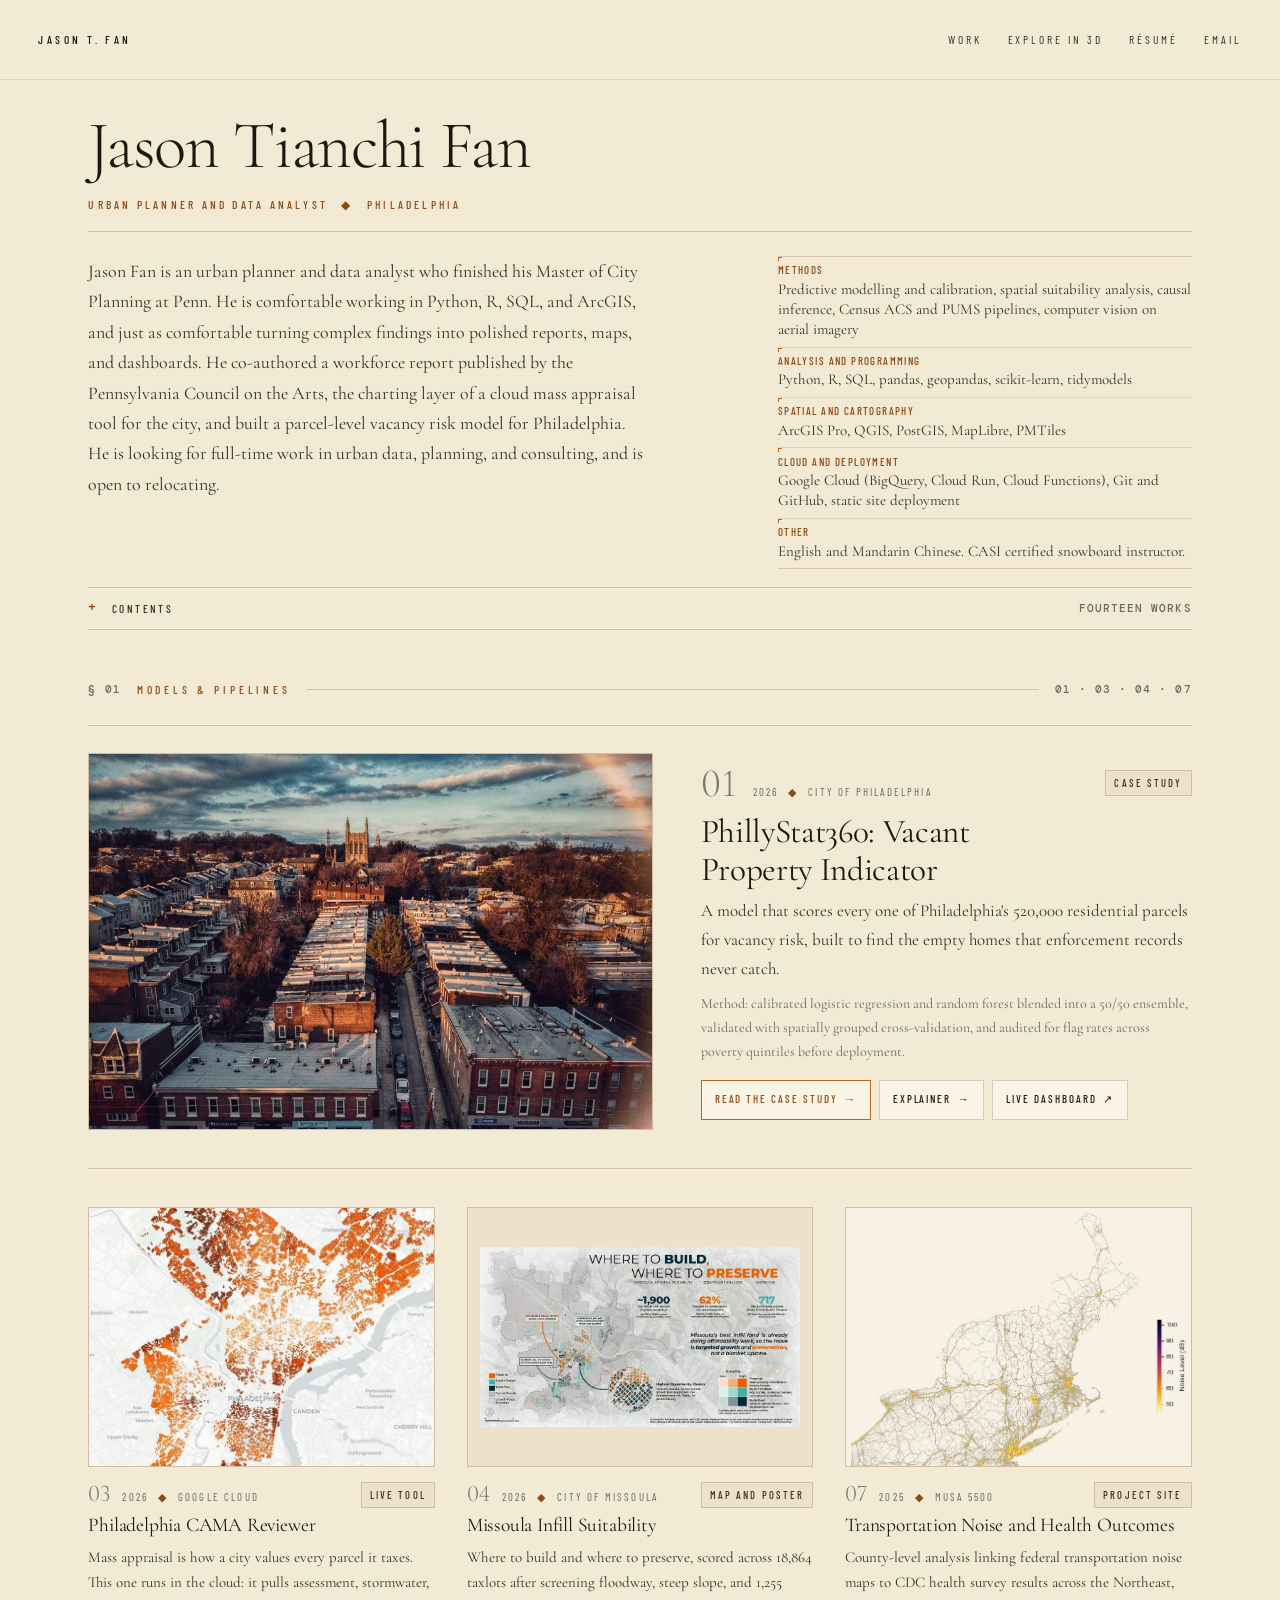
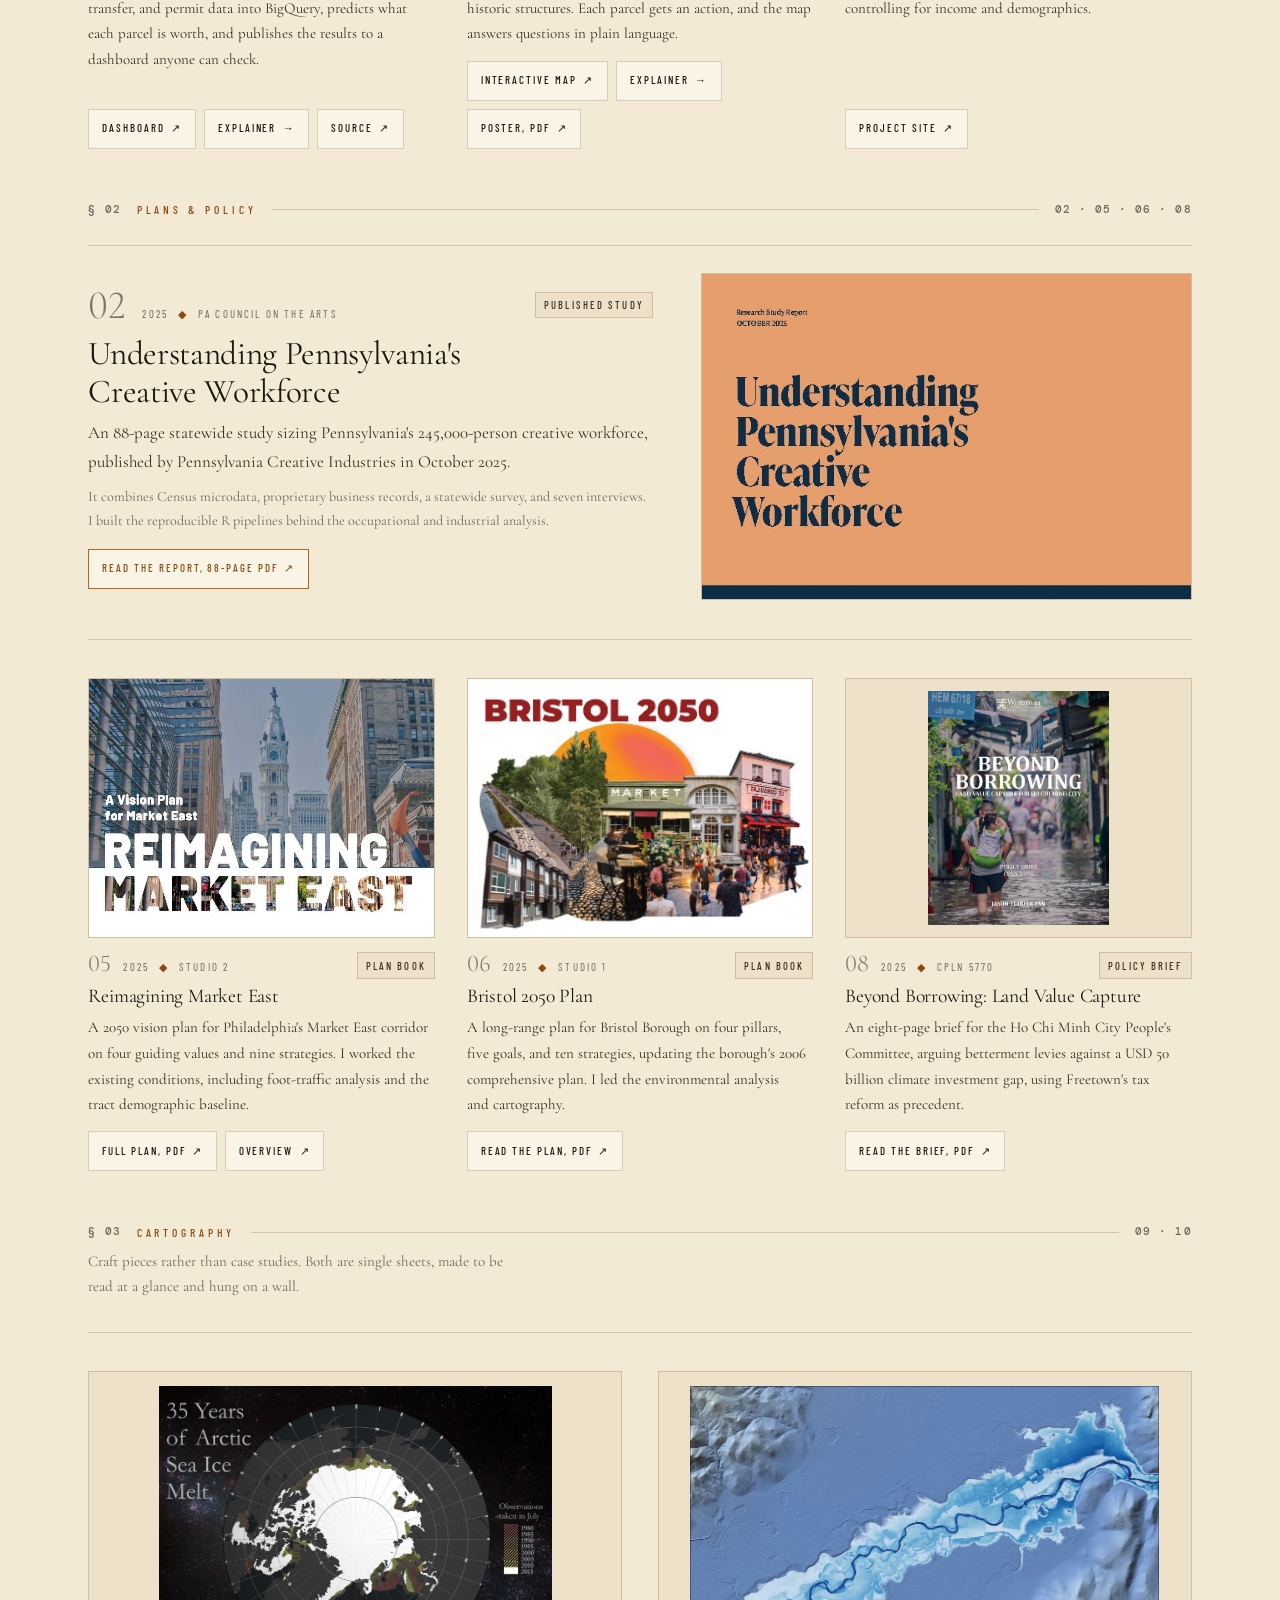
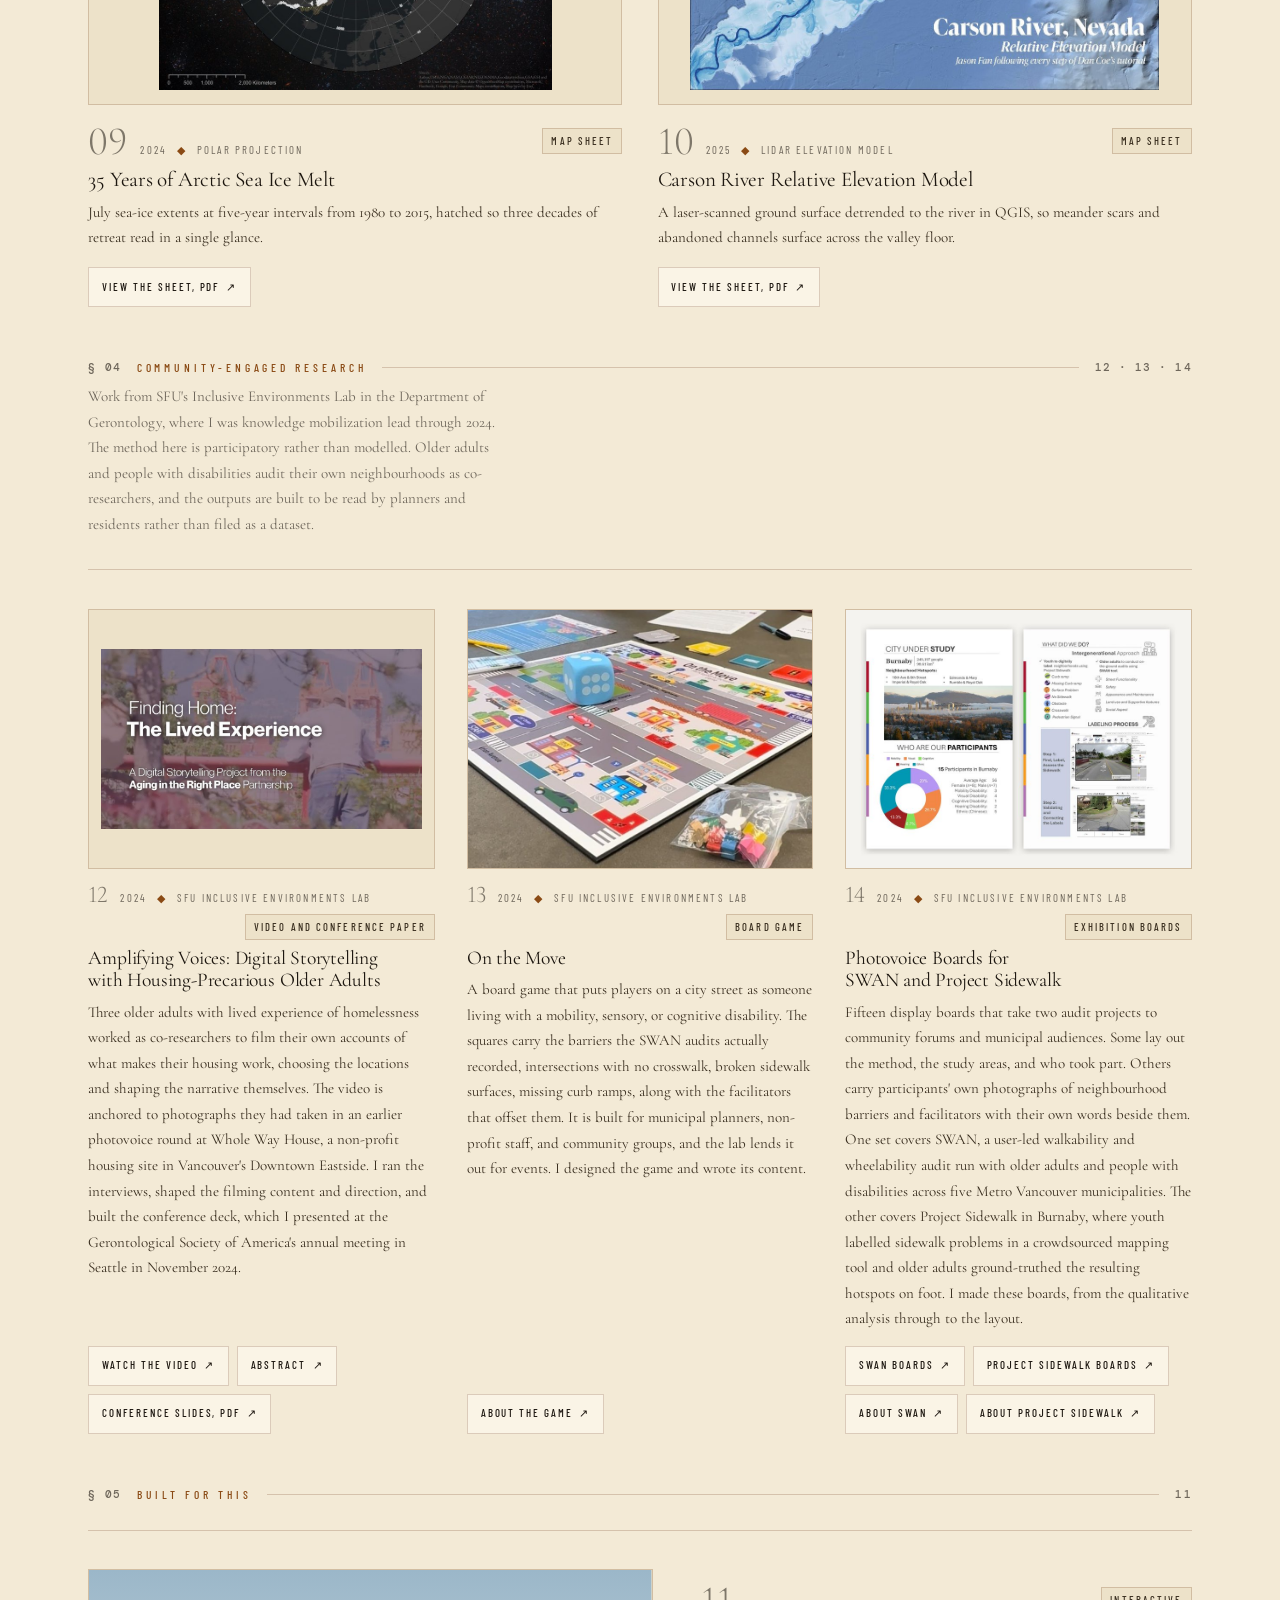
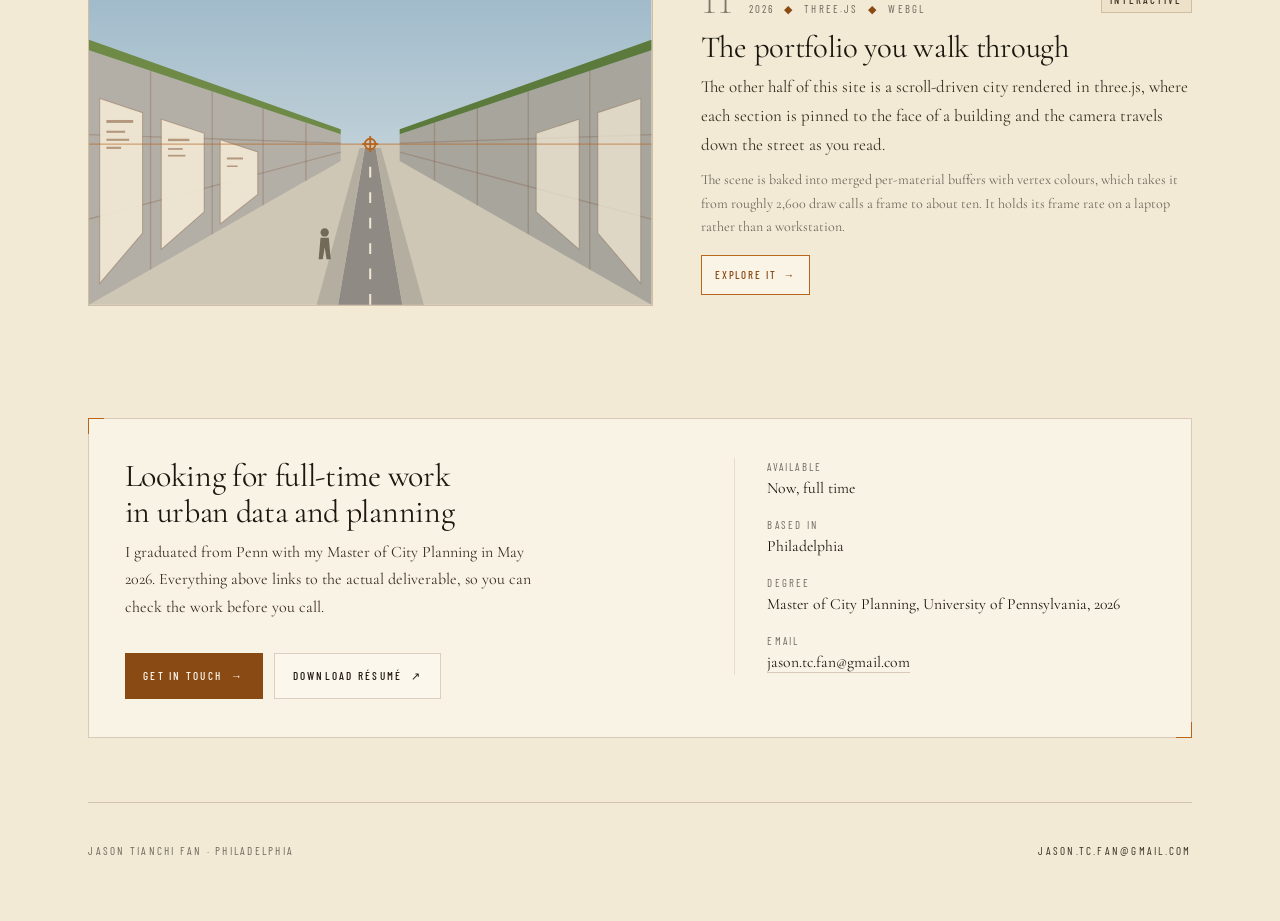
<file: index.html>
<!DOCTYPE html>
<html lang="en">
<head>
<meta charset="UTF-8">
<meta name="viewport" content="width=device-width, initial-scale=1.0">
<title>Jason Tianchi Fan &mdash; Urban planner and data analyst, Philadelphia</title>
<meta name="description" content="Jason Tianchi Fan is an urban planner and data analyst in Philadelphia. Geospatial modelling, reproducible data pipelines, and maps and reports built for public agencies.">
<link rel="preconnect" href="https://fonts.googleapis.com">
<link rel="preconnect" href="https://fonts.gstatic.com" crossorigin>
<link href="https://fonts.googleapis.com/css2?family=Cormorant+Garamond:ital,wght@0,300;0,400;0,500;0,600;1,300;1,400&family=Barlow+Condensed:wght@300;400;500;600&family=DM+Mono:wght@300;400&display=swap" rel="stylesheet">
<link rel="stylesheet" href="page.css?v=20260824a">
</head>
<body>

<a class="skip" href="#work">Skip to the work</a>

<header class="topbar">
  <a class="home" href="./index.html">Jason T. Fan</a>
  <nav aria-label="Primary">
    <a href="#work">Work</a>
    <a href="./explore.html">Explore in 3D</a>
    <a href="./Jason_Fan_Resume.pdf" target="_blank" rel="noopener">Résumé</a>
    <a href="mailto:jason.tc.fan@gmail.com">Email</a>
  </nav>
</header>

<div class="wrap">

  <main>

  <div class="page-head">
    <h1>Jason Tianchi Fan</h1>
    <p class="role">Urban planner and data analyst <span class="dot">◆</span> Philadelphia</p>
    <p class="standfirst">Jason Fan is an urban planner and data analyst who finished his Master of City Planning at Penn. He is comfortable working in Python, R, SQL, and ArcGIS, and just as comfortable turning complex findings into polished reports, maps, and dashboards. He co-authored a workforce report published by the Pennsylvania Council on the Arts, the charting layer of a cloud mass appraisal tool for the city, and built a parcel-level vacancy risk model for Philadelphia. He is looking for full-time work in urban data, planning, and consulting, and is open to relocating.</p>

    <div class="stat-row idx-stats idx-stats--caps">
      <div class="stat">
        <div class="cap-k">Methods</div>
        <div class="cap-v">Predictive modelling and calibration, spatial suitability analysis, causal inference, Census ACS and PUMS pipelines, computer vision on aerial imagery</div>
      </div>
      <div class="stat">
        <div class="cap-k">Analysis and programming</div>
        <div class="cap-v">Python, R, SQL, pandas, geopandas, scikit-learn, tidymodels</div>
      </div>
      <div class="stat">
        <div class="cap-k">Spatial and cartography</div>
        <div class="cap-v">ArcGIS Pro, QGIS, PostGIS, MapLibre, PMTiles</div>
      </div>
      <div class="stat">
        <div class="cap-k">Cloud and deployment</div>
        <div class="cap-v">Google Cloud (BigQuery, Cloud Run, Cloud Functions), Git and GitHub, static site deployment</div>
      </div>
      <div class="stat">
        <div class="cap-k">Other</div>
        <div class="cap-v">English and Mandarin Chinese. CASI certified snowboard instructor.</div>
      </div>
    </div>

    <details class="toc">
      <summary><span class="toc-label">Contents</span><span class="toc-count">Fourteen works</span></summary>
      <ol class="toc-list">
        <li><span class="toc-n">01</span><a href="#w01">PhillyStat360: Vacant Property Indicator</a><span class="toc-f">Case study</span></li>
        <li><span class="toc-n">02</span><a href="#w02">Understanding Pennsylvania's Creative Workforce</a><span class="toc-f">Published study</span></li>
        <li><span class="toc-n">03</span><a href="#w03">Philadelphia CAMA Reviewer</a><span class="toc-f">Live tool</span></li>
        <li><span class="toc-n">04</span><a href="#w04">Missoula Infill Suitability</a><span class="toc-f">Map and poster</span></li>
        <li><span class="toc-n">05</span><a href="#w05">Reimagining Market East</a><span class="toc-f">Plan book</span></li>
        <li><span class="toc-n">06</span><a href="#w06">Bristol 2050 Plan</a><span class="toc-f">Plan book</span></li>
        <li><span class="toc-n">07</span><a href="#w07">Transportation Noise and Health Outcomes</a><span class="toc-f">Project site</span></li>
        <li><span class="toc-n">08</span><a href="#w08">Beyond Borrowing: Land Value Capture</a><span class="toc-f">Policy brief</span></li>
        <li><span class="toc-n">09</span><a href="#w09">35 Years of Arctic Sea Ice Melt</a><span class="toc-f">Map sheet</span></li>
        <li><span class="toc-n">10</span><a href="#w10">Carson River Relative Elevation Model</a><span class="toc-f">Map sheet</span></li>
        <li><span class="toc-n">11</span><a href="#w11">The portfolio you walk through</a><span class="toc-f">Interactive</span></li>
        <li><span class="toc-n">12</span><a href="#w12">Amplifying Voices: Digital Storytelling with Housing-Precarious Older Adults</a><span class="toc-f">Video and conference paper</span></li>
        <li><span class="toc-n">13</span><a href="#w13">On the Move</a><span class="toc-f">Board game</span></li>
        <li><span class="toc-n">14</span><a href="#w14">Photovoice Boards for SWAN and Project Sidewalk</a><span class="toc-f">Exhibition boards</span></li>
      </ol>
    </details>
  </div>

  <!-- ───── MODELS & PIPELINES ───── -->
  <section class="sec" id="work" aria-labelledby="sec-01">
    <h2 class="sec-head" id="sec-01">
      <span class="sec-n">§ 01</span>
      <span>Models &amp; pipelines</span>
      <span class="sec-rule"></span>
      <span class="sec-count">01 · 03 · 04 · 07</span>
    </h2>

    <article class="feature" id="w01">
      <a class="feature-media media" href="./11_PhillyStat360_Vacant_Property/index.html">
        <img src="./thumbs/phillystat.jpg" width="900" height="674" alt="Philadelphia rowhouses seen from above, from the vacancy risk dashboard" loading="lazy">
      </a>
      <div class="feature-body">
        <div class="feature-head">
          <span class="num">01</span>
          <div class="kicker">2026 <span class="dot">◆</span> City of Philadelphia</div>
          <span class="tag">Case study</span>
        </div>
        <h3 class="item-title"><a href="./11_PhillyStat360_Vacant_Property/index.html">PhillyStat360: Vacant Property Indicator</a></h3>
        <p class="item-desc">A model that scores every one of Philadelphia's 520,000 residential parcels for vacancy risk, built to find the empty homes that enforcement records never catch.</p>
        <p class="item-method">Method: calibrated logistic regression and random forest blended into a 50/50 ensemble, validated with spatially grouped cross-validation, and audited for flag rates across poverty quintiles before deployment.</p>
        <div class="item-links">
          <a class="lead" href="./11_PhillyStat360_Vacant_Property/index.html">Read the case study <span aria-hidden="true">→</span></a>
          <a href="./11_PhillyStat360_Vacant_Property/explainer.html">Explainer <span aria-hidden="true">→</span></a>
          <a href="https://jasonfan28.github.io/Philly_vacant_property_indicator/Vacancy%20Risk%20Landing%20Page.html" target="_blank" rel="noopener">Live dashboard <span aria-hidden="true">↗</span></a>
        </div>
      </div>
    </article>

    <div class="grid-3">

      <article class="card" id="w03">
        <a class="media" href="https://weitzman-musa-geocloud.github.io/s26-team3-cama/reviewer/" target="_blank" rel="noopener">
          <img src="./thumbs/cama.jpg" width="700" height="550" alt="Choropleth map of Philadelphia parcels by assessed value" loading="lazy">
        </a>
        <div class="card-head">
          <span class="num">03</span>
          <div class="kicker">2026 <span class="dot">◆</span> Google Cloud</div>
          <span class="tag">Live tool</span>
        </div>
        <h3 class="item-title"><a href="https://weitzman-musa-geocloud.github.io/s26-team3-cama/reviewer/" target="_blank" rel="noopener">Philadelphia CAMA Reviewer</a></h3>
        <p class="item-desc">Mass appraisal is how a city values every parcel it taxes. This one runs in the cloud: it pulls assessment, stormwater, transfer, and permit data into BigQuery, predicts what each parcel is worth, and publishes the results to a dashboard anyone can check.</p>
        <div class="item-links">
          <a href="https://weitzman-musa-geocloud.github.io/s26-team3-cama/reviewer/" target="_blank" rel="noopener">Dashboard <span aria-hidden="true">↗</span></a>
          <a href="./13_Philly_CAMA_Reviewer/explainer.html">Explainer <span aria-hidden="true">→</span></a>
          <a href="https://github.com/weitzman-musa-geocloud/s26-team3-cama" target="_blank" rel="noopener">Source <span aria-hidden="true">↗</span></a>
        </div>
      </article>

      <article class="card card--sheet" id="w04">
        <a class="media" href="./15_Missoula_Infill/web_map/index.html" target="_blank" rel="noopener">
          <img src="./thumbs/missoula.jpg" width="900" height="506" alt="Bivariate suitability map of Missoula taxlots" loading="lazy">
        </a>
        <div class="card-head">
          <span class="num">04</span>
          <div class="kicker">2026 <span class="dot">◆</span> City of Missoula</div>
          <span class="tag">Map and poster</span>
        </div>
        <h3 class="item-title"><a href="./15_Missoula_Infill/web_map/index.html" target="_blank" rel="noopener">Missoula Infill Suitability</a></h3>
        <p class="item-desc">Where to build and where to preserve, scored across 18,864 taxlots after screening floodway, steep slope, and 1,255 historic structures. Each parcel gets an action, and the map answers questions in plain language.</p>
        <div class="item-links">
          <a href="./15_Missoula_Infill/web_map/index.html" target="_blank" rel="noopener">Interactive map <span aria-hidden="true">↗</span></a>
          <a href="./15_Missoula_Infill/explainer.html">Explainer <span aria-hidden="true">→</span></a>
          <a href="./15_Missoula_Infill/Missoula_Infill_Suitability.pdf" target="_blank" rel="noopener">Poster, PDF <span aria-hidden="true">↗</span></a>
        </div>
      </article>

      <article class="card" id="w07">
        <a class="media" href="https://jasonfan28.github.io/MUSA550-Final-Noise_on_health/" target="_blank" rel="noopener">
          <img src="./thumbs/noise.jpg" width="697" height="636" alt="Map of transportation noise across the northeastern United States" loading="lazy">
        </a>
        <div class="card-head">
          <span class="num">07</span>
          <div class="kicker">2025 <span class="dot">◆</span> MUSA 5500</div>
          <span class="tag">Project site</span>
        </div>
        <h3 class="item-title"><a href="https://jasonfan28.github.io/MUSA550-Final-Noise_on_health/" target="_blank" rel="noopener">Transportation Noise and Health Outcomes</a></h3>
        <p class="item-desc">County-level analysis linking federal transportation noise maps to CDC health survey results across the Northeast, controlling for income and demographics.</p>
        <div class="item-links">
          <a href="https://jasonfan28.github.io/MUSA550-Final-Noise_on_health/" target="_blank" rel="noopener">Project site <span aria-hidden="true">↗</span></a>
        </div>
      </article>

    </div>
  </section>

  <!-- ───── PLANS & POLICY ───── -->
  <section class="sec" aria-labelledby="sec-02">
    <h2 class="sec-head" id="sec-02">
      <span class="sec-n">§ 02</span>
      <span>Plans &amp; policy</span>
      <span class="sec-rule"></span>
      <span class="sec-count">02 · 05 · 06 · 08</span>
    </h2>

    <article class="feature feature--flip" id="w02">
      <a class="feature-media media" href="./08_PA_Creative_Workforce/PA_Creative_Workforce_Research_Study.pdf" target="_blank" rel="noopener">
        <img src="./thumbs/pca.jpg" width="660" height="510" alt="Cover spread of the Pennsylvania creative workforce research study" loading="lazy">
      </a>
      <div class="feature-body">
        <div class="feature-head">
          <span class="num">02</span>
          <div class="kicker">2025 <span class="dot">◆</span> PA Council on the Arts</div>
          <span class="tag">Published study</span>
        </div>
        <h3 class="item-title"><a href="./08_PA_Creative_Workforce/PA_Creative_Workforce_Research_Study.pdf" target="_blank" rel="noopener">Understanding Pennsylvania's Creative Workforce</a></h3>
        <p class="item-desc">An 88-page statewide study sizing Pennsylvania's 245,000-person creative workforce, published by Pennsylvania Creative Industries in October 2025.</p>
        <p class="item-method">It combines Census microdata, proprietary business records, a statewide survey, and seven interviews. I built the reproducible R pipelines behind the occupational and industrial analysis.</p>
        <div class="item-links">
          <a class="lead" href="./08_PA_Creative_Workforce/PA_Creative_Workforce_Research_Study.pdf" target="_blank" rel="noopener">Read the report, 88-page PDF <span aria-hidden="true">↗</span></a>
        </div>
      </div>
    </article>

    <div class="grid-3">

      <article class="card" id="w05">
        <a class="media" href="./07_Market_East_Studio2/Market_East_Vision_Plan.pdf" target="_blank" rel="noopener">
          <img src="./thumbs/market_east.jpg" width="660" height="510" alt="Cover of the Market East vision plan showing City Hall" loading="lazy">
        </a>
        <div class="card-head">
          <span class="num">05</span>
          <div class="kicker">2025 <span class="dot">◆</span> Studio 2</div>
          <span class="tag">Plan book</span>
        </div>
        <h3 class="item-title"><a href="./07_Market_East_Studio2/Market_East_Vision_Plan.pdf" target="_blank" rel="noopener">Reimagining Market East</a></h3>
        <p class="item-desc">A 2050 vision plan for Philadelphia's Market East corridor on four guiding values and nine strategies. I worked the existing conditions, including foot-traffic analysis and the tract demographic baseline.</p>
        <div class="item-links">
          <a href="./07_Market_East_Studio2/Market_East_Vision_Plan.pdf" target="_blank" rel="noopener">Full plan, PDF <span aria-hidden="true">↗</span></a>
          <a href="./07_Market_East_Studio2/Market_East_Vision_Plan_overview.pdf" target="_blank" rel="noopener">Overview <span aria-hidden="true">↗</span></a>
        </div>
      </article>

      <article class="card" id="w06">
        <a class="media" href="./02_Bristol_Climate_Resilience/Bristol_2050_Plan.pdf" target="_blank" rel="noopener">
          <img src="./thumbs/bristol.jpg" width="700" height="541" alt="Cover of the Bristol 2050 comprehensive plan" loading="lazy">
        </a>
        <div class="card-head">
          <span class="num">06</span>
          <div class="kicker">2025 <span class="dot">◆</span> Studio 1</div>
          <span class="tag">Plan book</span>
        </div>
        <h3 class="item-title"><a href="./02_Bristol_Climate_Resilience/Bristol_2050_Plan.pdf" target="_blank" rel="noopener">Bristol 2050 Plan</a></h3>
        <p class="item-desc">A long-range plan for Bristol Borough on four pillars, five goals, and ten strategies, updating the borough's 2006 comprehensive plan. I led the environmental analysis and cartography.</p>
        <div class="item-links">
          <a href="./02_Bristol_Climate_Resilience/Bristol_2050_Plan.pdf" target="_blank" rel="noopener">Read the plan, PDF <span aria-hidden="true">↗</span></a>
        </div>
      </article>

      <article class="card card--sheet" id="w08">
        <a class="media" href="./01_HCMC_Land_Value_Capture/HCMC_Land_Value_Capture_Brief.pdf" target="_blank" rel="noopener">
          <img src="./thumbs/hcmc.jpg" width="433" height="560" alt="Cover of the Beyond Borrowing land value capture policy brief" loading="lazy">
        </a>
        <div class="card-head">
          <span class="num">08</span>
          <div class="kicker">2025 <span class="dot">◆</span> CPLN 5770</div>
          <span class="tag">Policy brief</span>
        </div>
        <h3 class="item-title"><a href="./01_HCMC_Land_Value_Capture/HCMC_Land_Value_Capture_Brief.pdf" target="_blank" rel="noopener">Beyond Borrowing: Land Value Capture</a></h3>
        <p class="item-desc">An eight-page brief for the Ho Chi Minh City People's Committee, arguing betterment levies against a USD 50 billion climate investment gap, using Freetown's tax reform as precedent.</p>
        <div class="item-links">
          <a href="./01_HCMC_Land_Value_Capture/HCMC_Land_Value_Capture_Brief.pdf" target="_blank" rel="noopener">Read the brief, PDF <span aria-hidden="true">↗</span></a>
        </div>
      </article>

    </div>
  </section>

  <!-- ───── CARTOGRAPHY ───── -->
  <section class="sec" aria-labelledby="sec-03">
    <h2 class="sec-head" id="sec-03">
      <span class="sec-n">§ 03</span>
      <span>Cartography</span>
      <span class="sec-rule"></span>
      <span class="sec-count">09 · 10</span>
    </h2>
    <p class="sec-note">Craft pieces rather than case studies. Both are single sheets, made to be read at a glance and hung on a wall.</p>

    <div class="plates">

      <article class="plate" id="w09">
        <a class="media" href="./12_Arctic_Sea_Ice_Map/Arctic_Sea_Ice_Melt.pdf" target="_blank" rel="noopener">
          <img src="./thumbs/arctic.jpg" width="900" height="695" alt="Polar projection map of Arctic sea ice extents from 1980 to 2015" loading="lazy">
        </a>
        <div class="card-head">
          <span class="num">09</span>
          <div class="kicker">2024 <span class="dot">◆</span> Polar projection</div>
          <span class="tag">Map sheet</span>
        </div>
        <h3 class="item-title"><a href="./12_Arctic_Sea_Ice_Map/Arctic_Sea_Ice_Melt.pdf" target="_blank" rel="noopener">35 Years of Arctic Sea Ice Melt</a></h3>
        <p class="item-desc">July sea-ice extents at five-year intervals from 1980 to 2015, hatched so three decades of retreat read in a single glance.</p>
        <div class="item-links">
          <a href="./12_Arctic_Sea_Ice_Map/Arctic_Sea_Ice_Melt.pdf" target="_blank" rel="noopener">View the sheet, PDF <span aria-hidden="true">↗</span></a>
        </div>
      </article>

      <article class="plate" id="w10">
        <a class="media" href="./14_Carson_River_REM/Carson_River_REM.pdf" target="_blank" rel="noopener">
          <img src="./thumbs/carson_rem.jpg" width="1000" height="647" alt="Relative elevation model of the Carson River showing meander scars in blue" loading="lazy">
        </a>
        <div class="card-head">
          <span class="num">10</span>
          <div class="kicker">2025 <span class="dot">◆</span> Lidar elevation model</div>
          <span class="tag">Map sheet</span>
        </div>
        <h3 class="item-title"><a href="./14_Carson_River_REM/Carson_River_REM.pdf" target="_blank" rel="noopener">Carson River Relative Elevation Model</a></h3>
        <p class="item-desc">A laser-scanned ground surface detrended to the river in QGIS, so meander scars and abandoned channels surface across the valley floor.</p>
        <div class="item-links">
          <a href="./14_Carson_River_REM/Carson_River_REM.pdf" target="_blank" rel="noopener">View the sheet, PDF <span aria-hidden="true">↗</span></a>
        </div>
      </article>

    </div>
  </section>

  <!-- ───── COMMUNITY-ENGAGED RESEARCH ───── -->
  <section class="sec" aria-labelledby="sec-04">
    <h2 class="sec-head" id="sec-04">
      <span class="sec-n">§ 04</span>
      <span>Community-engaged research</span>
      <span class="sec-rule"></span>
      <span class="sec-count">12 · 13 · 14</span>
    </h2>
    <p class="sec-note">Work from SFU's Inclusive Environments Lab in the Department of Gerontology, where I was knowledge mobilization lead through 2024. The method here is participatory rather than modelled. Older adults and people with disabilities audit their own neighbourhoods as co-researchers, and the outputs are built to be read by planners and residents rather than filed as a dataset.</p>

    <div class="grid-3">

      <article class="card card--sheet" id="w12">
        <a class="media" href="https://www.youtube.com/watch?v=JvmtA1DVINI" target="_blank" rel="noopener">
          <img src="./thumbs/airp.jpg" width="900" height="506" alt="A man leaning on a railing above the Vancouver waterfront, from the digital storytelling video" loading="lazy">
        </a>
        <div class="card-head">
          <span class="num">12</span>
          <div class="kicker">2024 <span class="dot">◆</span> SFU Inclusive Environments Lab</div>
          <span class="tag">Video and conference paper</span>
        </div>
        <h3 class="item-title"><a href="https://www.youtube.com/watch?v=JvmtA1DVINI" target="_blank" rel="noopener">Amplifying Voices: Digital Storytelling with Housing-Precarious Older Adults</a></h3>
        <p class="item-desc">Three older adults with lived experience of homelessness worked as co-researchers to film their own accounts of what makes their housing work, choosing the locations and shaping the narrative themselves. The video is anchored to photographs they had taken in an earlier photovoice round at Whole Way House, a non-profit housing site in Vancouver's Downtown Eastside. I ran the interviews, shaped the filming content and direction, and built the conference deck, which I presented at the Gerontological Society of America's annual meeting in Seattle in November 2024.</p>
        <div class="item-links">
          <a href="https://www.youtube.com/watch?v=JvmtA1DVINI" target="_blank" rel="noopener">Watch the video <span aria-hidden="true">↗</span></a>
          <a href="https://www.sfu.ca/airp/research/ConferencePresentations/digitalstory.html" target="_blank" rel="noopener">Abstract <span aria-hidden="true">↗</span></a>
          <a href="https://www.sfu.ca/content/sfu/airp/research/ConferencePresentations/digitalstory/_jcr_content/main_content/download/file.res/GSA2024-DigitalStorytelling.pdf" target="_blank" rel="noopener">Conference slides, PDF <span aria-hidden="true">↗</span></a>
        </div>
      </article>

      <article class="card" id="w13">
        <a class="media" href="https://www.sfu.ca/inclusive-environments-lab/community-outreach-and-impact/knowledge-mobilization-tools/on-the-move-game.html" target="_blank" rel="noopener">
          <img src="./thumbs/onthemove.jpg" width="900" height="589" alt="The On the Move game board laid out on a table with an oversized die and playing pieces" loading="lazy">
        </a>
        <div class="card-head">
          <span class="num">13</span>
          <div class="kicker">2024 <span class="dot">◆</span> SFU Inclusive Environments Lab</div>
          <span class="tag">Board game</span>
        </div>
        <h3 class="item-title"><a href="https://www.sfu.ca/inclusive-environments-lab/community-outreach-and-impact/knowledge-mobilization-tools/on-the-move-game.html" target="_blank" rel="noopener">On the Move</a></h3>
        <p class="item-desc">A board game that puts players on a city street as someone living with a mobility, sensory, or cognitive disability. The squares carry the barriers the SWAN audits actually recorded, intersections with no crosswalk, broken sidewalk surfaces, missing curb ramps, along with the facilitators that offset them. It is built for municipal planners, non-profit staff, and community groups, and the lab lends it out for events. I designed the game and wrote its content.</p>
        <div class="item-links">
          <a href="https://www.sfu.ca/inclusive-environments-lab/community-outreach-and-impact/knowledge-mobilization-tools/on-the-move-game.html" target="_blank" rel="noopener">About the game <span aria-hidden="true">↗</span></a>
        </div>
      </article>

      <article class="card" id="w14">
        <a class="media" href="https://www.sfu.ca/inclusive-environments-lab/community-outreach-and-impact/knowledge-mobilization-tools/photovoice-boards/swan-photovoice-boards.html" target="_blank" rel="noopener">
          <img src="./thumbs/photovoice.jpg" width="900" height="604" alt="Two research display boards side by side, one showing Burnaby participant demographics and one showing the sidewalk labelling process" loading="lazy">
        </a>
        <div class="card-head">
          <span class="num">14</span>
          <div class="kicker">2024 <span class="dot">◆</span> SFU Inclusive Environments Lab</div>
          <span class="tag">Exhibition boards</span>
        </div>
        <h3 class="item-title"><a href="https://www.sfu.ca/inclusive-environments-lab/community-outreach-and-impact/knowledge-mobilization-tools/photovoice-boards/swan-photovoice-boards.html" target="_blank" rel="noopener">Photovoice Boards for SWAN and Project Sidewalk</a></h3>
        <p class="item-desc">Fifteen display boards that take two audit projects to community forums and municipal audiences. Some lay out the method, the study areas, and who took part. Others carry participants' own photographs of neighbourhood barriers and facilitators with their own words beside them. One set covers SWAN, a user-led walkability and wheelability audit run with older adults and people with disabilities across five Metro Vancouver municipalities. The other covers Project Sidewalk in Burnaby, where youth labelled sidewalk problems in a crowdsourced mapping tool and older adults ground-truthed the resulting hotspots on foot. I made these boards, from the qualitative analysis through to the layout.</p>
        <div class="item-links">
          <a href="https://www.sfu.ca/inclusive-environments-lab/community-outreach-and-impact/knowledge-mobilization-tools/photovoice-boards/swan-photovoice-boards.html" target="_blank" rel="noopener">SWAN boards <span aria-hidden="true">↗</span></a>
          <a href="https://www.sfu.ca/inclusive-environments-lab/community-outreach-and-impact/knowledge-mobilization-tools/photovoice-boards/project-sidewalk-photovoice-boards.html" target="_blank" rel="noopener">Project Sidewalk boards <span aria-hidden="true">↗</span></a>
          <a href="https://www.sfu.ca/inclusive-environments-lab/core-projects/swan-project.html" target="_blank" rel="noopener">About SWAN <span aria-hidden="true">↗</span></a>
          <a href="https://www.sfu.ca/inclusive-environments-lab/core-projects/project-sidewalk.html" target="_blank" rel="noopener">About Project Sidewalk <span aria-hidden="true">↗</span></a>
        </div>
      </article>

    </div>
  </section>

  <!-- ───── THE SITE ITSELF ───── -->
  <section class="sec" aria-labelledby="sec-05">
    <h2 class="sec-head" id="sec-05">
      <span class="sec-n">§ 05</span>
      <span>Built for this</span>
      <span class="sec-rule"></span>
      <span class="sec-count">11</span>
    </h2>

    <article class="colophon" id="w11">
      <a class="colophon-art" href="./explore.html" aria-label="Explore the portfolio in 3D">
        <svg viewBox="0 0 420 250" aria-hidden="true">
          <defs>
            <linearGradient id="sky" x1="0" y1="0" x2="0" y2="1">
              <stop offset="0" stop-color="#9bb7c9"/>
              <stop offset="1" stop-color="#dfe6e4"/>
            </linearGradient>
          </defs>
          <rect x="0" y="0" width="420" height="250" fill="url(#sky)"/>
          <rect x="0" y="130" width="420" height="120" fill="#cfc7b5"/>

          <!-- road receding to the vanishing point -->
          <path d="M186 250 L206 133 L214 133 L234 250 Z" fill="#8f8b84"/>
          <path d="M170 250 L202 133 L206 133 L186 250 Z" fill="#b4aea1"/>
          <path d="M234 250 L214 133 L218 133 L250 250 Z" fill="#b4aea1"/>
          <line x1="210" y1="250" x2="210" y2="138" stroke="#efe7d3" stroke-width="1.5" stroke-dasharray="8 11"/>

          <!-- left street wall, one-point perspective -->
          <path d="M0 60 L188 122.7 L188 142.6 L0 250 Z" fill="#b3afa6"/>
          <path d="M0 52 L188 119 L188 122.7 L0 60 Z" fill="#6e8a46"/>
          <g stroke="#6e3a1a" stroke-opacity="0.22" stroke-width="1" fill="none">
            <line x1="46" y1="75.3" x2="46" y2="223.7"/>
            <line x1="92" y1="90.7" x2="92" y2="197.4"/>
            <line x1="130" y1="103.3" x2="130" y2="175.7"/>
            <line x1="162" y1="114" x2="162" y2="157.4"/>
            <line x1="0" y1="123" x2="188" y2="129.3"/>
            <line x1="0" y1="186" x2="188" y2="136"/>
          </g>
          <!-- sections pinned to the building faces, which is what the scene does -->
          <g fill="#f3ead6" fill-opacity="0.9" stroke="#6e3a1a" stroke-opacity="0.3" stroke-width="0.8">
            <path d="M8 96 L40 106.6 L40 196.4 L8 234 Z"/>
            <path d="M54 111.4 L86 122 L86 180.6 L54 208.6 Z"/>
            <path d="M98 126.8 L126 135.9 L126 167.6 L98 189.6 Z"/>
          </g>
          <g fill="#6e3a1a" fill-opacity="0.45">
            <rect x="13" y="112" width="20" height="2.2"/><rect x="13" y="120" width="14" height="1.6"/>
            <rect x="13" y="126" width="17" height="1.6"/><rect x="13" y="132" width="11" height="1.6"/>
            <rect x="59" y="126" width="16" height="1.8"/><rect x="59" y="133" width="11" height="1.3"/>
            <rect x="59" y="138" width="13" height="1.3"/>
            <rect x="103" y="140" width="12" height="1.5"/><rect x="103" y="146" width="8" height="1.1"/>
          </g>

          <!-- right street wall -->
          <path d="M420 60 L232 122.7 L232 142.6 L420 250 Z" fill="#a8a59d"/>
          <path d="M420 52 L232 119 L232 122.7 L420 60 Z" fill="#5c7a3c"/>
          <g stroke="#6e3a1a" stroke-opacity="0.22" stroke-width="1" fill="none">
            <line x1="374" y1="75.3" x2="374" y2="223.7"/>
            <line x1="328" y1="90.7" x2="328" y2="197.4"/>
            <line x1="290" y1="103.3" x2="290" y2="175.7"/>
            <line x1="258" y1="114" x2="258" y2="157.4"/>
            <line x1="420" y1="123" x2="232" y2="129.3"/>
            <line x1="420" y1="186" x2="232" y2="136"/>
          </g>
          <g fill="#f3ead6" fill-opacity="0.72" stroke="#6e3a1a" stroke-opacity="0.26" stroke-width="0.8">
            <path d="M412 96 L380 106.6 L380 196.4 L412 234 Z"/>
            <path d="M366 111.4 L334 122 L334 180.6 L366 208.6 Z"/>
          </g>

          <!-- figure on the pavement, for scale -->
          <g fill="#3a2f20" fill-opacity="0.62">
            <circle cx="176" cy="196" r="3.1"/>
            <path d="M172.9 200 h6.2 l1.4 16 h-3.1 l-1.4 -9 l-1.4 9 h-3.1 Z"/>
          </g>

          <!-- drafting marks: horizon and vanishing point -->
          <line x1="0" y1="130" x2="420" y2="130" stroke="#b8651e" stroke-opacity="0.55" stroke-width="1"/>
          <circle cx="210" cy="130" r="4" fill="none" stroke="#b8651e" stroke-width="1.4"/>
          <line x1="204" y1="130" x2="216" y2="130" stroke="#b8651e" stroke-width="1.4"/>
          <line x1="210" y1="124" x2="210" y2="136" stroke="#b8651e" stroke-width="1.4"/>
        </svg>
      </a>
      <div class="colophon-body">
        <div class="feature-head">
          <span class="num">11</span>
          <div class="kicker">2026 <span class="dot">◆</span> three.js <span class="dot">◆</span> WebGL</div>
          <span class="tag">Interactive</span>
        </div>
        <h3 class="item-title"><a href="./explore.html">The portfolio you walk through</a></h3>
        <p class="item-desc">The other half of this site is a scroll-driven city rendered in three.js, where each section is pinned to the face of a building and the camera travels down the street as you read.</p>
        <p class="item-method">The scene is baked into merged per-material buffers with vertex colours, which takes it from roughly 2,600 draw calls a frame to about ten. It holds its frame rate on a laptop rather than a workstation.</p>
        <div class="item-links">
          <a class="lead" href="./explore.html">Explore it <span aria-hidden="true">→</span></a>
        </div>
      </div>
    </article>
  </section>

  <!-- ───── CLOSING ───── -->
  <div class="cta-band">
    <div class="cta-main">
      <h2>Looking for full-time work in urban data and planning</h2>
      <p>I graduated from Penn with my Master of City Planning in May 2026. Everything above links to the actual deliverable, so you can check the work before you call.</p>
      <div class="btn-row">
        <a class="btn primary" href="mailto:jason.tc.fan@gmail.com">Get in touch <span aria-hidden="true">→</span></a>
        <a class="btn" href="./Jason_Fan_Resume.pdf" target="_blank" rel="noopener">Download résumé <span aria-hidden="true">↗</span></a>
      </div>
    </div>
    <dl class="cta-facts">
      <div><dt>Available</dt><dd>Now, full time</dd></div>
      <div><dt>Based in</dt><dd>Philadelphia</dd></div>
      <div><dt>Degree</dt><dd>Master of City Planning, University of Pennsylvania, 2026</dd></div>
      <div><dt>Email</dt><dd><a href="mailto:jason.tc.fan@gmail.com">jason.tc.fan@gmail.com</a></dd></div>
    </dl>
  </div>

  </main>

  <footer class="page-foot">
    <span>Jason Tianchi Fan · Philadelphia</span>
    <span><a href="mailto:jason.tc.fan@gmail.com">jason.tc.fan@gmail.com</a></span>
  </footer>

</div>

</body>
</html>
</file>
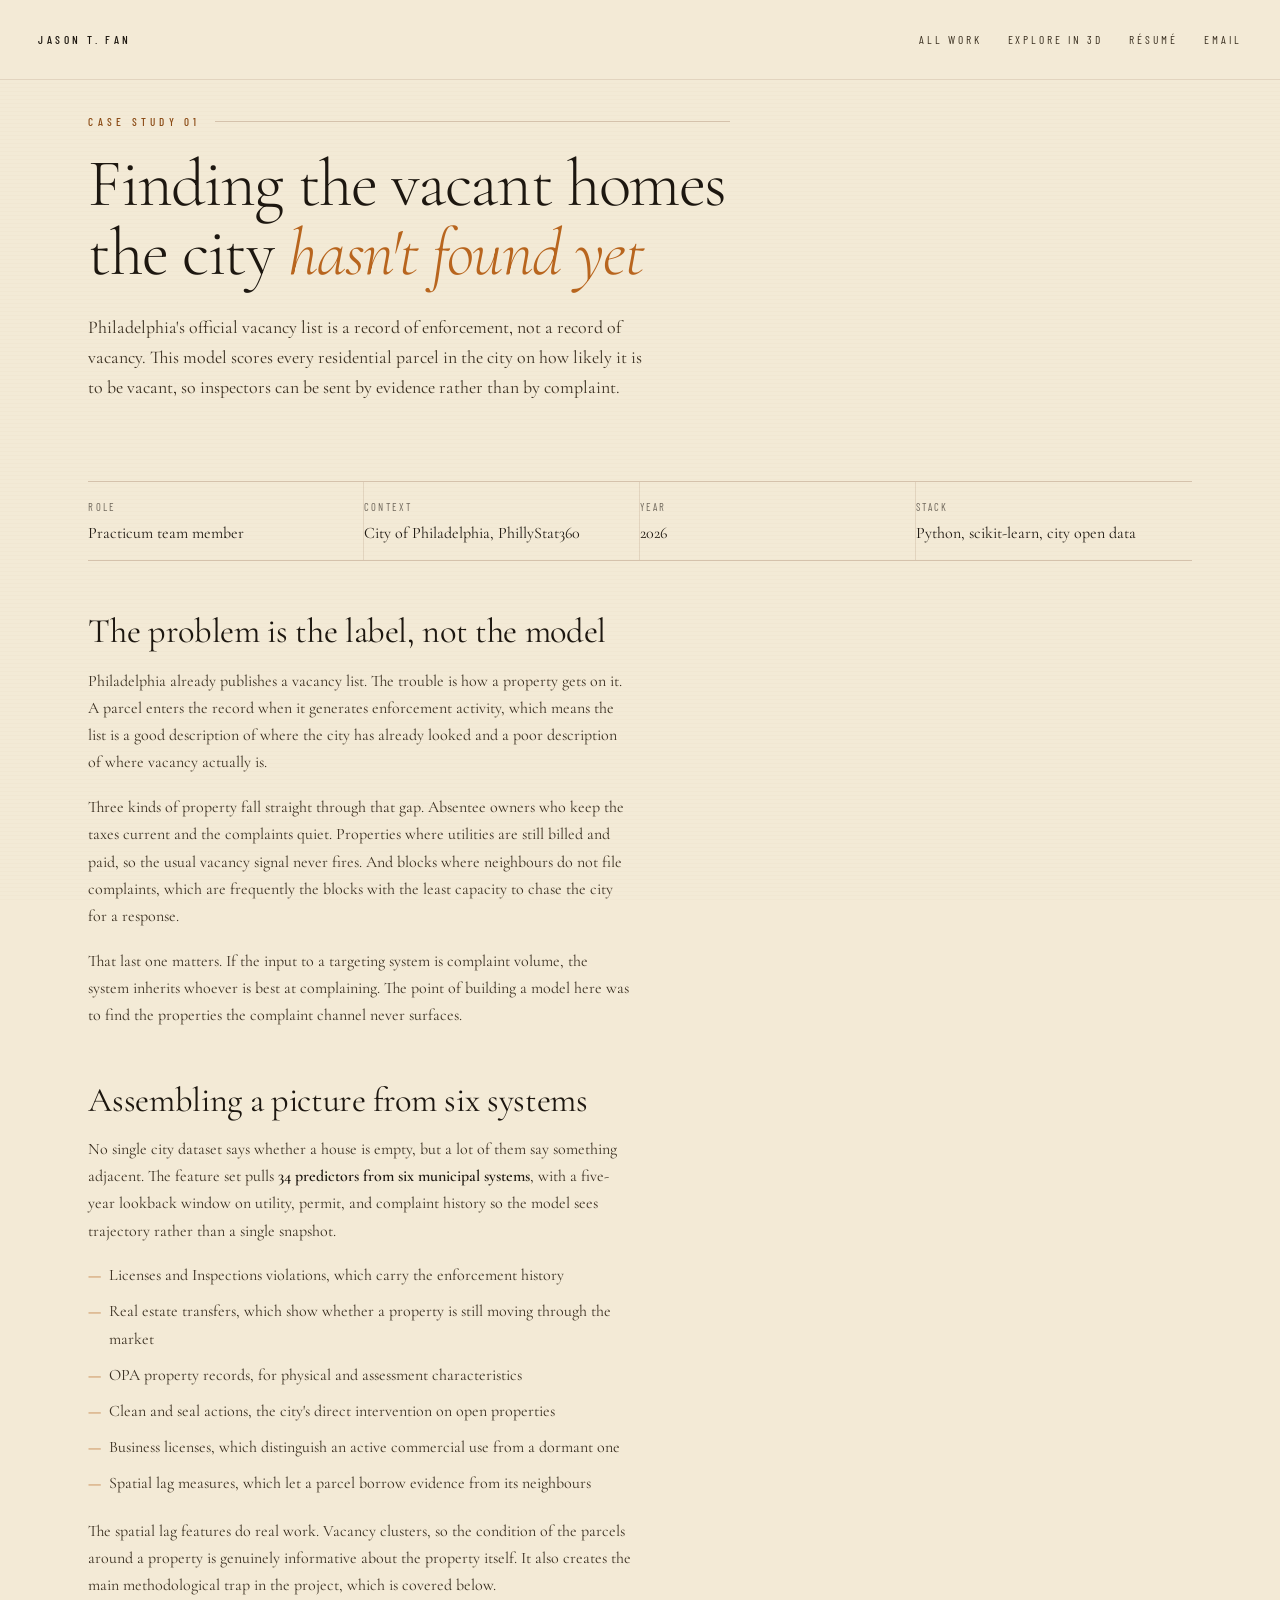
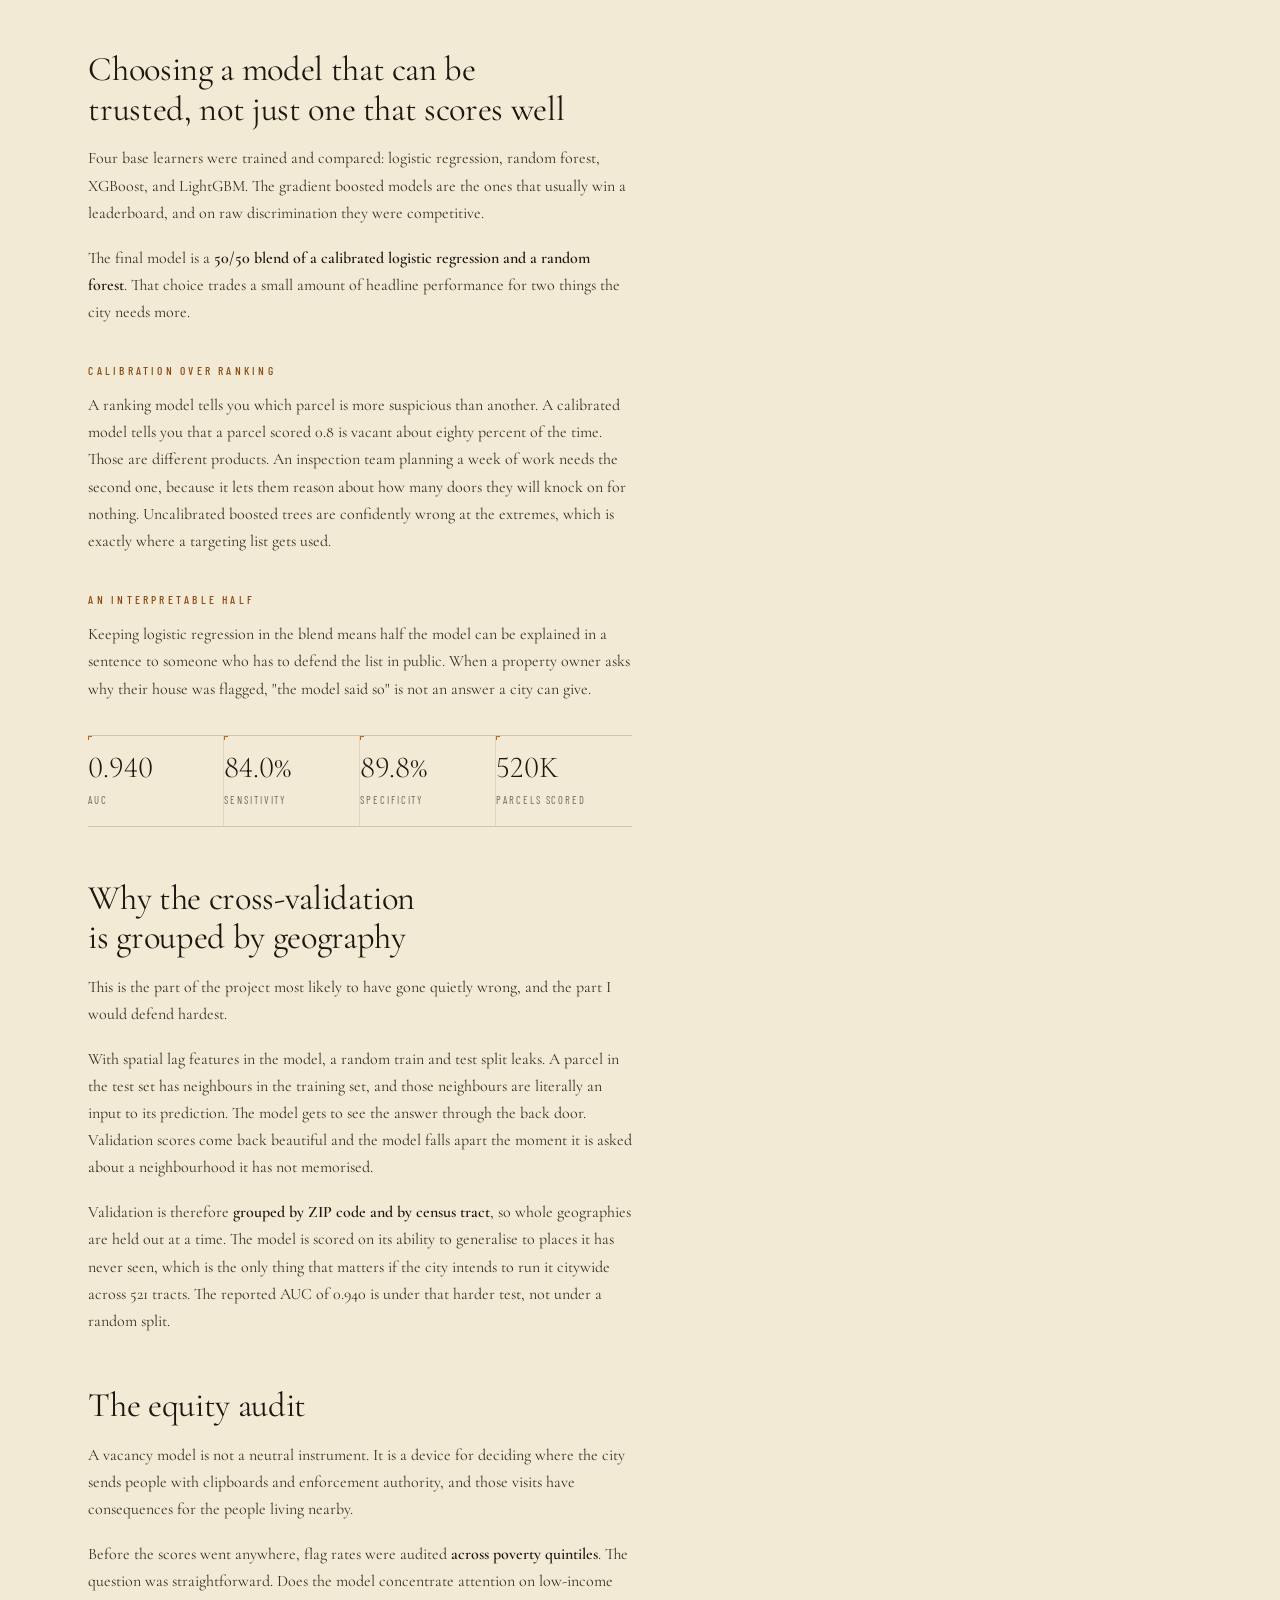
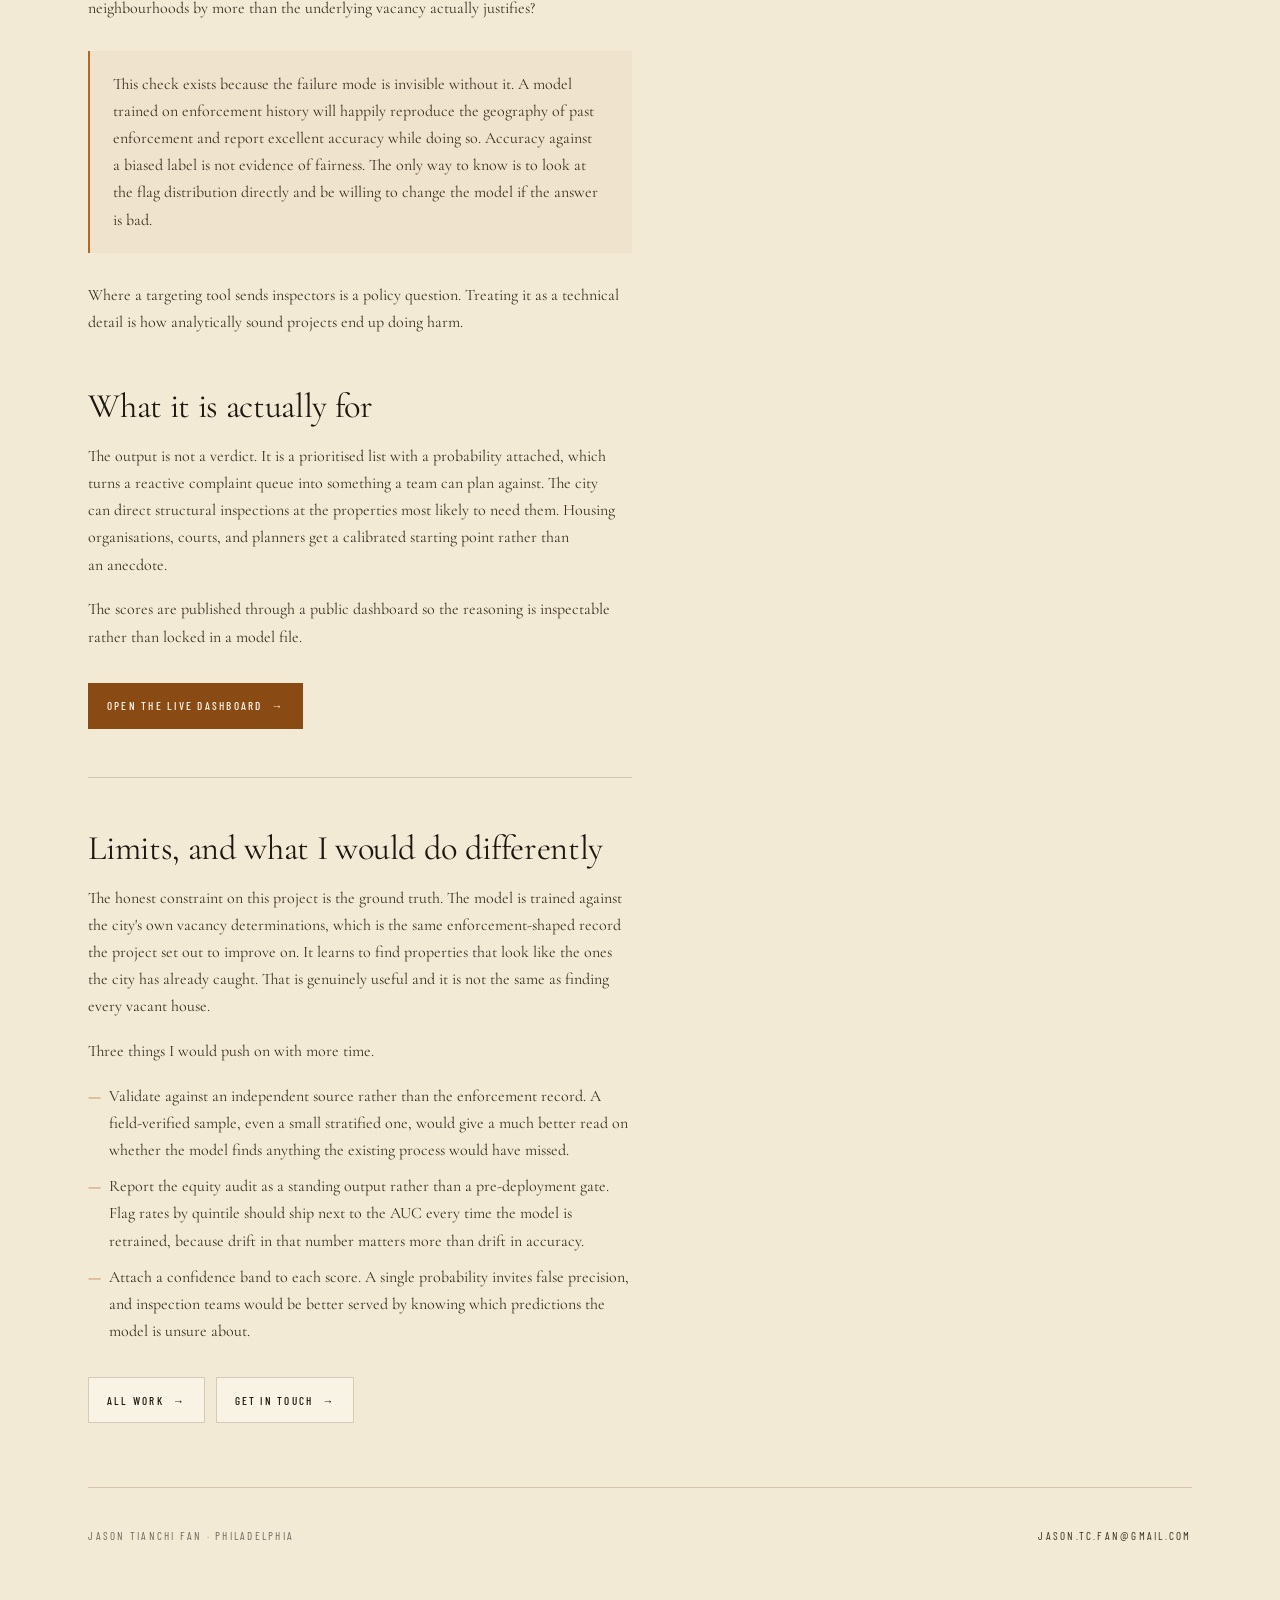
<file: 11_PhillyStat360_Vacant_Property/index.html>
<!DOCTYPE html>
<html lang="en">
<head>
<meta charset="UTF-8">
<meta name="viewport" content="width=device-width, initial-scale=1.0">
<title>PhillyStat360: Vacant Property Indicator — Jason Tianchi Fan</title>
<meta name="description" content="A parcel-level vacancy risk model across Philadelphia's 520,000 residential parcels, built to find vacant homes that enforcement records miss, with an equity audit before deployment.">
<link rel="preconnect" href="https://fonts.googleapis.com">
<link rel="preconnect" href="https://fonts.gstatic.com" crossorigin>
<link href="https://fonts.googleapis.com/css2?family=Cormorant+Garamond:ital,wght@0,300;0,400;0,500;0,600;1,300;1,400&family=Barlow+Condensed:wght@300;400;500;600&family=DM+Mono:wght@300;400&display=swap" rel="stylesheet">
<link rel="stylesheet" href="../page.css?v=20260727n">
</head>
<body>

<header class="topbar">
  <a class="home" href="../index.html">Jason T. Fan</a>
  <nav>
    <a href="../index.html">All work</a>
    <a href="../explore.html">Explore in 3D</a>
    <a href="../Jason_Fan_Resume.pdf" target="_blank" rel="noopener">Résumé</a>
    <a href="mailto:jason.tc.fan@gmail.com">Email</a>
  </nav>
</header>

<div class="wrap">

  <div class="page-head">
    <div class="eyebrow">Case Study 01</div>
    <h1>Finding the vacant homes the city <em>hasn't found yet</em></h1>
    <p class="standfirst">Philadelphia's official vacancy list is a record of enforcement, not a record of vacancy. This model scores every residential parcel in the city on how likely it is to be vacant, so inspectors can be sent by evidence rather than by complaint.</p>
  </div>

  <div class="meta-strip">
    <div class="meta-cell">
      <div class="meta-k">Role</div>
      <div class="meta-v">Practicum team member</div>
    </div>
    <div class="meta-cell">
      <div class="meta-k">Context</div>
      <div class="meta-v">City of Philadelphia, PhillyStat360</div>
    </div>
    <div class="meta-cell">
      <div class="meta-k">Year</div>
      <div class="meta-v">2026</div>
    </div>
    <div class="meta-cell">
      <div class="meta-k">Stack</div>
      <div class="meta-v">Python, scikit-learn, city open data</div>
    </div>
  </div>

  <div class="measure">

    <h2>The problem is the label, not the model</h2>
    <p>Philadelphia already publishes a vacancy list. The trouble is how a property gets on it. A parcel enters the record when it generates enforcement activity, which means the list is a good description of where the city has already looked and a poor description of where vacancy actually is.</p>
    <p>Three kinds of property fall straight through that gap. Absentee owners who keep the taxes current and the complaints quiet. Properties where utilities are still billed and paid, so the usual vacancy signal never fires. And blocks where neighbours do not file complaints, which are frequently the blocks with the least capacity to chase the city for a response.</p>
    <p>That last one matters. If the input to a targeting system is complaint volume, the system inherits whoever is best at complaining. The point of building a model here was to find the properties the complaint channel never surfaces.</p>

    <h2>Assembling a picture from six systems</h2>
    <p>No single city dataset says whether a house is empty, but a lot of them say something adjacent. The feature set pulls <strong>34 predictors from six municipal systems</strong>, with a five-year lookback window on utility, permit, and complaint history so the model sees trajectory rather than a single snapshot.</p>
    <ul class="body-list">
      <li>Licenses and Inspections violations, which carry the enforcement history</li>
      <li>Real estate transfers, which show whether a property is still moving through the market</li>
      <li>OPA property records, for physical and assessment characteristics</li>
      <li>Clean and seal actions, the city's direct intervention on open properties</li>
      <li>Business licenses, which distinguish an active commercial use from a dormant one</li>
      <li>Spatial lag measures, which let a parcel borrow evidence from its neighbours</li>
    </ul>
    <p>The spatial lag features do real work. Vacancy clusters, so the condition of the parcels around a property is genuinely informative about the property itself. It also creates the main methodological trap in the project, which is covered below.</p>

    <h2>Choosing a model that can be trusted, not just one that scores well</h2>
    <p>Four base learners were trained and compared: logistic regression, random forest, XGBoost, and LightGBM. The gradient boosted models are the ones that usually win a leaderboard, and on raw discrimination they were competitive.</p>
    <p>The final model is a <strong>50/50 blend of a calibrated logistic regression and a random forest</strong>. That choice trades a small amount of headline performance for two things the city needs more.</p>

    <h3>Calibration over ranking</h3>
    <p>A ranking model tells you which parcel is more suspicious than another. A calibrated model tells you that a parcel scored 0.8 is vacant about eighty percent of the time. Those are different products. An inspection team planning a week of work needs the second one, because it lets them reason about how many doors they will knock on for nothing. Uncalibrated boosted trees are confidently wrong at the extremes, which is exactly where a targeting list gets used.</p>

    <h3>An interpretable half</h3>
    <p>Keeping logistic regression in the blend means half the model can be explained in a sentence to someone who has to defend the list in public. When a property owner asks why their house was flagged, "the model said so" is not an answer a city can give.</p>

    <div class="stat-row">
      <div class="stat"><div class="stat-n">0.940</div><div class="stat-l">AUC</div></div>
      <div class="stat"><div class="stat-n">84.0%</div><div class="stat-l">Sensitivity</div></div>
      <div class="stat"><div class="stat-n">89.8%</div><div class="stat-l">Specificity</div></div>
      <div class="stat"><div class="stat-n">520K</div><div class="stat-l">Parcels scored</div></div>
    </div>

    <h2>Why the cross-validation is grouped by geography</h2>
    <p>This is the part of the project most likely to have gone quietly wrong, and the part I would defend hardest.</p>
    <p>With spatial lag features in the model, a random train and test split leaks. A parcel in the test set has neighbours in the training set, and those neighbours are literally an input to its prediction. The model gets to see the answer through the back door. Validation scores come back beautiful and the model falls apart the moment it is asked about a neighbourhood it has not memorised.</p>
    <p>Validation is therefore <strong>grouped by ZIP code and by census tract</strong>, so whole geographies are held out at a time. The model is scored on its ability to generalise to places it has never seen, which is the only thing that matters if the city intends to run it citywide across 521 tracts. The reported AUC of 0.940 is under that harder test, not under a random split.</p>

    <h2>The equity audit</h2>
    <p>A vacancy model is not a neutral instrument. It is a device for deciding where the city sends people with clipboards and enforcement authority, and those visits have consequences for the people living nearby.</p>
    <p>Before the scores went anywhere, flag rates were audited <strong>across poverty quintiles</strong>. The question was straightforward. Does the model concentrate attention on low-income neighbourhoods by more than the underlying vacancy actually justifies?</p>
    <div class="callout">
      <p>This check exists because the failure mode is invisible without it. A model trained on enforcement history will happily reproduce the geography of past enforcement and report excellent accuracy while doing so. Accuracy against a biased label is not evidence of fairness. The only way to know is to look at the flag distribution directly and be willing to change the model if the answer is bad.</p>
    </div>
    <p>Where a targeting tool sends inspectors is a policy question. Treating it as a technical detail is how analytically sound projects end up doing harm.</p>

    <h2>What it is actually for</h2>
    <p>The output is not a verdict. It is a prioritised list with a probability attached, which turns a reactive complaint queue into something a team can plan against. The city can direct structural inspections at the properties most likely to need them. Housing organisations, courts, and planners get a calibrated starting point rather than an anecdote.</p>
    <p>The scores are published through a public dashboard so the reasoning is inspectable rather than locked in a model file.</p>

    <div class="btn-row">
      <a class="btn primary" href="https://jasonfan28.github.io/Philly_vacant_property_indicator/Vacancy%20Risk%20Landing%20Page.html" target="_blank" rel="noopener">Open the live dashboard <span>→</span></a>
    </div>

    <hr class="rule">

    <h2>Limits, and what I would do differently</h2>
    <p>The honest constraint on this project is the ground truth. The model is trained against the city's own vacancy determinations, which is the same enforcement-shaped record the project set out to improve on. It learns to find properties that look like the ones the city has already caught. That is genuinely useful and it is not the same as finding every vacant house.</p>
    <p>Three things I would push on with more time.</p>
    <ul class="body-list">
      <li>Validate against an independent source rather than the enforcement record. A field-verified sample, even a small stratified one, would give a much better read on whether the model finds anything the existing process would have missed.</li>
      <li>Report the equity audit as a standing output rather than a pre-deployment gate. Flag rates by quintile should ship next to the AUC every time the model is retrained, because drift in that number matters more than drift in accuracy.</li>
      <li>Attach a confidence band to each score. A single probability invites false precision, and inspection teams would be better served by knowing which predictions the model is unsure about.</li>
    </ul>

    <div class="btn-row">
      <a class="btn" href="../index.html">All work <span>→</span></a>
      <a class="btn" href="mailto:jason.tc.fan@gmail.com">Get in touch <span>→</span></a>
    </div>

  </div>

  <div class="page-foot">
    <span>Jason Tianchi Fan · Philadelphia</span>
    <span><a href="mailto:jason.tc.fan@gmail.com">jason.tc.fan@gmail.com</a></span>
  </div>

</div>

</body>
</html>
</file>
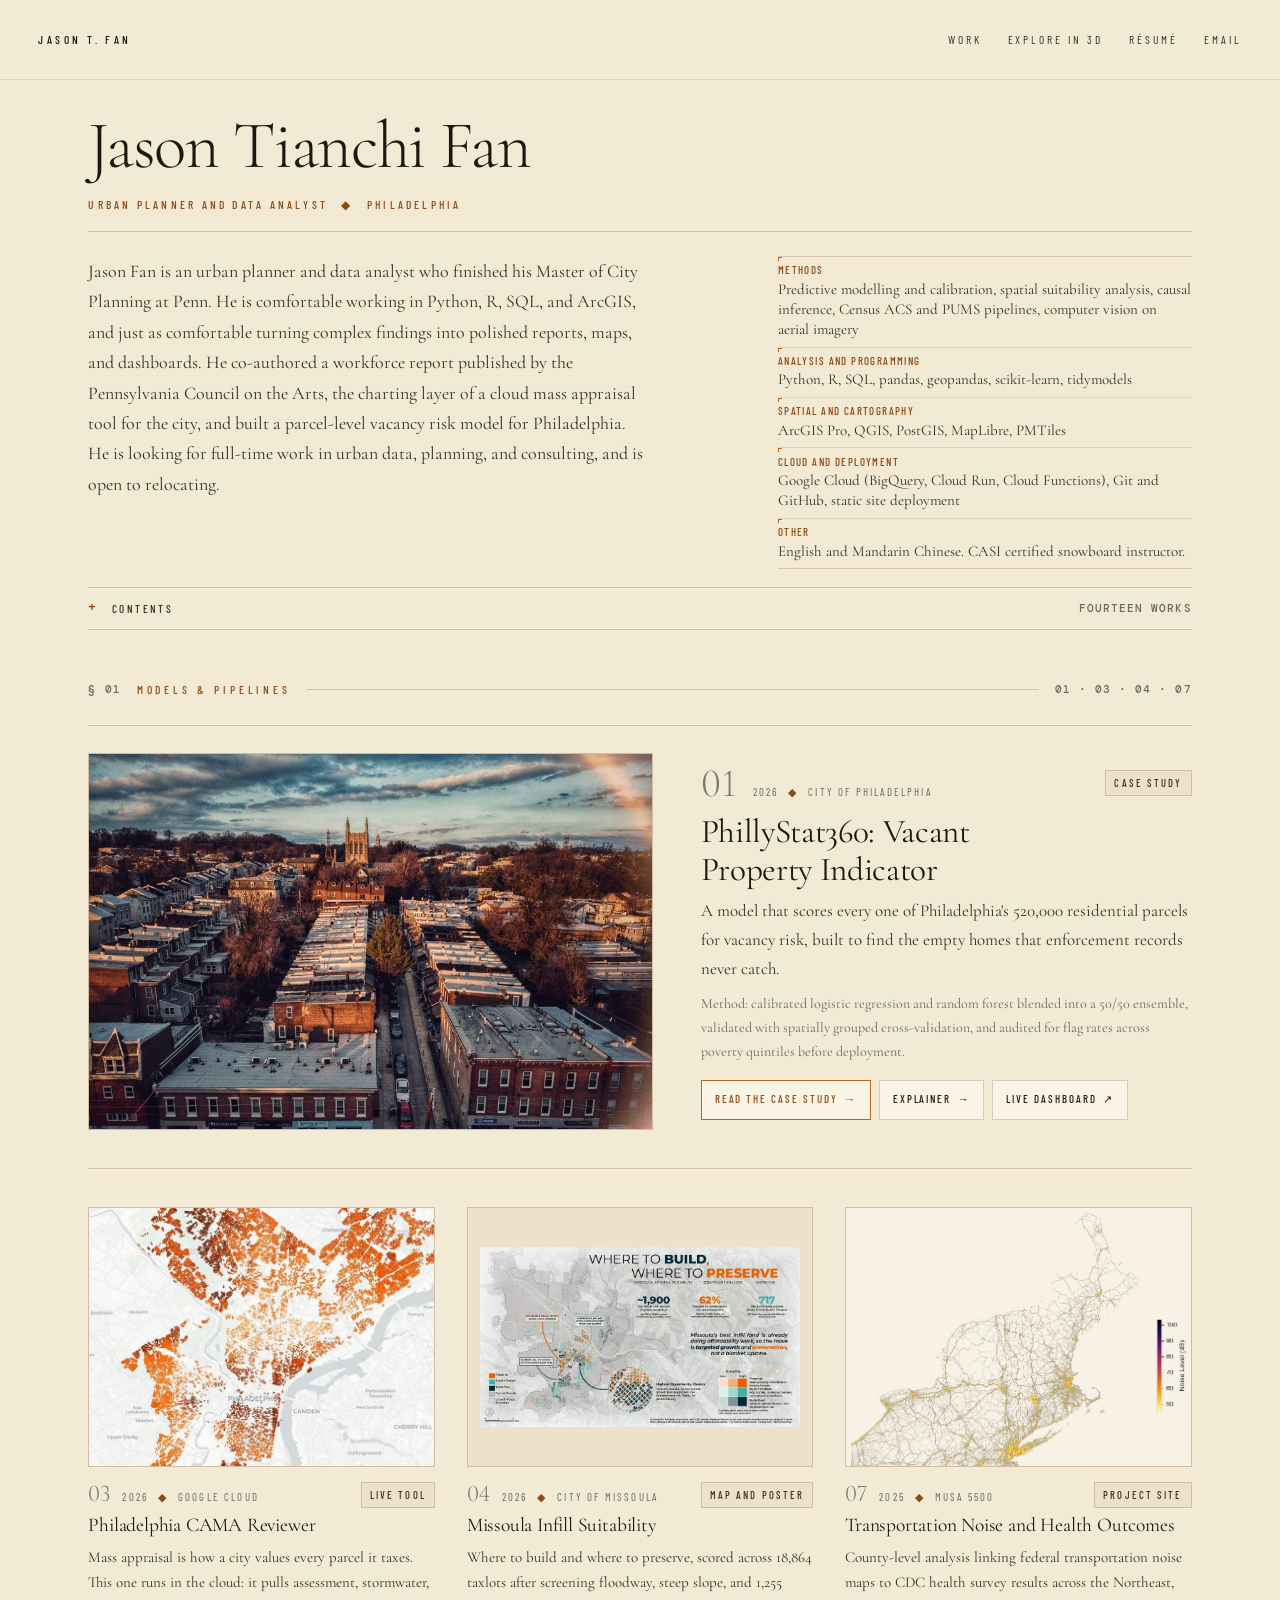
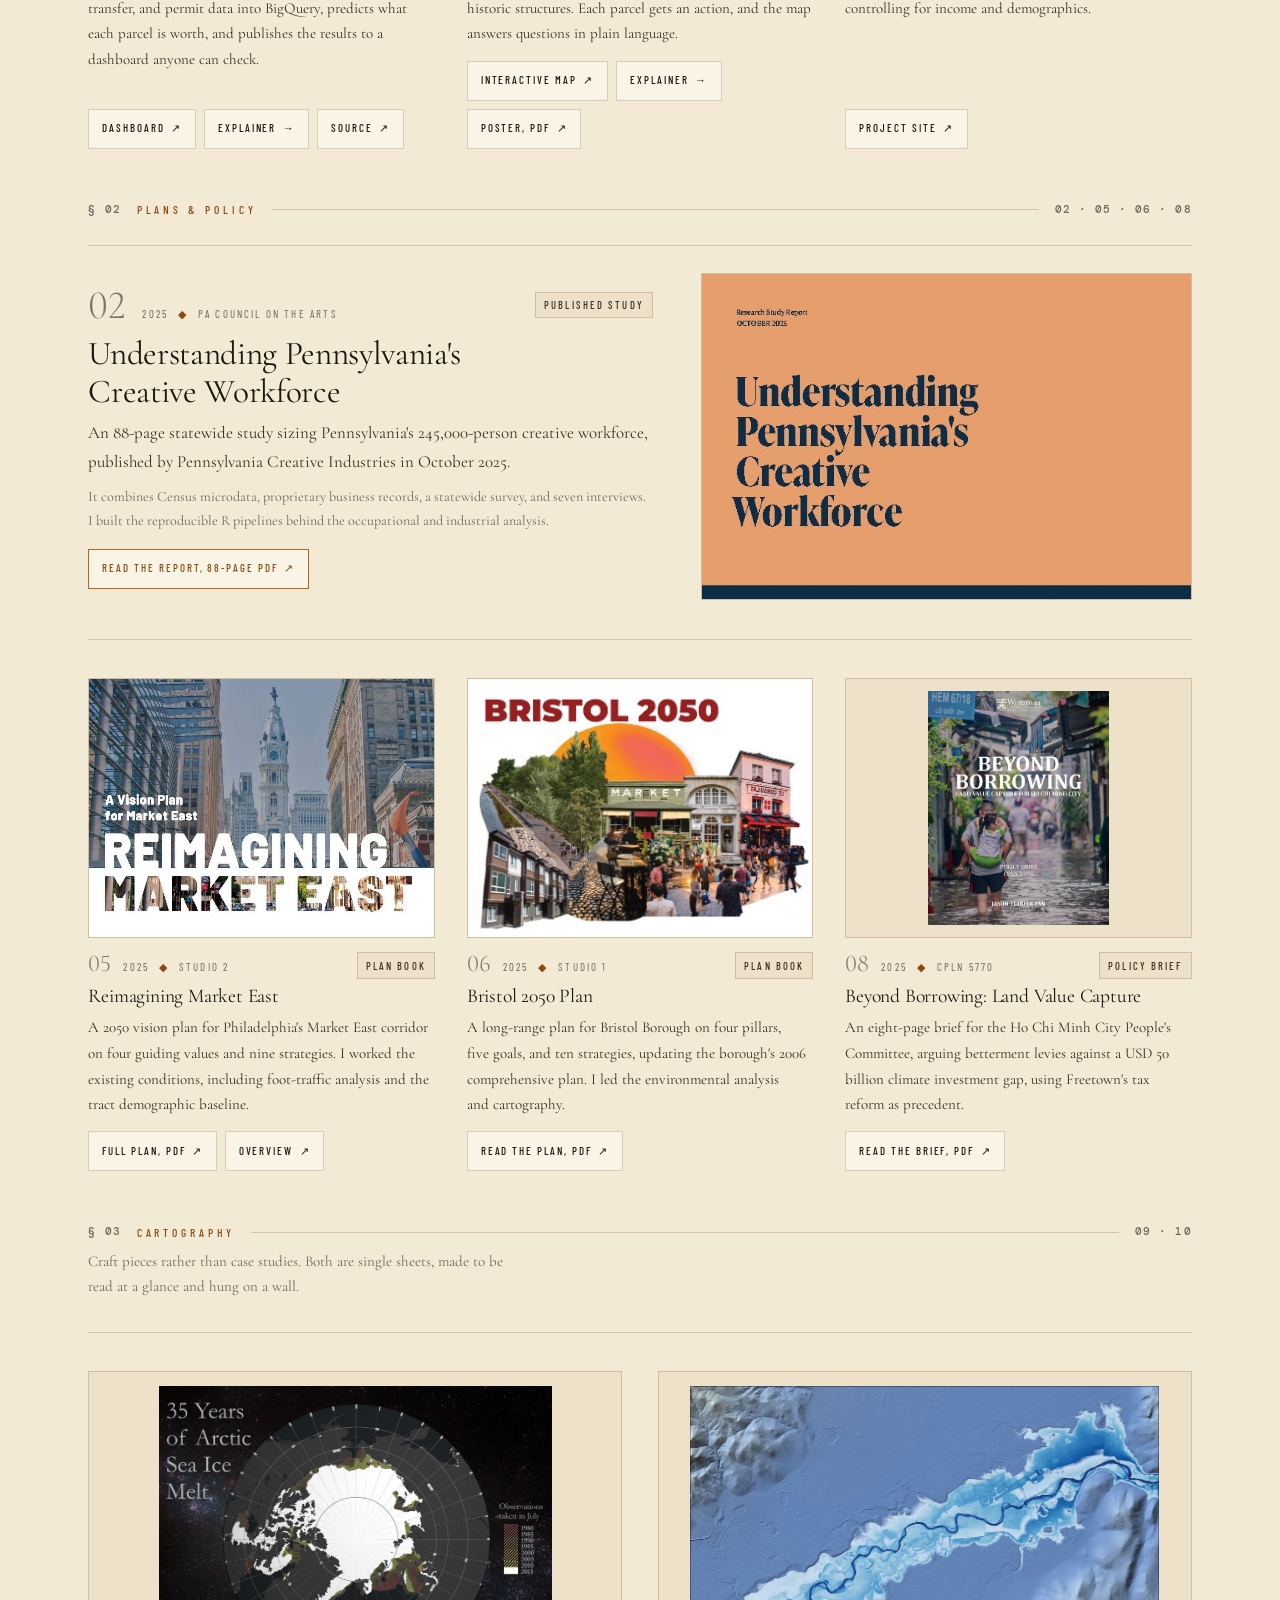
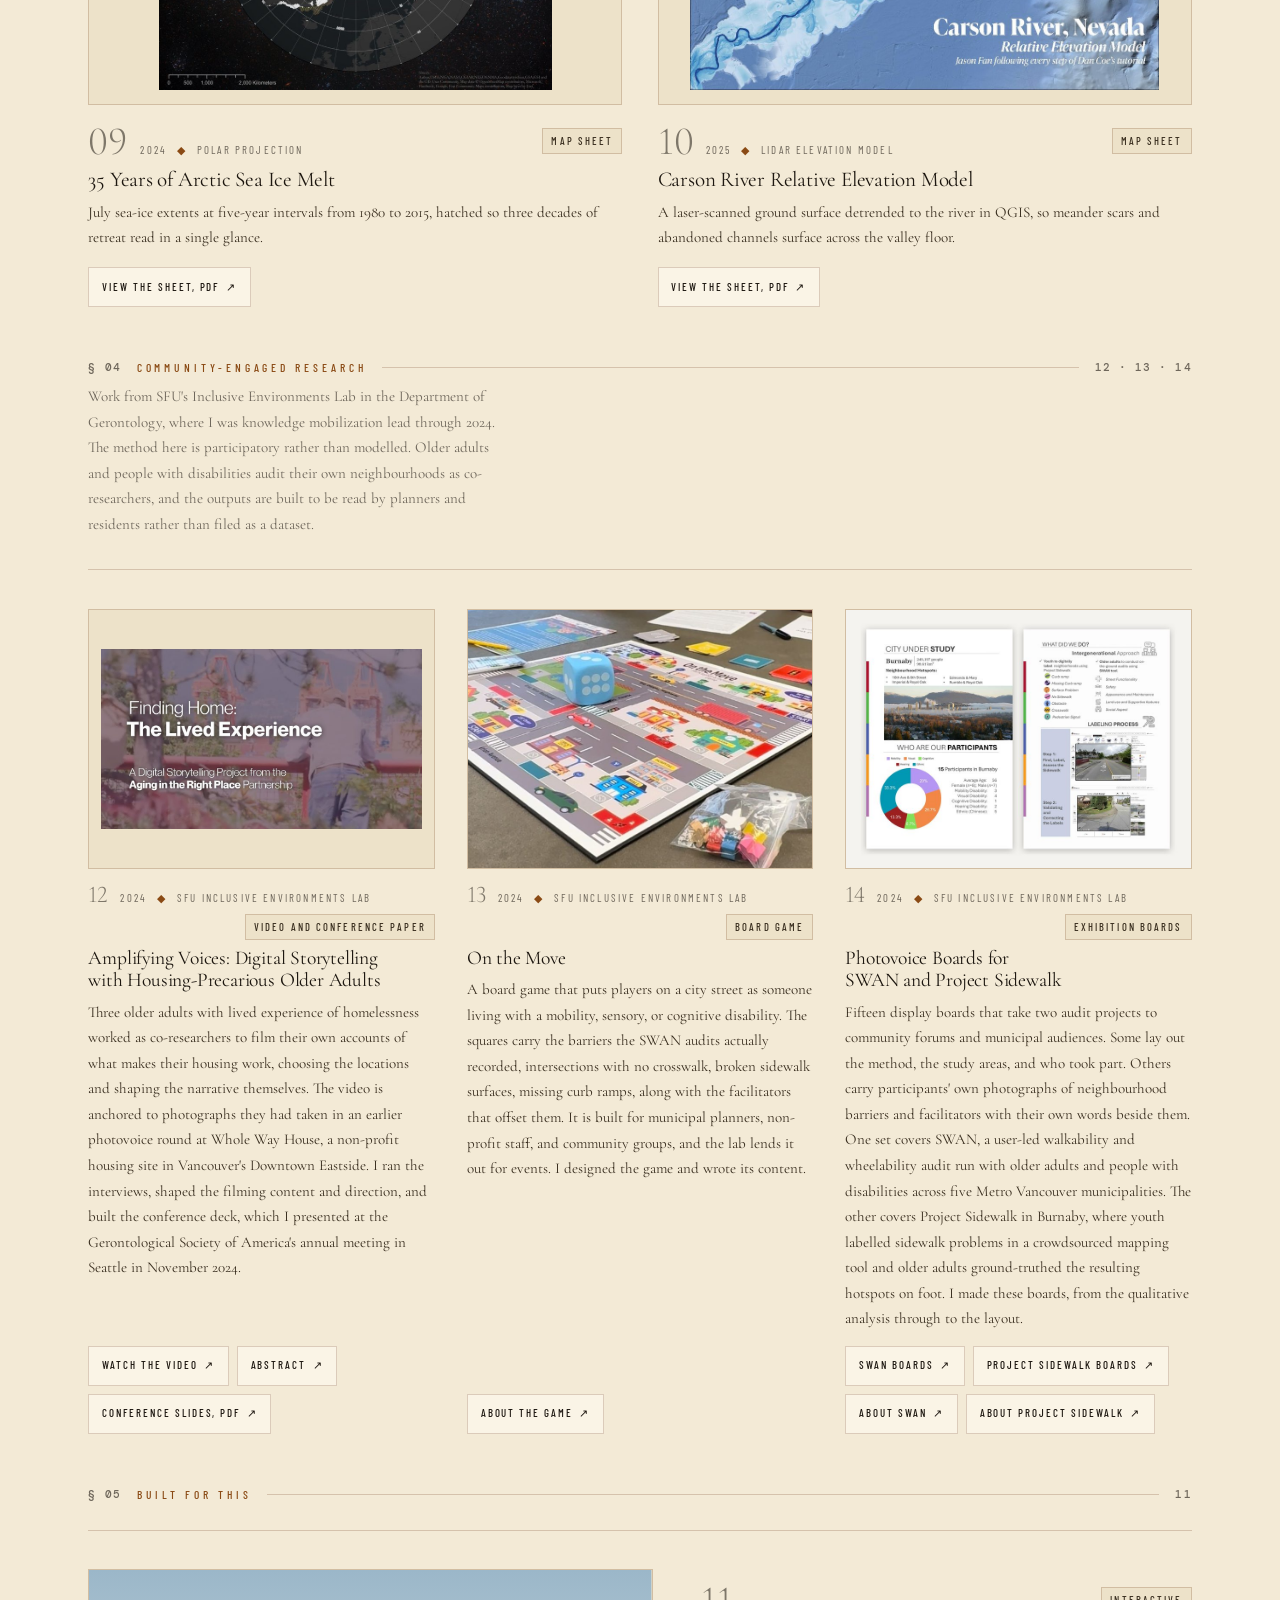
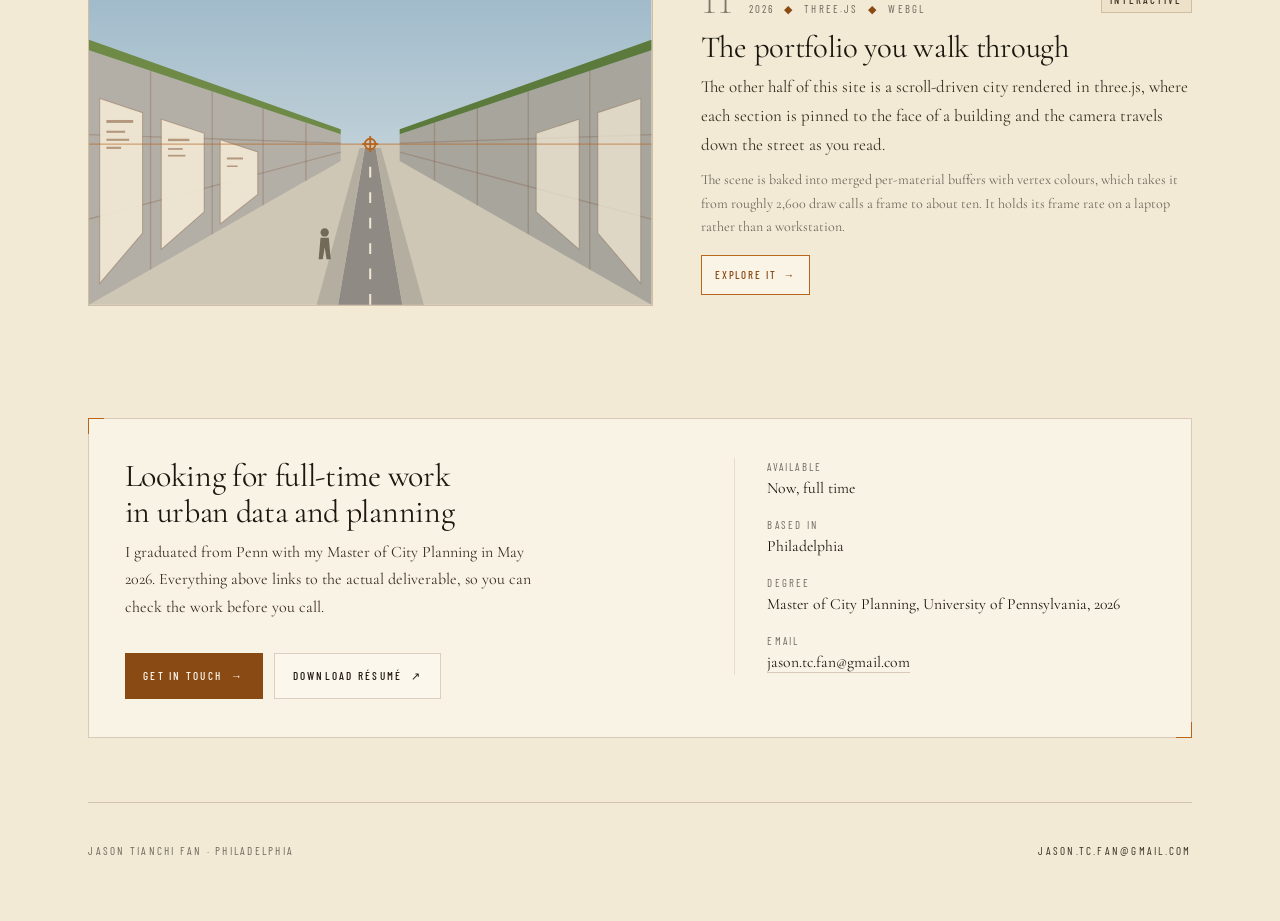
<file: work.html>
<!DOCTYPE html>
<html lang="en">
<head>
<meta charset="UTF-8">
<title>Selected Work — Jason Tianchi Fan</title>
<link rel="canonical" href="https://jasonfan28.github.io/portfolio/">
<meta http-equiv="refresh" content="0; url=./index.html">
<meta name="robots" content="noindex">
</head>
<body>
<p>This page moved to <a href="./index.html">the work index</a>.</p>
<script>location.replace('./index.html');</script>
</body>
</html>
</file>
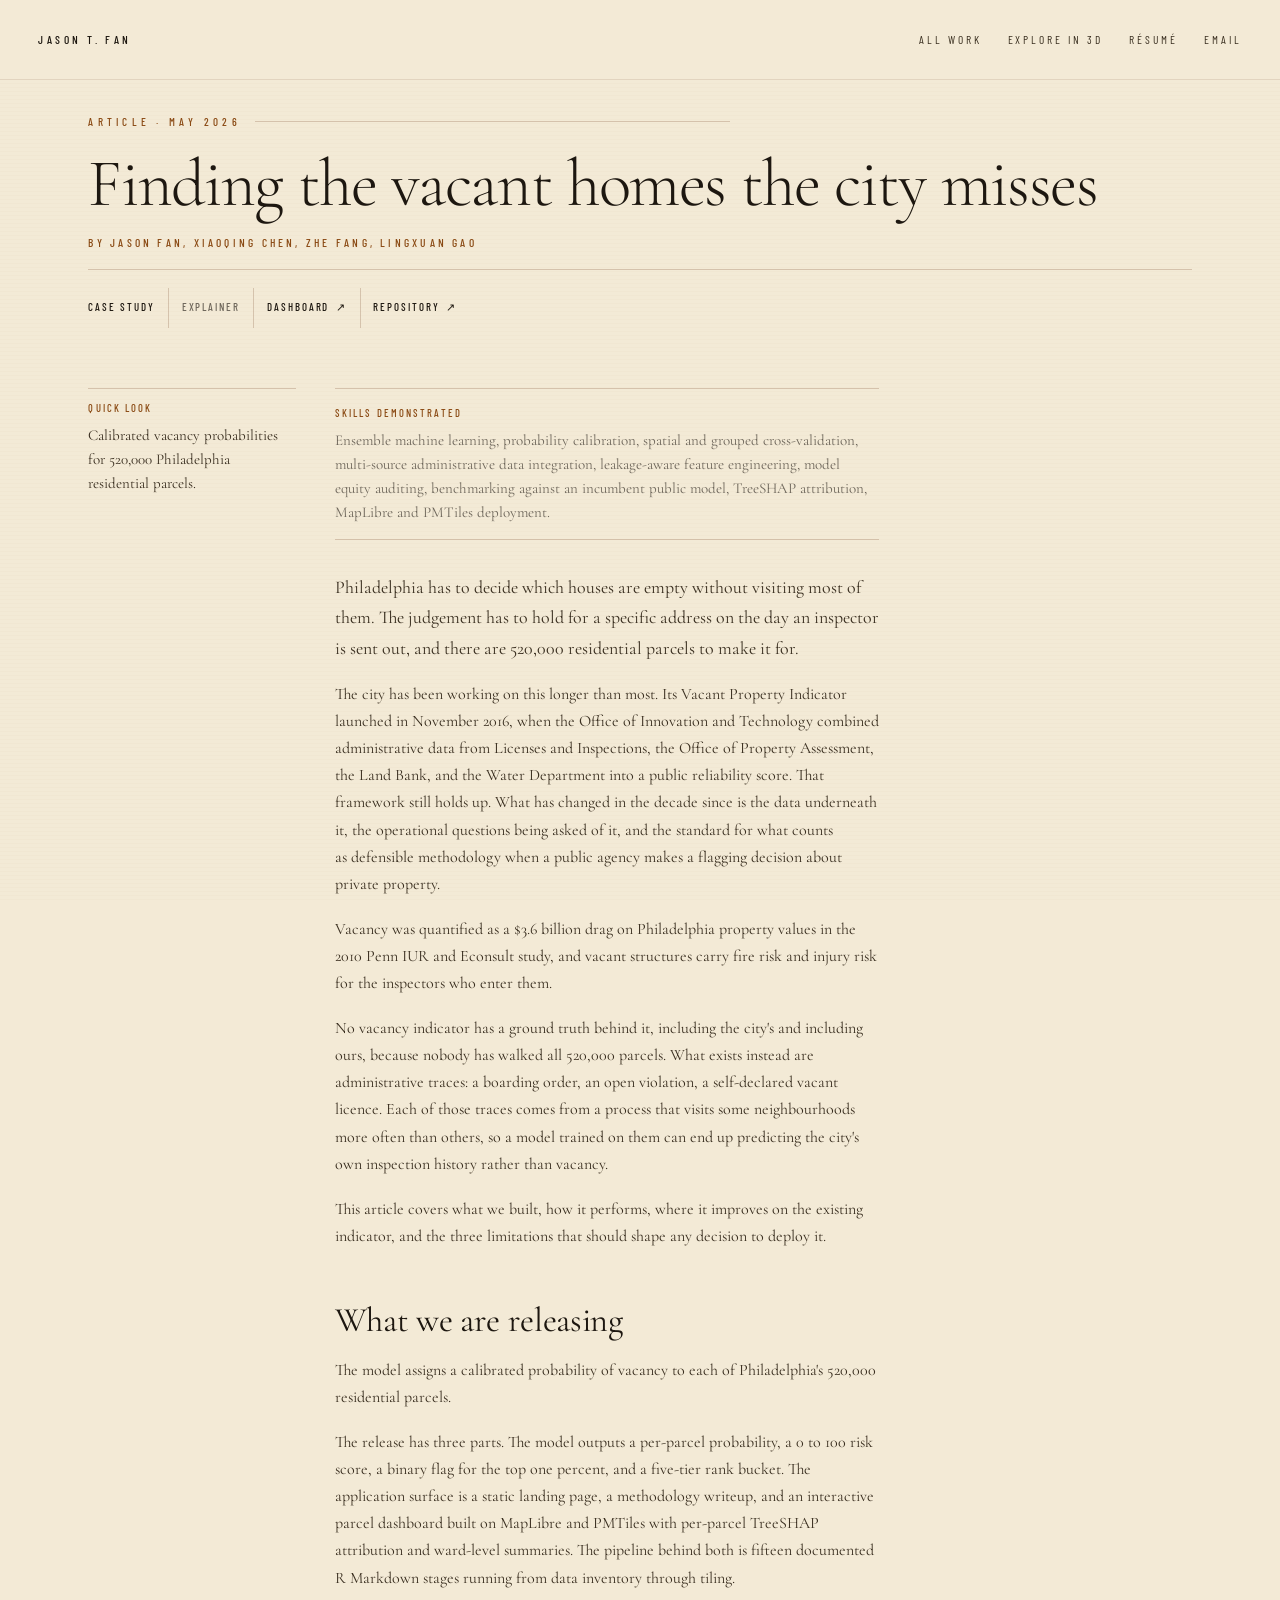
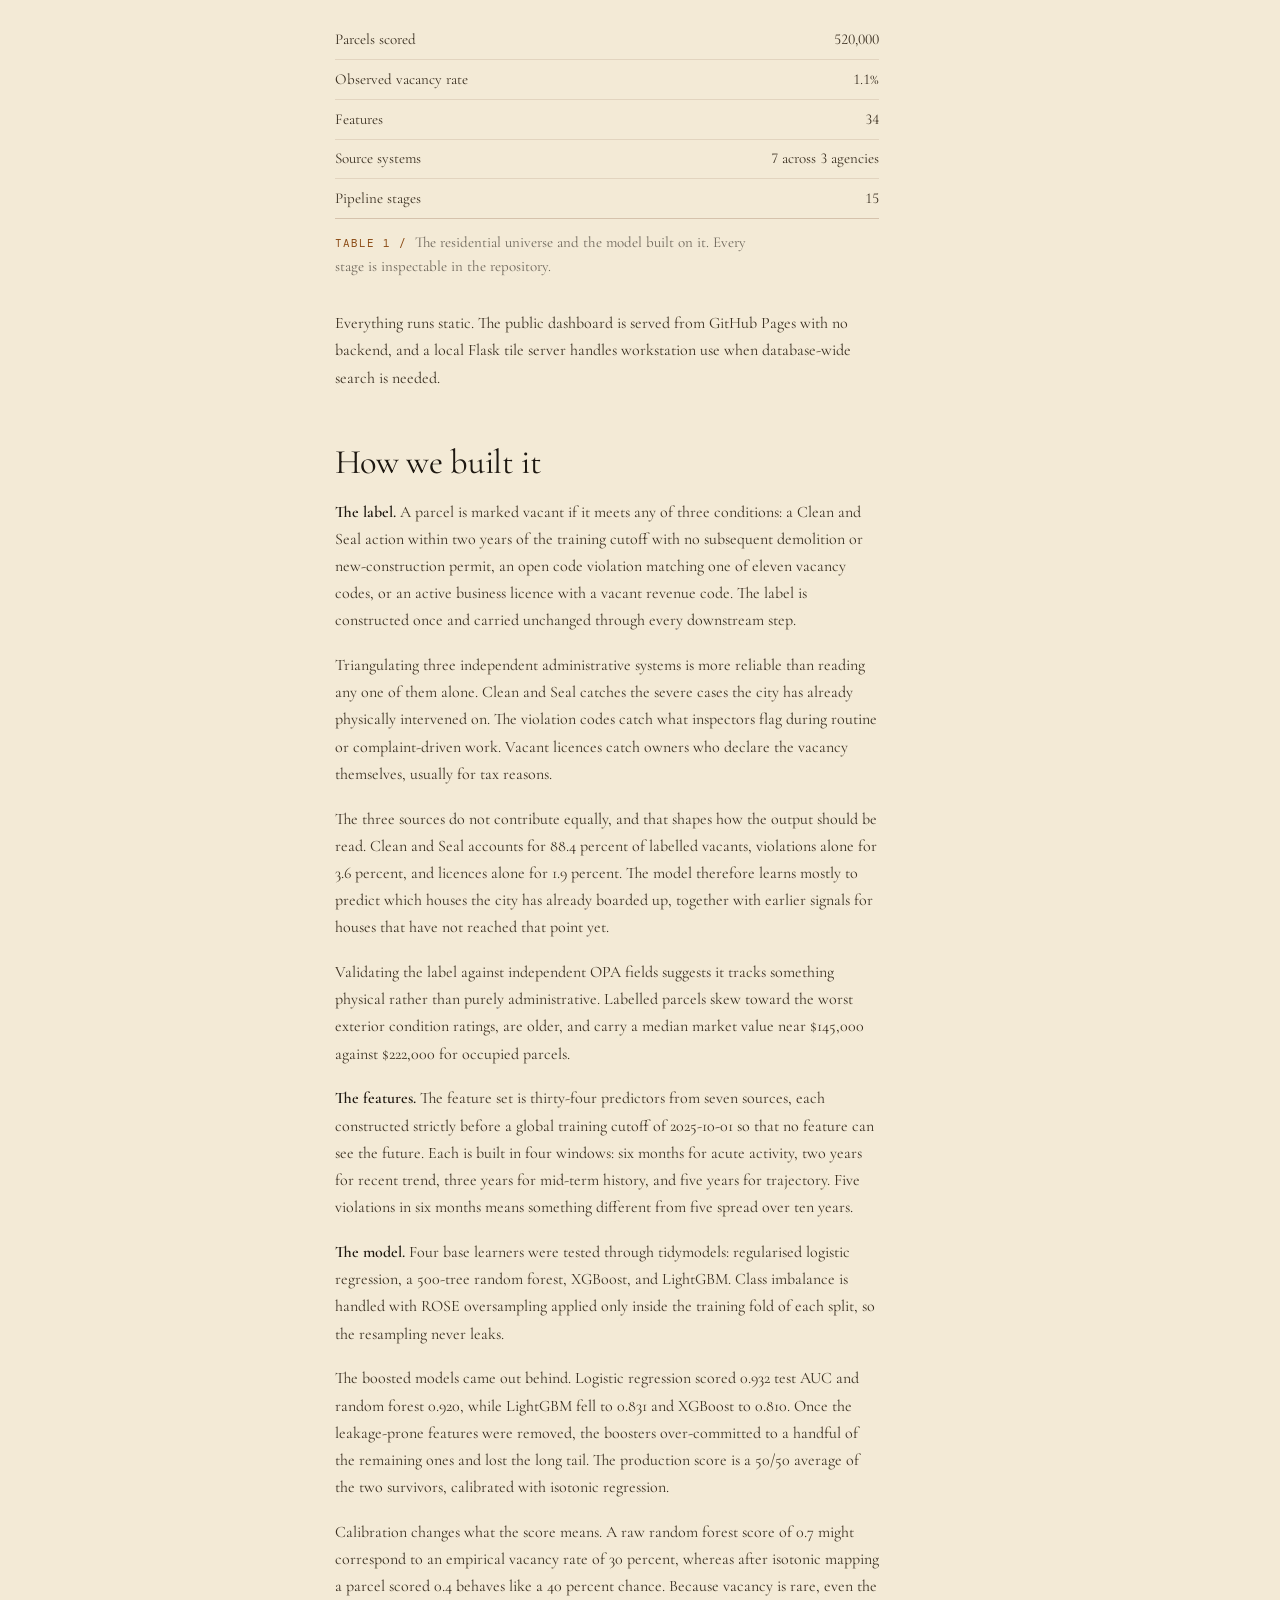
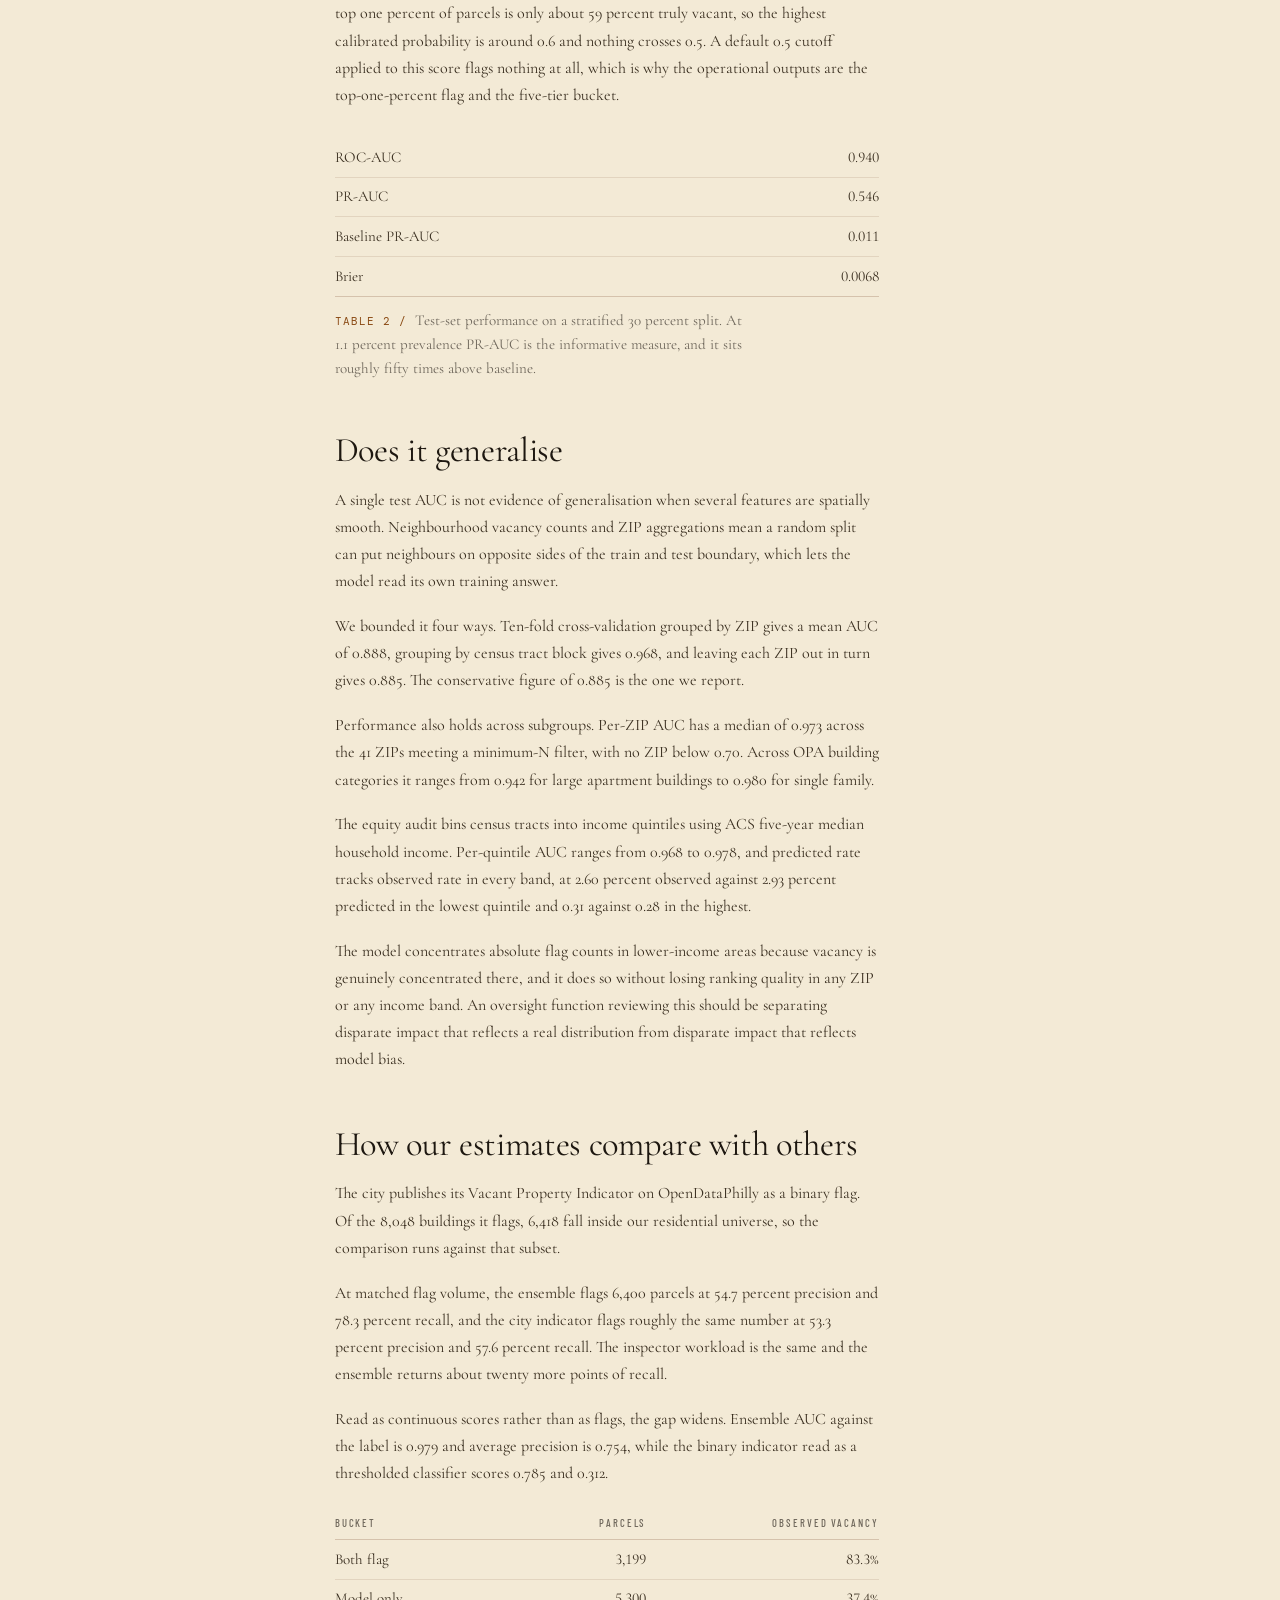
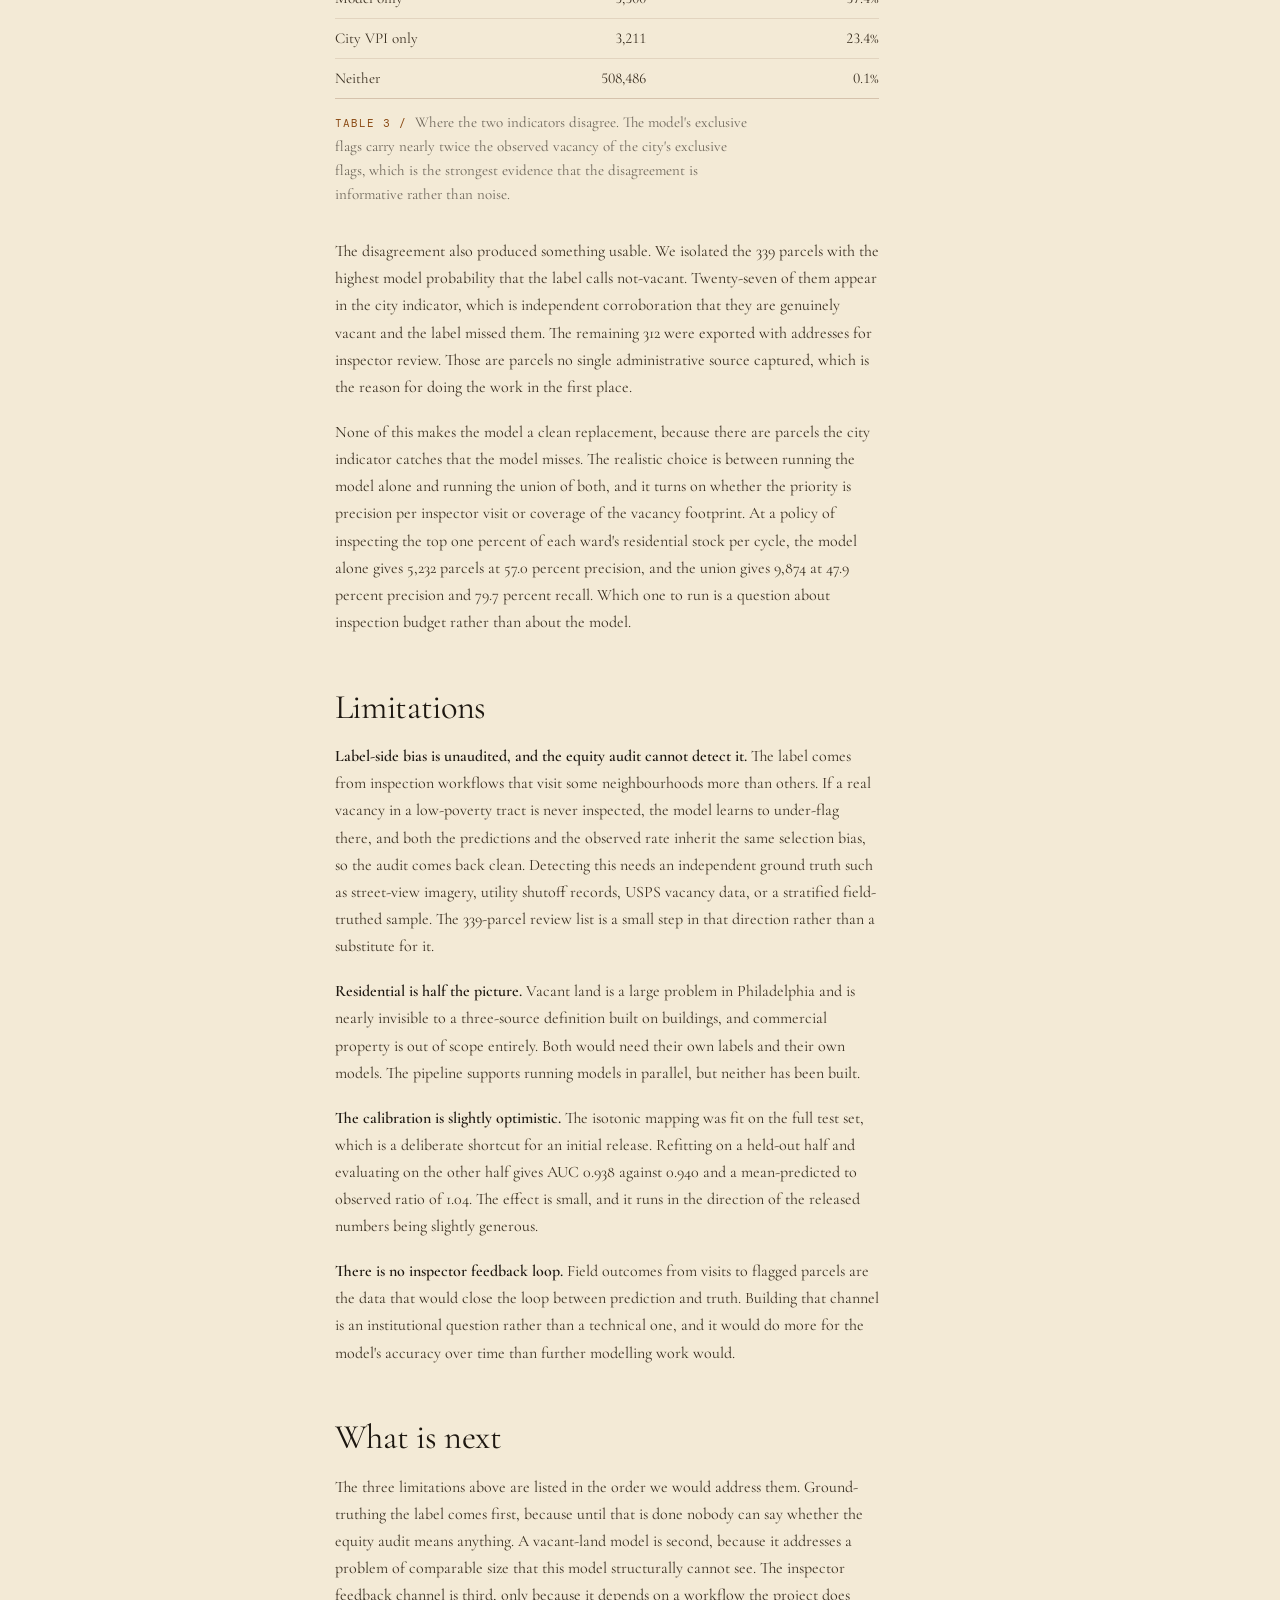
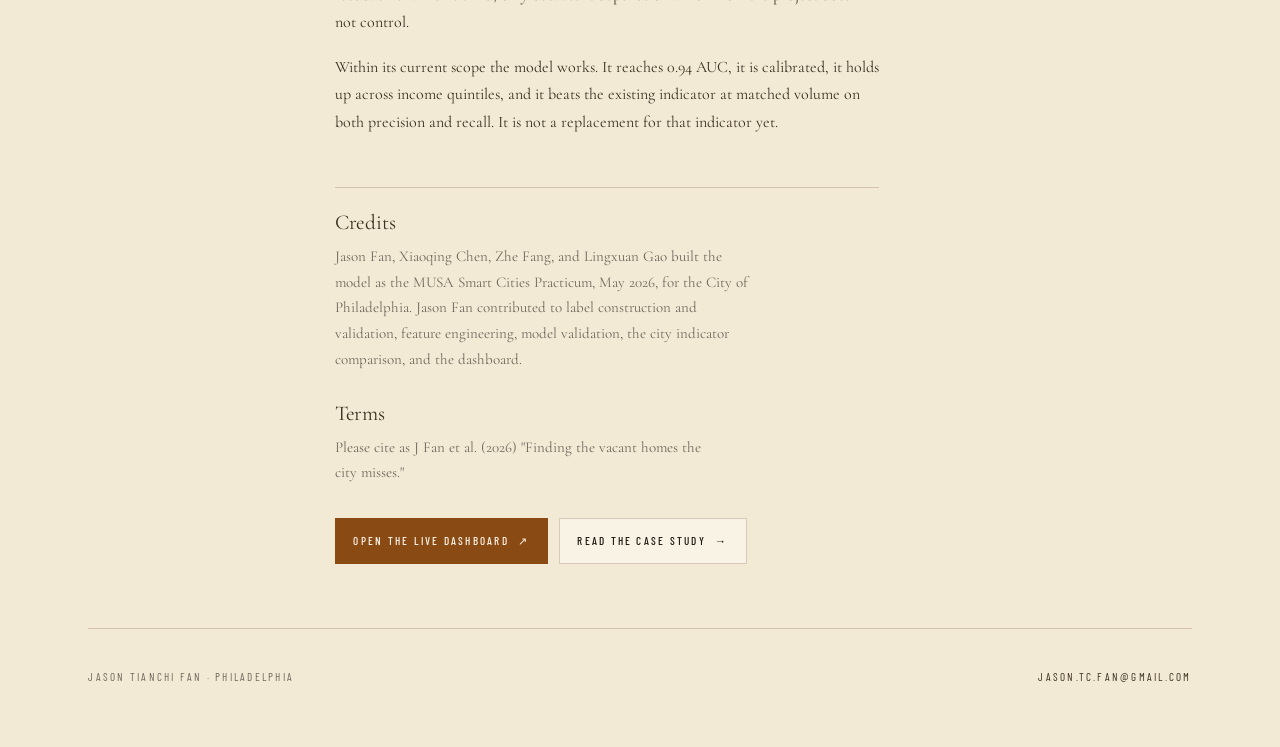
<file: 11_PhillyStat360_Vacant_Property/explainer.html>
<!DOCTYPE html>
<html lang="en">
<head>
<meta charset="UTF-8">
<meta name="viewport" content="width=device-width, initial-scale=1.0">
<title>Finding the vacant homes the city misses &mdash; Jason Tianchi Fan</title>
<meta name="description" content="A calibrated vacancy model for 520,000 Philadelphia residential parcels, with its spatial validation, its equity audit, and a direct comparison against the city's own Vacant Property Indicator.">
<link rel="preconnect" href="https://fonts.googleapis.com">
<link rel="preconnect" href="https://fonts.gstatic.com" crossorigin>
<link href="https://fonts.googleapis.com/css2?family=Cormorant+Garamond:ital,wght@0,300;0,400;0,500;0,600;1,300;1,400&family=Barlow+Condensed:wght@300;400;500;600&family=DM+Mono:wght@300;400&display=swap" rel="stylesheet">
<link rel="stylesheet" href="../page.css?v=20260809a">
</head>
<body>

<header class="topbar">
  <a class="home" href="../index.html">Jason T. Fan</a>
  <nav aria-label="Primary">
    <a href="../index.html">All work</a>
    <a href="../explore.html">Explore in 3D</a>
    <a href="../Jason_Fan_Resume.pdf" target="_blank" rel="noopener">Résumé</a>
    <a href="mailto:jason.tc.fan@gmail.com">Email</a>
  </nav>
</header>

<div class="wrap">

  <div class="page-head">
    <div class="eyebrow">Article · May 2026</div>
    <h1>Finding the vacant homes the city misses</h1>
    <p class="role">By Jason Fan, Xiaoqing Chen, Zhe Fang, Lingxuan Gao</p>
    <nav class="article-nav" aria-label="This project">
      <a href="./index.html">Case study</a>
      <a href="./explainer.html" aria-current="page">Explainer</a>
      <a href="https://jasonfan28.github.io/Philly_vacant_property_indicator/Vacancy%20Risk%20Landing%20Page.html" target="_blank" rel="noopener">Dashboard <span aria-hidden="true">↗</span></a>
      <a href="https://github.com/Jasonfan28/Philly_vacant_property_indicator" target="_blank" rel="noopener">Repository <span aria-hidden="true">↗</span></a>
    </nav>
  </div>

  <div class="article-body">

    <p class="quicklook"><span class="quicklook-k">Quick look</span>Calibrated vacancy probabilities for 520,000 Philadelphia residential parcels.</p>

    <div class="measure">

      <div class="skillset">
        <span class="skillset-k">Skills demonstrated</span>
        <p>Ensemble machine learning, probability calibration, spatial and grouped cross-validation, multi-source administrative data integration, leakage-aware feature engineering, model equity auditing, benchmarking against an incumbent public model, TreeSHAP attribution, MapLibre and PMTiles deployment.</p>
      </div>

      <p class="standfirst">Philadelphia has to decide which houses are empty without visiting most of them. The judgement has to hold for a specific address on the day an inspector is sent out, and there are 520,000 residential parcels to make it for.</p>

      <p>The city has been working on this longer than most. Its Vacant Property Indicator launched in November 2016, when the Office of Innovation and Technology combined administrative data from Licenses and Inspections, the Office of Property Assessment, the Land Bank, and the Water Department into a public reliability score. That framework still holds up. What has changed in the decade since is the data underneath it, the operational questions being asked of it, and the standard for what counts as defensible methodology when a public agency makes a flagging decision about private property.</p>

      <p>Vacancy was quantified as a $3.6 billion drag on Philadelphia property values in the 2010 Penn IUR and Econsult study, and vacant structures carry fire risk and injury risk for the inspectors who enter them.</p>

      <p>No vacancy indicator has a ground truth behind it, including the city's and including ours, because nobody has walked all 520,000 parcels. What exists instead are administrative traces: a boarding order, an open violation, a self-declared vacant licence. Each of those traces comes from a process that visits some neighbourhoods more often than others, so a model trained on them can end up predicting the city's own inspection history rather than vacancy.</p>

      <p>This article covers what we built, how it performs, where it improves on the existing indicator, and the three limitations that should shape any decision to deploy it.</p>

      <h2>What we are releasing</h2>

      <p>The model assigns a calibrated probability of vacancy to each of Philadelphia's 520,000 residential parcels.</p>

      <p>The release has three parts. The model outputs a per-parcel probability, a 0 to 100 risk score, a binary flag for the top one percent, and a five-tier rank bucket. The application surface is a static landing page, a methodology writeup, and an interactive parcel dashboard built on MapLibre and PMTiles with per-parcel TreeSHAP attribution and ward-level summaries. The pipeline behind both is fifteen documented R Markdown stages running from data inventory through tiling.</p>

      <div class="table-scroll">
        <table class="data-table">
          <tbody>
            <tr><td>Parcels scored</td><td>520,000</td></tr>
            <tr><td>Observed vacancy rate</td><td>1.1%</td></tr>
            <tr><td>Features</td><td>34</td></tr>
            <tr><td>Source systems</td><td>7 across 3 agencies</td></tr>
            <tr><td>Pipeline stages</td><td>15</td></tr>
          </tbody>
        </table>
      </div>
      <p class="tabcap"><span class="tabcap-k">Table 1 /</span>The residential universe and the model built on it. Every stage is inspectable in the repository.</p>

      <p>Everything runs static. The public dashboard is served from GitHub Pages with no backend, and a local Flask tile server handles workstation use when database-wide search is needed.</p>

      <h2>How we built it</h2>

      <p><strong>The label.</strong> A parcel is marked vacant if it meets any of three conditions: a Clean and Seal action within two years of the training cutoff with no subsequent demolition or new-construction permit, an open code violation matching one of eleven vacancy codes, or an active business licence with a vacant revenue code. The label is constructed once and carried unchanged through every downstream step.</p>

      <p>Triangulating three independent administrative systems is more reliable than reading any one of them alone. Clean and Seal catches the severe cases the city has already physically intervened on. The violation codes catch what inspectors flag during routine or complaint-driven work. Vacant licences catch owners who declare the vacancy themselves, usually for tax reasons.</p>

      <p>The three sources do not contribute equally, and that shapes how the output should be read. Clean and Seal accounts for 88.4 percent of labelled vacants, violations alone for 3.6 percent, and licences alone for 1.9 percent. The model therefore learns mostly to predict which houses the city has already boarded up, together with earlier signals for houses that have not reached that point yet.</p>

      <p>Validating the label against independent OPA fields suggests it tracks something physical rather than purely administrative. Labelled parcels skew toward the worst exterior condition ratings, are older, and carry a median market value near $145,000 against $222,000 for occupied parcels.</p>

      <p><strong>The features.</strong> The feature set is thirty-four predictors from seven sources, each constructed strictly before a global training cutoff of 2025-10-01 so that no feature can see the future. Each is built in four windows: six months for acute activity, two years for recent trend, three years for mid-term history, and five years for trajectory. Five violations in six months means something different from five spread over ten years.</p>

      <p><strong>The model.</strong> Four base learners were tested through tidymodels: regularised logistic regression, a 500-tree random forest, XGBoost, and LightGBM. Class imbalance is handled with ROSE oversampling applied only inside the training fold of each split, so the resampling never leaks.</p>

      <p>The boosted models came out behind. Logistic regression scored 0.932 test AUC and random forest 0.920, while LightGBM fell to 0.831 and XGBoost to 0.810. Once the leakage-prone features were removed, the boosters over-committed to a handful of the remaining ones and lost the long tail. The production score is a 50/50 average of the two survivors, calibrated with isotonic regression.</p>

      <p>Calibration changes what the score means. A raw random forest score of 0.7 might correspond to an empirical vacancy rate of 30 percent, whereas after isotonic mapping a parcel scored 0.4 behaves like a 40 percent chance. Because vacancy is rare, even the top one percent of parcels is only about 59 percent truly vacant, so the highest calibrated probability is around 0.6 and nothing crosses 0.5. A default 0.5 cutoff applied to this score flags nothing at all, which is why the operational outputs are the top-one-percent flag and the five-tier bucket.</p>

      <div class="table-scroll">
        <table class="data-table">
          <tbody>
            <tr><td>ROC-AUC</td><td>0.940</td></tr>
            <tr><td>PR-AUC</td><td>0.546</td></tr>
            <tr><td>Baseline PR-AUC</td><td>0.011</td></tr>
            <tr><td>Brier</td><td>0.0068</td></tr>
          </tbody>
        </table>
      </div>
      <p class="tabcap"><span class="tabcap-k">Table 2 /</span>Test-set performance on a stratified 30 percent split. At 1.1 percent prevalence PR-AUC is the informative measure, and it sits roughly fifty times above baseline.</p>

      <h2>Does it generalise</h2>

      <p>A single test AUC is not evidence of generalisation when several features are spatially smooth. Neighbourhood vacancy counts and ZIP aggregations mean a random split can put neighbours on opposite sides of the train and test boundary, which lets the model read its own training answer.</p>

      <p>We bounded it four ways. Ten-fold cross-validation grouped by ZIP gives a mean AUC of 0.888, grouping by census tract block gives 0.968, and leaving each ZIP out in turn gives 0.885. The conservative figure of 0.885 is the one we report.</p>

      <p>Performance also holds across subgroups. Per-ZIP AUC has a median of 0.973 across the 41 ZIPs meeting a minimum-N filter, with no ZIP below 0.70. Across OPA building categories it ranges from 0.942 for large apartment buildings to 0.980 for single family.</p>

      <p>The equity audit bins census tracts into income quintiles using ACS five-year median household income. Per-quintile AUC ranges from 0.968 to 0.978, and predicted rate tracks observed rate in every band, at 2.60 percent observed against 2.93 percent predicted in the lowest quintile and 0.31 against 0.28 in the highest.</p>

      <p>The model concentrates absolute flag counts in lower-income areas because vacancy is genuinely concentrated there, and it does so without losing ranking quality in any ZIP or any income band. An oversight function reviewing this should be separating disparate impact that reflects a real distribution from disparate impact that reflects model bias.</p>

      <h2>How our estimates compare with others</h2>

      <p>The city publishes its Vacant Property Indicator on OpenDataPhilly as a binary flag. Of the 8,048 buildings it flags, 6,418 fall inside our residential universe, so the comparison runs against that subset.</p>

      <p>At matched flag volume, the ensemble flags 6,400 parcels at 54.7 percent precision and 78.3 percent recall, and the city indicator flags roughly the same number at 53.3 percent precision and 57.6 percent recall. The inspector workload is the same and the ensemble returns about twenty more points of recall.</p>

      <p>Read as continuous scores rather than as flags, the gap widens. Ensemble AUC against the label is 0.979 and average precision is 0.754, while the binary indicator read as a thresholded classifier scores 0.785 and 0.312.</p>

      <div class="table-scroll">
        <table class="data-table">
          <thead>
            <tr><th scope="col">Bucket</th><th scope="col">Parcels</th><th scope="col">Observed vacancy</th></tr>
          </thead>
          <tbody>
            <tr><td>Both flag</td><td>3,199</td><td>83.3%</td></tr>
            <tr><td>Model only</td><td>5,300</td><td>37.4%</td></tr>
            <tr><td>City VPI only</td><td>3,211</td><td>23.4%</td></tr>
            <tr><td>Neither</td><td>508,486</td><td>0.1%</td></tr>
          </tbody>
        </table>
      </div>
      <p class="tabcap"><span class="tabcap-k">Table 3 /</span>Where the two indicators disagree. The model's exclusive flags carry nearly twice the observed vacancy of the city's exclusive flags, which is the strongest evidence that the disagreement is informative rather than noise.</p>

      <p>The disagreement also produced something usable. We isolated the 339 parcels with the highest model probability that the label calls not-vacant. Twenty-seven of them appear in the city indicator, which is independent corroboration that they are genuinely vacant and the label missed them. The remaining 312 were exported with addresses for inspector review. Those are parcels no single administrative source captured, which is the reason for doing the work in the first place.</p>

      <p>None of this makes the model a clean replacement, because there are parcels the city indicator catches that the model misses. The realistic choice is between running the model alone and running the union of both, and it turns on whether the priority is precision per inspector visit or coverage of the vacancy footprint. At a policy of inspecting the top one percent of each ward's residential stock per cycle, the model alone gives 5,232 parcels at 57.0 percent precision, and the union gives 9,874 at 47.9 percent precision and 79.7 percent recall. Which one to run is a question about inspection budget rather than about the model.</p>

      <h2>Limitations</h2>

      <p><strong>Label-side bias is unaudited, and the equity audit cannot detect it.</strong> The label comes from inspection workflows that visit some neighbourhoods more than others. If a real vacancy in a low-poverty tract is never inspected, the model learns to under-flag there, and both the predictions and the observed rate inherit the same selection bias, so the audit comes back clean. Detecting this needs an independent ground truth such as street-view imagery, utility shutoff records, USPS vacancy data, or a stratified field-truthed sample. The 339-parcel review list is a small step in that direction rather than a substitute for it.</p>

      <p><strong>Residential is half the picture.</strong> Vacant land is a large problem in Philadelphia and is nearly invisible to a three-source definition built on buildings, and commercial property is out of scope entirely. Both would need their own labels and their own models. The pipeline supports running models in parallel, but neither has been built.</p>

      <p><strong>The calibration is slightly optimistic.</strong> The isotonic mapping was fit on the full test set, which is a deliberate shortcut for an initial release. Refitting on a held-out half and evaluating on the other half gives AUC 0.938 against 0.940 and a mean-predicted to observed ratio of 1.04. The effect is small, and it runs in the direction of the released numbers being slightly generous.</p>

      <p><strong>There is no inspector feedback loop.</strong> Field outcomes from visits to flagged parcels are the data that would close the loop between prediction and truth. Building that channel is an institutional question rather than a technical one, and it would do more for the model's accuracy over time than further modelling work would.</p>

      <h2>What is next</h2>

      <p>The three limitations above are listed in the order we would address them. Ground-truthing the label comes first, because until that is done nobody can say whether the equity audit means anything. A vacant-land model is second, because it addresses a problem of comparable size that this model structurally cannot see. The inspector feedback channel is third, only because it depends on a workflow the project does not control.</p>

      <p>Within its current scope the model works. It reaches 0.94 AUC, it is calibrated, it holds up across income quintiles, and it beats the existing indicator at matched volume on both precision and recall. It is not a replacement for that indicator yet.</p>

      <div class="backmatter">
        <h2>Credits</h2>
        <p>Jason Fan, Xiaoqing Chen, Zhe Fang, and Lingxuan Gao built the model as the MUSA Smart Cities Practicum, May 2026, for the City of Philadelphia. Jason Fan contributed to label construction and validation, feature engineering, model validation, the city indicator comparison, and the dashboard.</p>

        <h2>Terms</h2>
        <p>Please cite as J Fan et al. (2026) "Finding the vacant homes the city misses."</p>
      </div>

      <div class="btn-row">
        <a class="btn primary" href="https://jasonfan28.github.io/Philly_vacant_property_indicator/Vacancy%20Risk%20Landing%20Page.html" target="_blank" rel="noopener">Open the live dashboard <span aria-hidden="true">↗</span></a>
        <a class="btn" href="./index.html">Read the case study <span aria-hidden="true">→</span></a>
      </div>

    </div>
  </div>

  <div class="page-foot">
    <span>Jason Tianchi Fan · Philadelphia</span>
    <span><a href="mailto:jason.tc.fan@gmail.com">jason.tc.fan@gmail.com</a></span>
  </div>

</div>

</body>
</html>
</file>
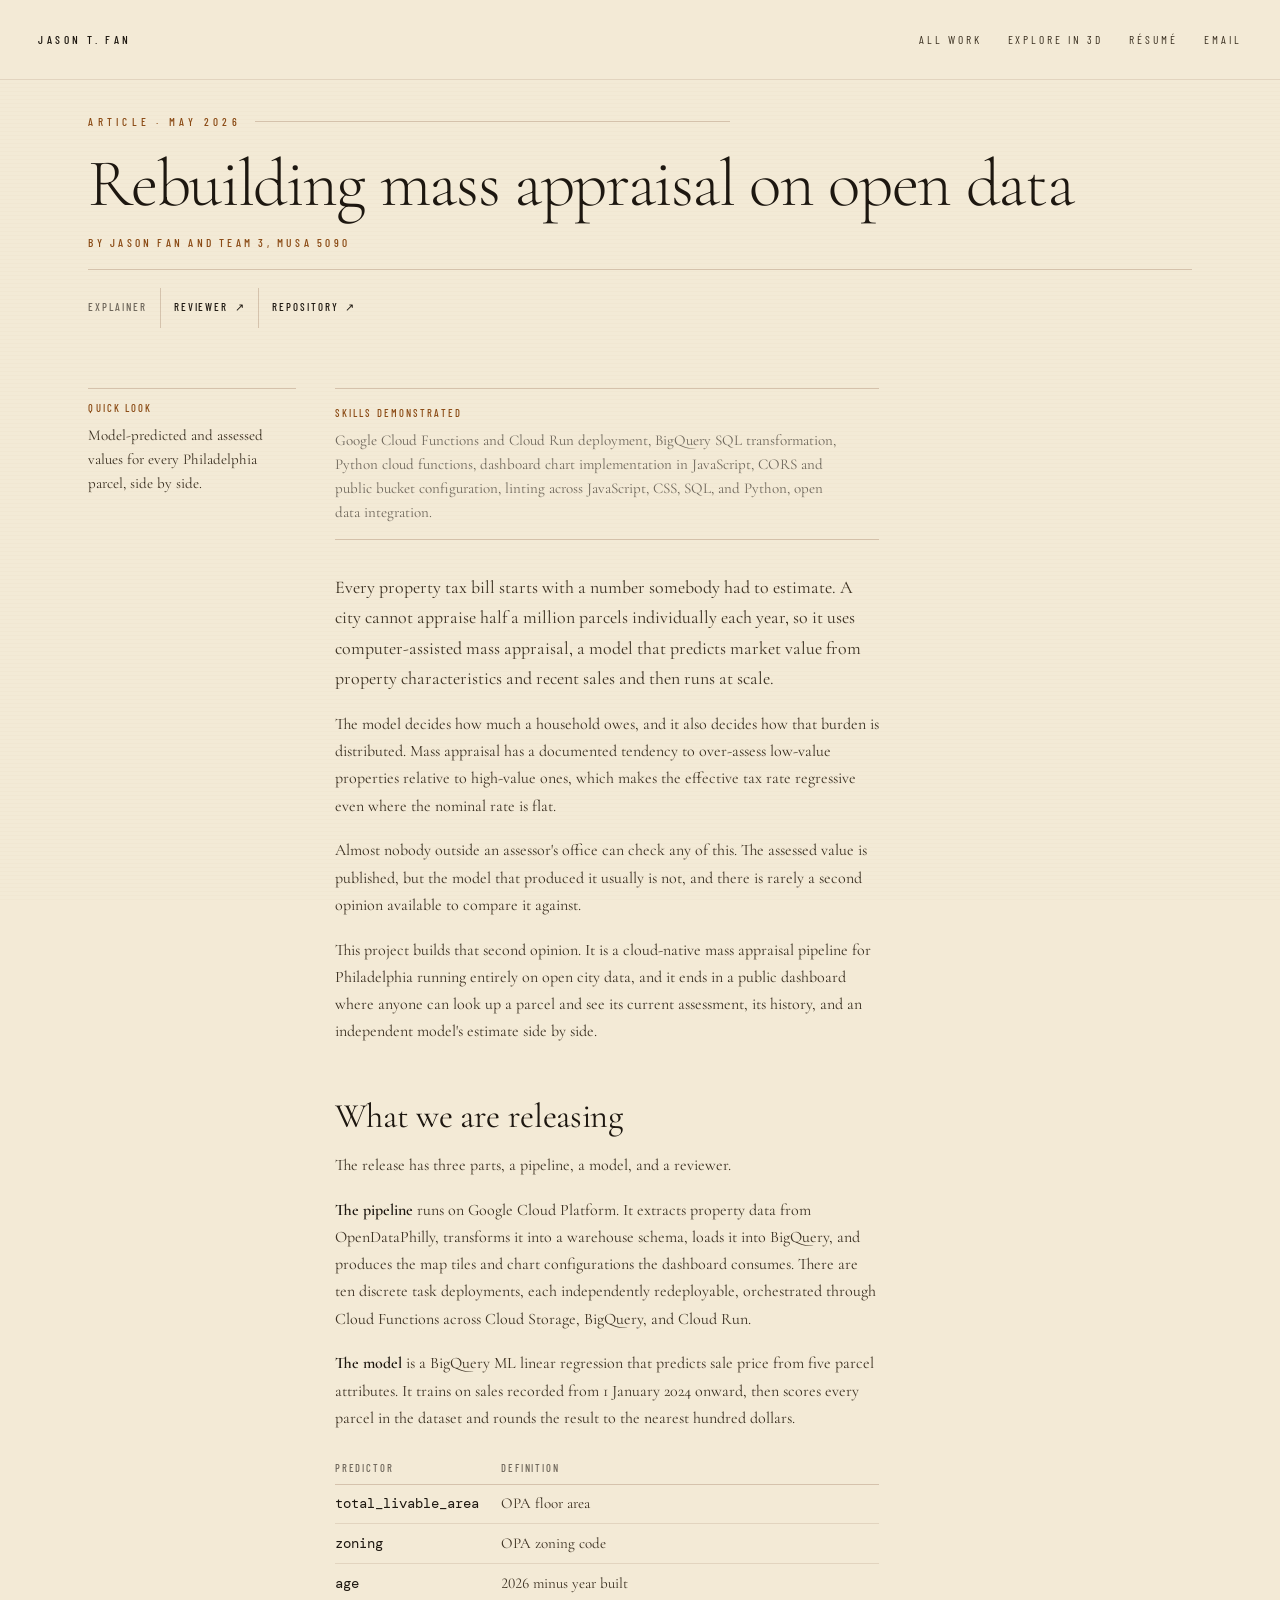
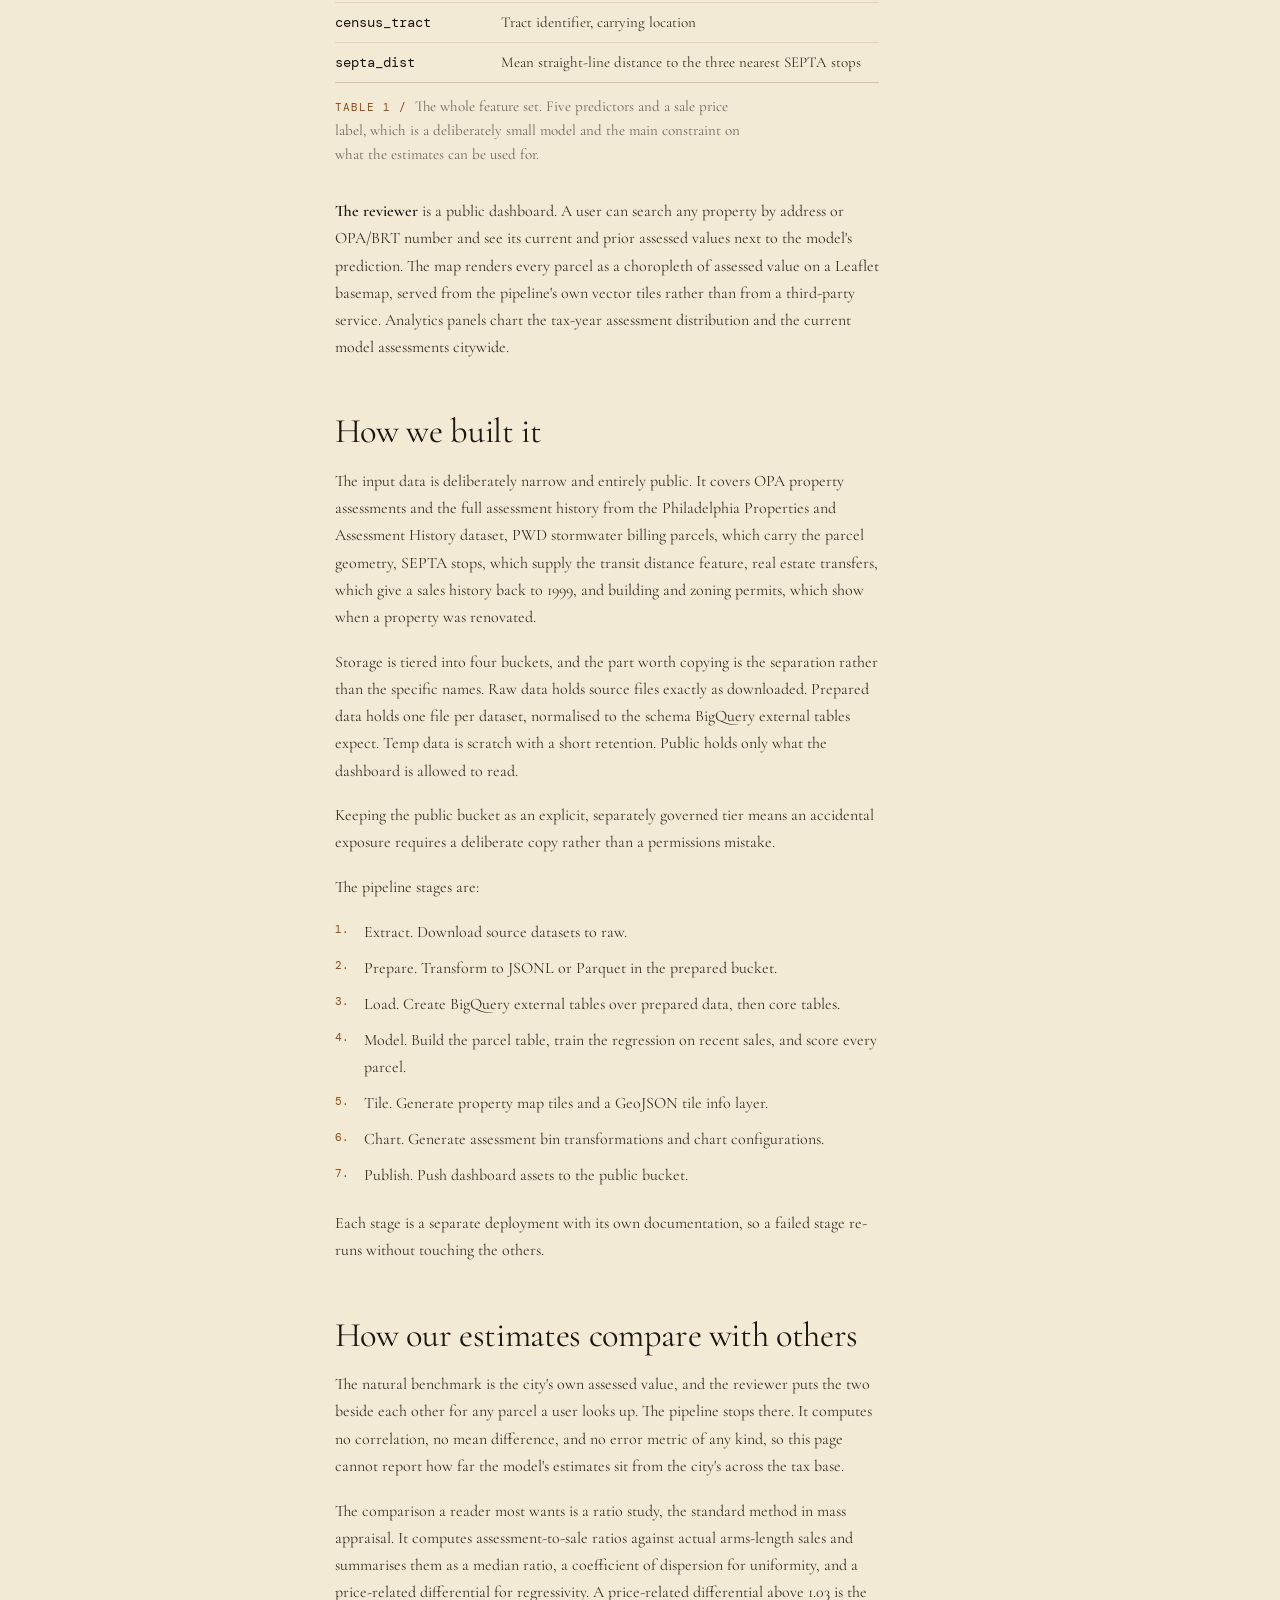
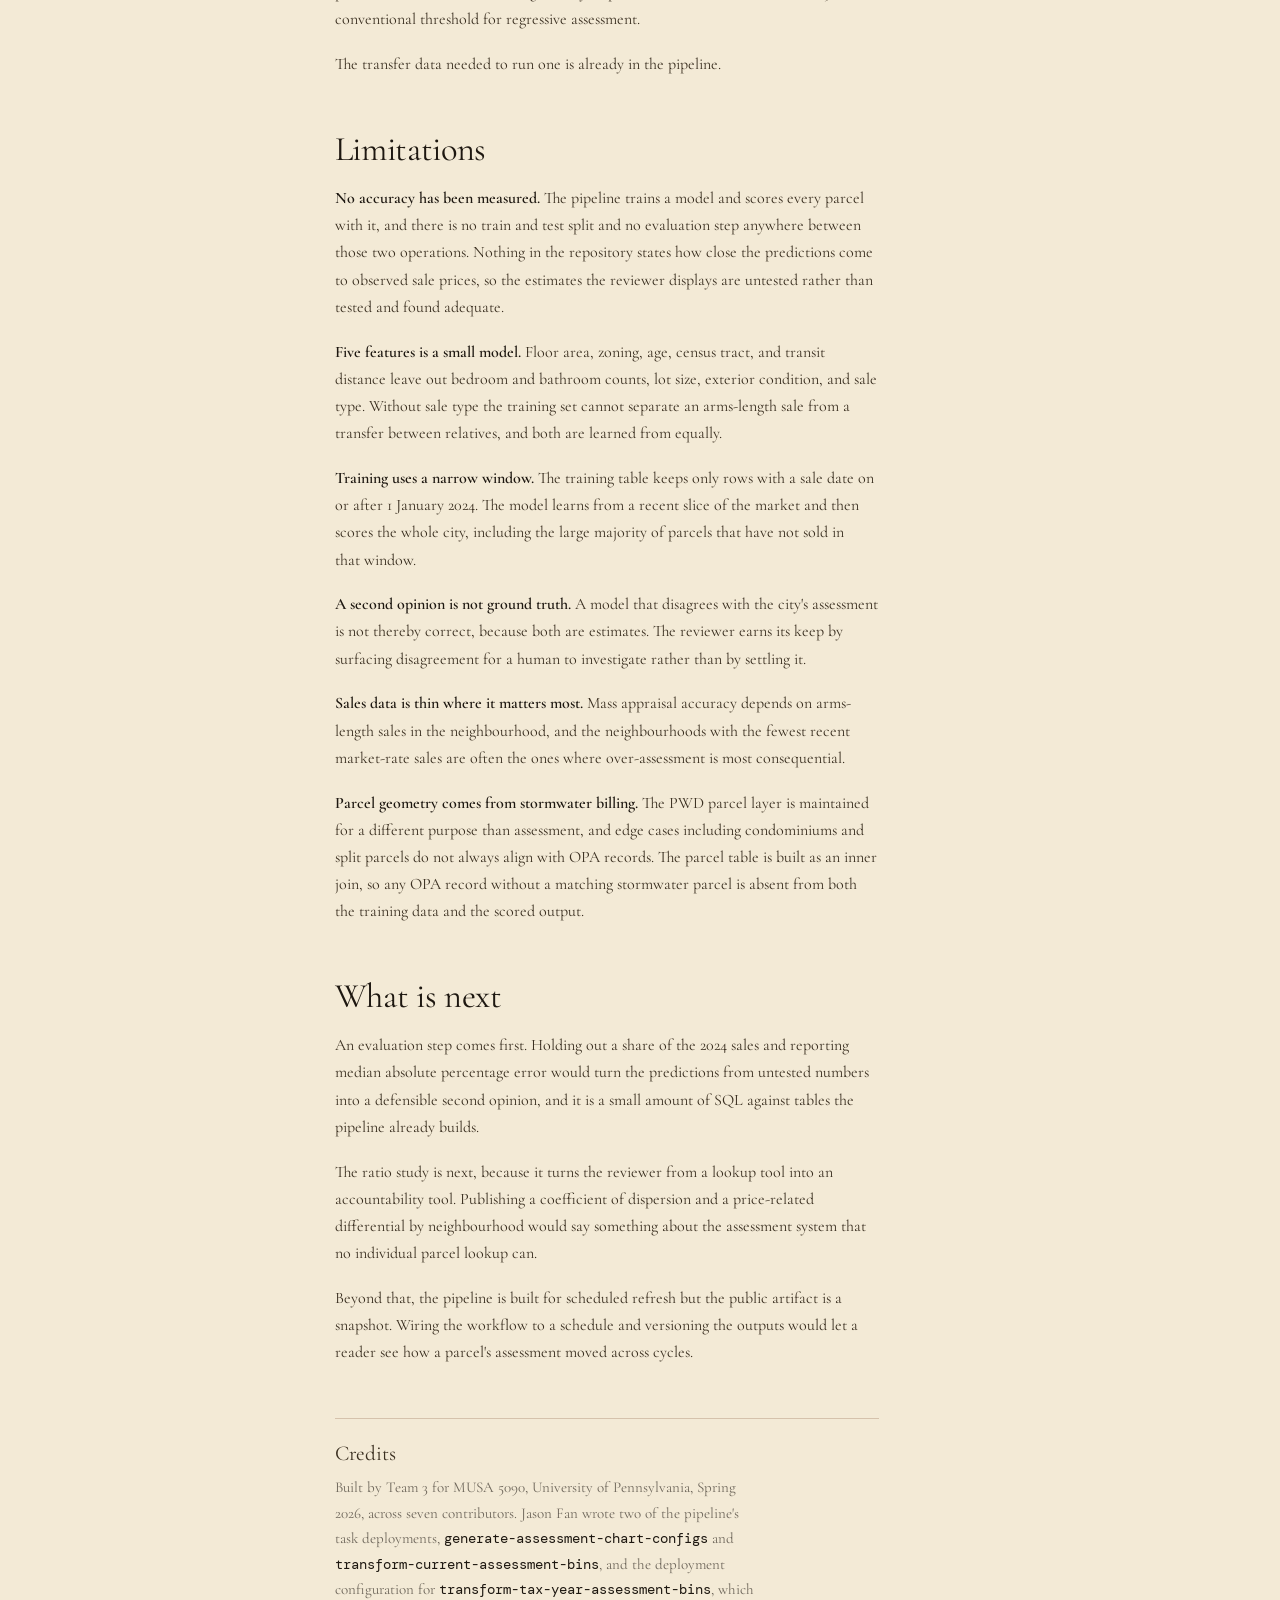
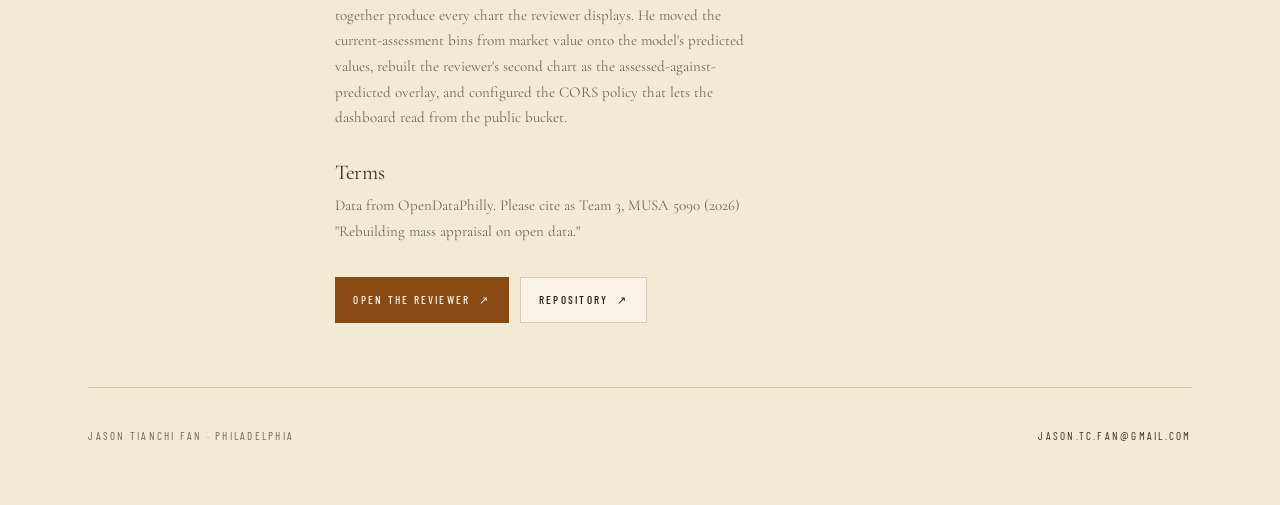
<file: 13_Philly_CAMA_Reviewer/explainer.html>
<!DOCTYPE html>
<html lang="en">
<head>
<meta charset="UTF-8">
<meta name="viewport" content="width=device-width, initial-scale=1.0">
<title>Rebuilding mass appraisal on open data &mdash; Jason Tianchi Fan</title>
<meta name="description" content="A cloud-native mass appraisal pipeline for Philadelphia built on open city data, ending in a public dashboard where anyone can check a parcel's assessed value against an independent estimate.">
<link rel="preconnect" href="https://fonts.googleapis.com">
<link rel="preconnect" href="https://fonts.gstatic.com" crossorigin>
<link href="https://fonts.googleapis.com/css2?family=Cormorant+Garamond:ital,wght@0,300;0,400;0,500;0,600;1,300;1,400&family=Barlow+Condensed:wght@300;400;500;600&family=DM+Mono:wght@300;400&display=swap" rel="stylesheet">
<link rel="stylesheet" href="../page.css?v=20260809a">
</head>
<body>

<header class="topbar">
  <a class="home" href="../index.html">Jason T. Fan</a>
  <nav aria-label="Primary">
    <a href="../index.html">All work</a>
    <a href="../explore.html">Explore in 3D</a>
    <a href="../Jason_Fan_Resume.pdf" target="_blank" rel="noopener">Résumé</a>
    <a href="mailto:jason.tc.fan@gmail.com">Email</a>
  </nav>
</header>

<div class="wrap">

  <div class="page-head">
    <div class="eyebrow">Article · May 2026</div>
    <h1>Rebuilding mass appraisal on open data</h1>
    <p class="role">By Jason Fan and Team 3, MUSA 5090</p>
    <nav class="article-nav" aria-label="This project">
      <a href="./explainer.html" aria-current="page">Explainer</a>
      <a href="https://weitzman-musa-geocloud.github.io/s26-team3-cama/reviewer/" target="_blank" rel="noopener">Reviewer <span aria-hidden="true">↗</span></a>
      <a href="https://github.com/weitzman-musa-geocloud/s26-team3-cama" target="_blank" rel="noopener">Repository <span aria-hidden="true">↗</span></a>
    </nav>
  </div>

  <div class="article-body">

    <p class="quicklook"><span class="quicklook-k">Quick look</span>Model-predicted and assessed values for every Philadelphia parcel, side by side.</p>

    <div class="measure">

      <div class="skillset">
        <span class="skillset-k">Skills demonstrated</span>
        <p>Google Cloud Functions and Cloud Run deployment, BigQuery SQL transformation, Python cloud functions, dashboard chart implementation in JavaScript, CORS and public bucket configuration, linting across JavaScript, CSS, SQL, and Python, open data integration.</p>
      </div>

      <p class="standfirst">Every property tax bill starts with a number somebody had to estimate. A city cannot appraise half a million parcels individually each year, so it uses computer-assisted mass appraisal, a model that predicts market value from property characteristics and recent sales and then runs at scale.</p>

      <p>The model decides how much a household owes, and it also decides how that burden is distributed. Mass appraisal has a documented tendency to over-assess low-value properties relative to high-value ones, which makes the effective tax rate regressive even where the nominal rate is flat.</p>

      <p>Almost nobody outside an assessor's office can check any of this. The assessed value is published, but the model that produced it usually is not, and there is rarely a second opinion available to compare it against.</p>

      <p>This project builds that second opinion. It is a cloud-native mass appraisal pipeline for Philadelphia running entirely on open city data, and it ends in a public dashboard where anyone can look up a parcel and see its current assessment, its history, and an independent model's estimate side by side.</p>

      <h2>What we are releasing</h2>

      <p>The release has three parts, a pipeline, a model, and a reviewer.</p>

      <p><strong>The pipeline</strong> runs on Google Cloud Platform. It extracts property data from OpenDataPhilly, transforms it into a warehouse schema, loads it into BigQuery, and produces the map tiles and chart configurations the dashboard consumes. There are ten discrete task deployments, each independently redeployable, orchestrated through Cloud Functions across Cloud Storage, BigQuery, and Cloud Run.</p>

      <p><strong>The model</strong> is a BigQuery ML linear regression that predicts sale price from five parcel attributes. It trains on sales recorded from 1 January 2024 onward, then scores every parcel in the dataset and rounds the result to the nearest hundred dollars.</p>

      <div class="table-scroll">
        <table class="data-table data-table--text">
          <thead>
            <tr><th scope="col">Predictor</th><th scope="col">Definition</th></tr>
          </thead>
          <tbody>
            <tr><td><code>total_livable_area</code></td><td>OPA floor area</td></tr>
            <tr><td><code>zoning</code></td><td>OPA zoning code</td></tr>
            <tr><td><code>age</code></td><td>2026 minus year built</td></tr>
            <tr><td><code>census_tract</code></td><td>Tract identifier, carrying location</td></tr>
            <tr><td><code>septa_dist</code></td><td>Mean straight-line distance to the three nearest SEPTA stops</td></tr>
          </tbody>
        </table>
      </div>
      <p class="tabcap"><span class="tabcap-k">Table 1 /</span>The whole feature set. Five predictors and a sale price label, which is a deliberately small model and the main constraint on what the estimates can be used for.</p>

      <p><strong>The reviewer</strong> is a public dashboard. A user can search any property by address or OPA/BRT number and see its current and prior assessed values next to the model's prediction. The map renders every parcel as a choropleth of assessed value on a Leaflet basemap, served from the pipeline's own vector tiles rather than from a third-party service. Analytics panels chart the tax-year assessment distribution and the current model assessments citywide.</p>

      <h2>How we built it</h2>

      <p>The input data is deliberately narrow and entirely public. It covers OPA property assessments and the full assessment history from the Philadelphia Properties and Assessment History dataset, PWD stormwater billing parcels, which carry the parcel geometry, SEPTA stops, which supply the transit distance feature, real estate transfers, which give a sales history back to 1999, and building and zoning permits, which show when a property was renovated.</p>

      <p>Storage is tiered into four buckets, and the part worth copying is the separation rather than the specific names. Raw data holds source files exactly as downloaded. Prepared data holds one file per dataset, normalised to the schema BigQuery external tables expect. Temp data is scratch with a short retention. Public holds only what the dashboard is allowed to read.</p>

      <p>Keeping the public bucket as an explicit, separately governed tier means an accidental exposure requires a deliberate copy rather than a permissions mistake.</p>

      <p>The pipeline stages are:</p>

      <ol class="body-list">
        <li>Extract. Download source datasets to raw.</li>
        <li>Prepare. Transform to JSONL or Parquet in the prepared bucket.</li>
        <li>Load. Create BigQuery external tables over prepared data, then core tables.</li>
        <li>Model. Build the parcel table, train the regression on recent sales, and score every parcel.</li>
        <li>Tile. Generate property map tiles and a GeoJSON tile info layer.</li>
        <li>Chart. Generate assessment bin transformations and chart configurations.</li>
        <li>Publish. Push dashboard assets to the public bucket.</li>
      </ol>

      <p>Each stage is a separate deployment with its own documentation, so a failed stage re-runs without touching the others.</p>

      <h2>How our estimates compare with others</h2>

      <p>The natural benchmark is the city's own assessed value, and the reviewer puts the two beside each other for any parcel a user looks up. The pipeline stops there. It computes no correlation, no mean difference, and no error metric of any kind, so this page cannot report how far the model's estimates sit from the city's across the tax base.</p>

      <p>The comparison a reader most wants is a ratio study, the standard method in mass appraisal. It computes assessment-to-sale ratios against actual arms-length sales and summarises them as a median ratio, a coefficient of dispersion for uniformity, and a price-related differential for regressivity. A price-related differential above 1.03 is the conventional threshold for regressive assessment.</p>

      <p>The transfer data needed to run one is already in the pipeline.</p>

      <h2>Limitations</h2>

      <p><strong>No accuracy has been measured.</strong> The pipeline trains a model and scores every parcel with it, and there is no train and test split and no evaluation step anywhere between those two operations. Nothing in the repository states how close the predictions come to observed sale prices, so the estimates the reviewer displays are untested rather than tested and found adequate.</p>

      <p><strong>Five features is a small model.</strong> Floor area, zoning, age, census tract, and transit distance leave out bedroom and bathroom counts, lot size, exterior condition, and sale type. Without sale type the training set cannot separate an arms-length sale from a transfer between relatives, and both are learned from equally.</p>

      <p><strong>Training uses a narrow window.</strong> The training table keeps only rows with a sale date on or after 1 January 2024. The model learns from a recent slice of the market and then scores the whole city, including the large majority of parcels that have not sold in that window.</p>

      <p><strong>A second opinion is not ground truth.</strong> A model that disagrees with the city's assessment is not thereby correct, because both are estimates. The reviewer earns its keep by surfacing disagreement for a human to investigate rather than by settling it.</p>

      <p><strong>Sales data is thin where it matters most.</strong> Mass appraisal accuracy depends on arms-length sales in the neighbourhood, and the neighbourhoods with the fewest recent market-rate sales are often the ones where over-assessment is most consequential.</p>

      <p><strong>Parcel geometry comes from stormwater billing.</strong> The PWD parcel layer is maintained for a different purpose than assessment, and edge cases including condominiums and split parcels do not always align with OPA records. The parcel table is built as an inner join, so any OPA record without a matching stormwater parcel is absent from both the training data and the scored output.</p>

      <h2>What is next</h2>

      <p>An evaluation step comes first. Holding out a share of the 2024 sales and reporting median absolute percentage error would turn the predictions from untested numbers into a defensible second opinion, and it is a small amount of SQL against tables the pipeline already builds.</p>

      <p>The ratio study is next, because it turns the reviewer from a lookup tool into an accountability tool. Publishing a coefficient of dispersion and a price-related differential by neighbourhood would say something about the assessment system that no individual parcel lookup can.</p>

      <p>Beyond that, the pipeline is built for scheduled refresh but the public artifact is a snapshot. Wiring the workflow to a schedule and versioning the outputs would let a reader see how a parcel's assessment moved across cycles.</p>

      <div class="backmatter">
        <h2>Credits</h2>
        <p>Built by Team 3 for MUSA 5090, University of Pennsylvania, Spring 2026, across seven contributors. Jason Fan wrote two of the pipeline's task deployments, <code>generate-assessment-chart-configs</code> and <code>transform-current-assessment-bins</code>, and the deployment configuration for <code>transform-tax-year-assessment-bins</code>, which together produce every chart the reviewer displays. He moved the current-assessment bins from market value onto the model's predicted values, rebuilt the reviewer's second chart as the assessed-against-predicted overlay, and configured the CORS policy that lets the dashboard read from the public bucket.</p>

        <h2>Terms</h2>
        <p>Data from OpenDataPhilly. Please cite as Team 3, MUSA 5090 (2026) "Rebuilding mass appraisal on open data."</p>
      </div>

      <div class="btn-row">
        <a class="btn primary" href="https://weitzman-musa-geocloud.github.io/s26-team3-cama/reviewer/" target="_blank" rel="noopener">Open the reviewer <span aria-hidden="true">↗</span></a>
        <a class="btn" href="https://github.com/weitzman-musa-geocloud/s26-team3-cama" target="_blank" rel="noopener">Repository <span aria-hidden="true">↗</span></a>
      </div>

    </div>
  </div>

  <div class="page-foot">
    <span>Jason Tianchi Fan · Philadelphia</span>
    <span><a href="mailto:jason.tc.fan@gmail.com">jason.tc.fan@gmail.com</a></span>
  </div>

</div>

</body>
</html>
</file>
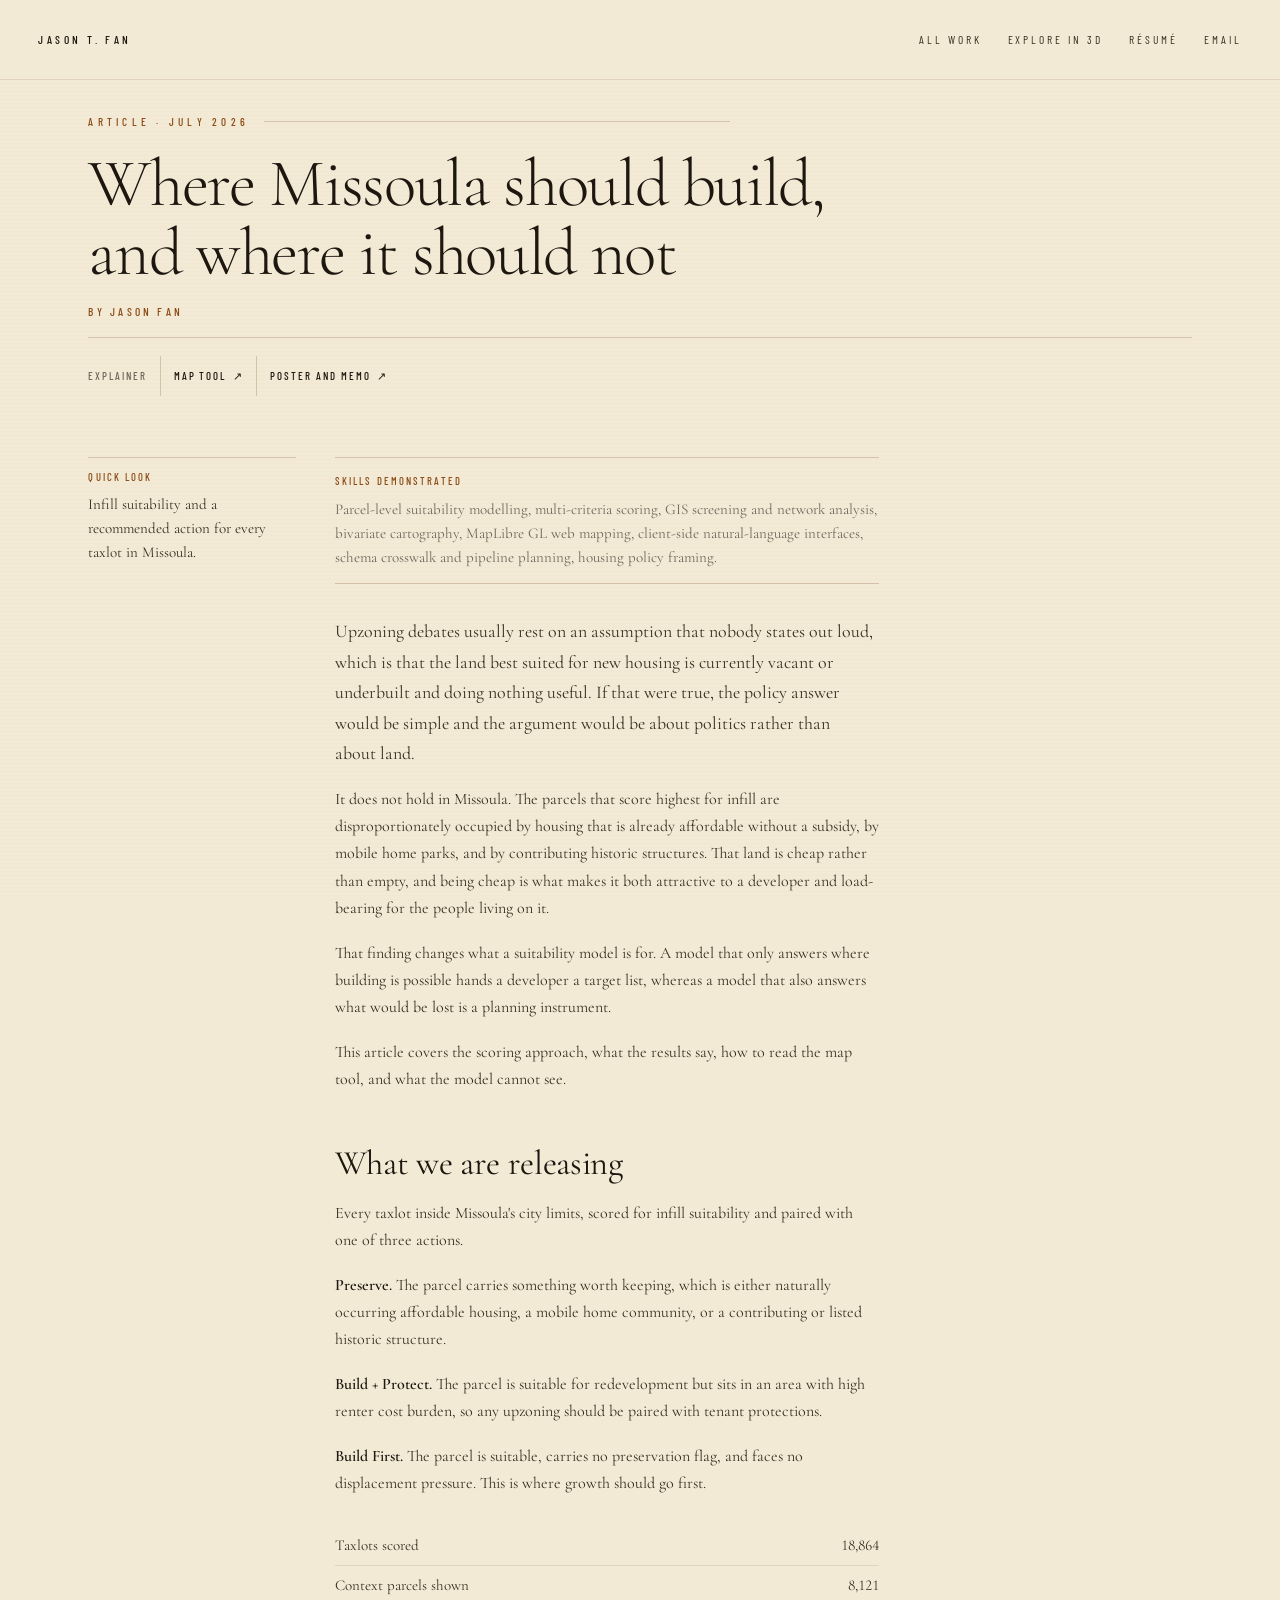
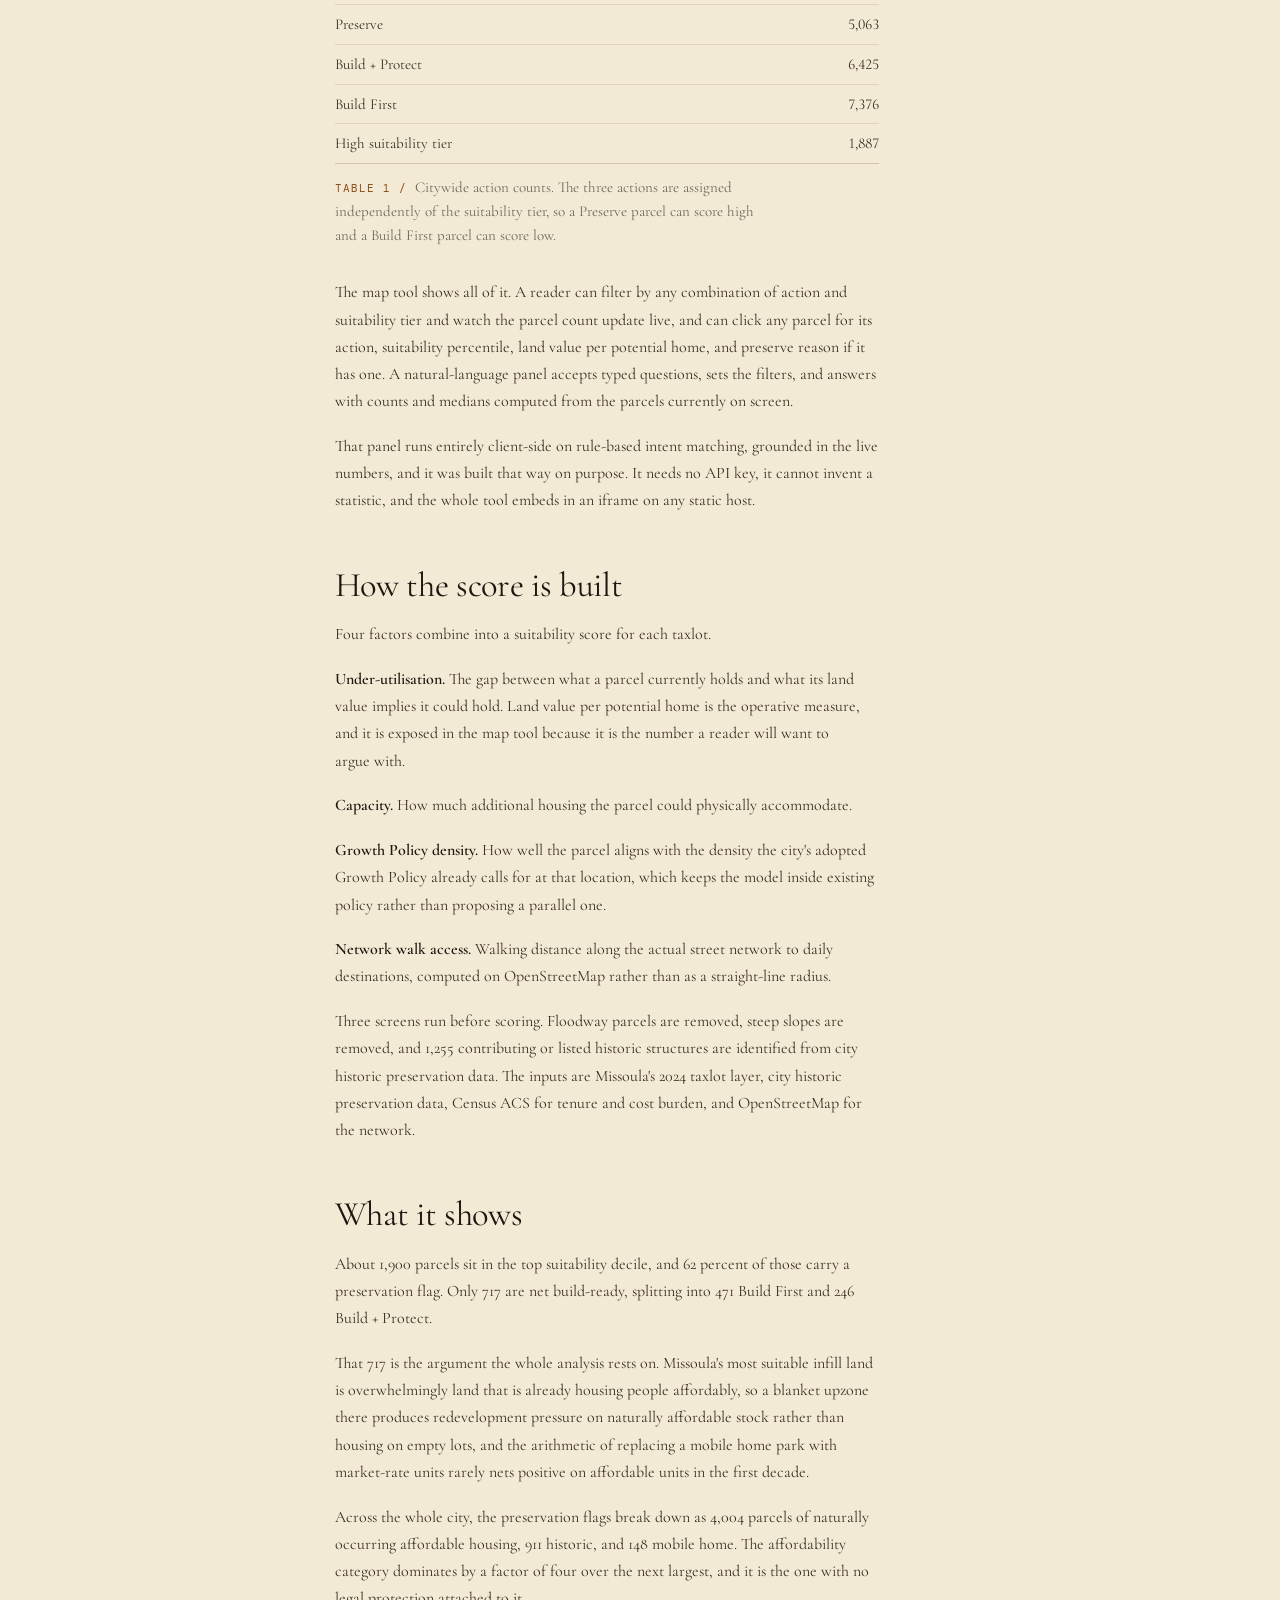
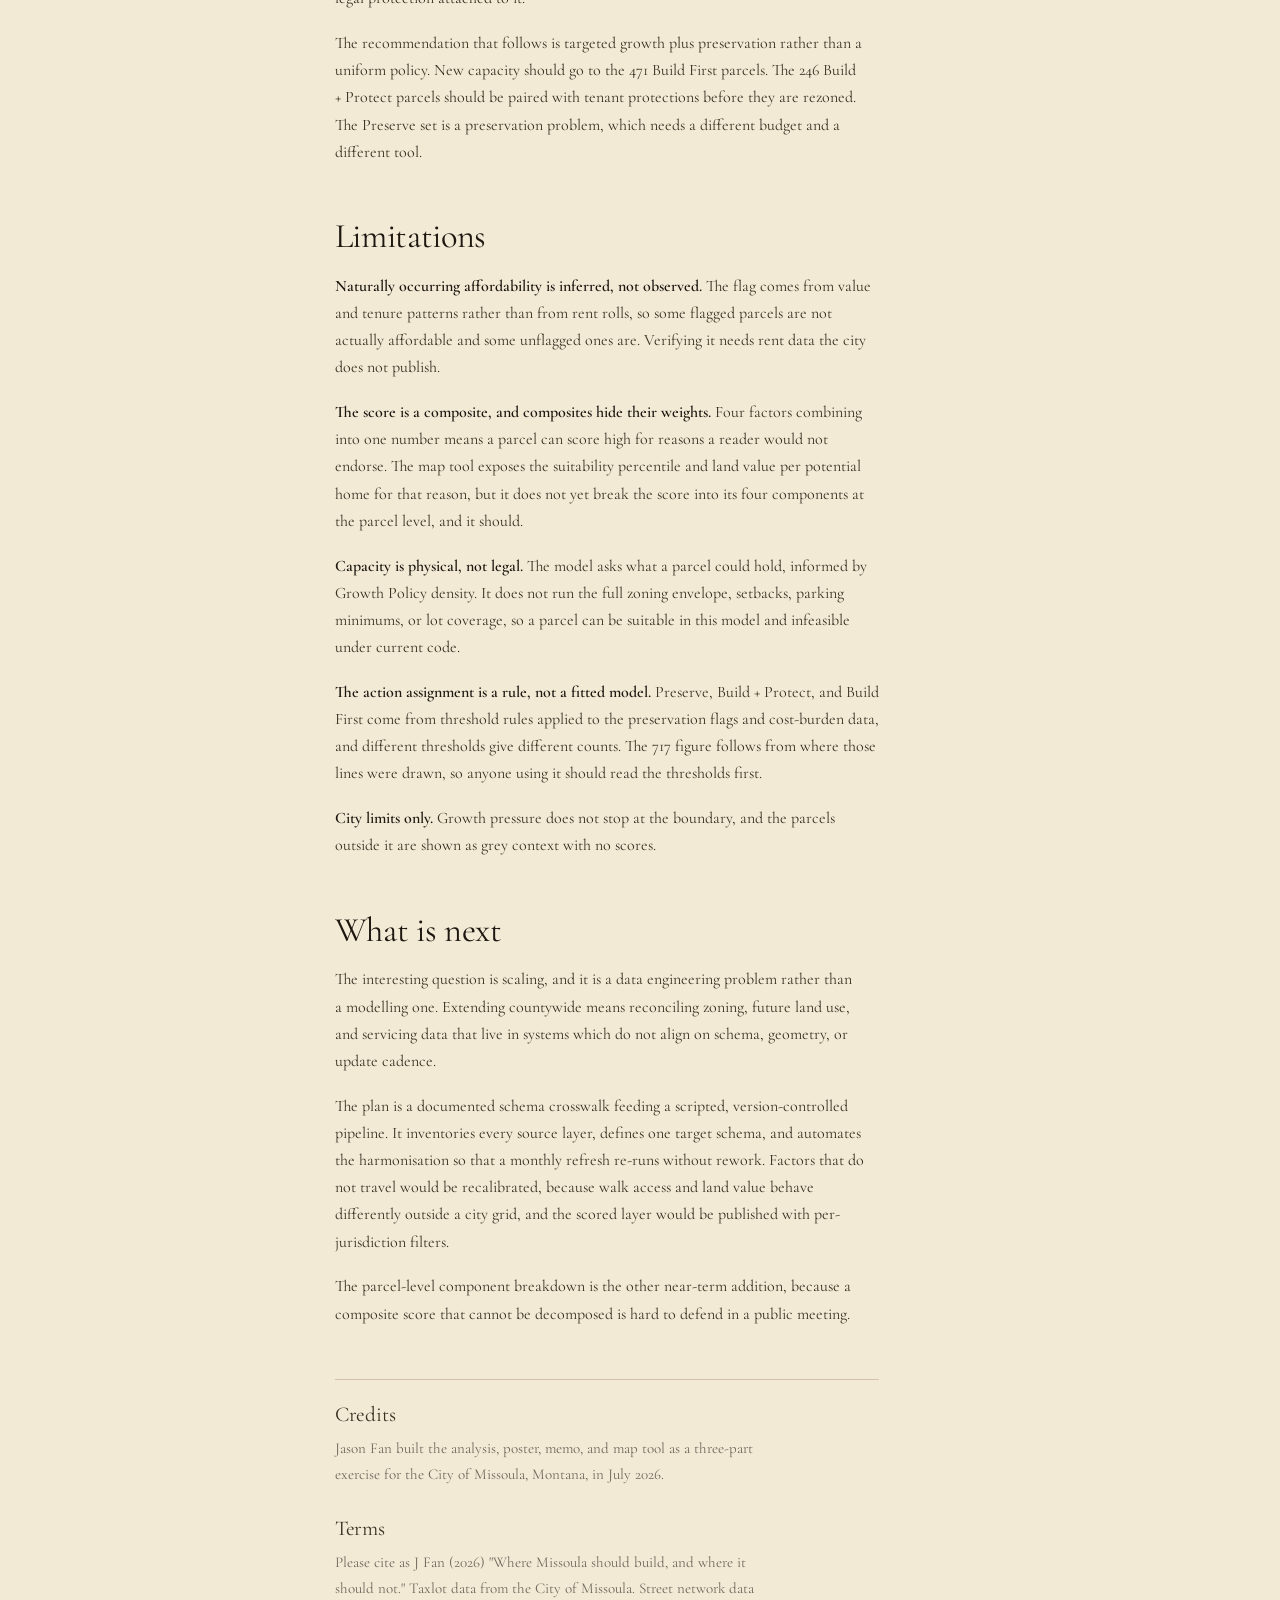
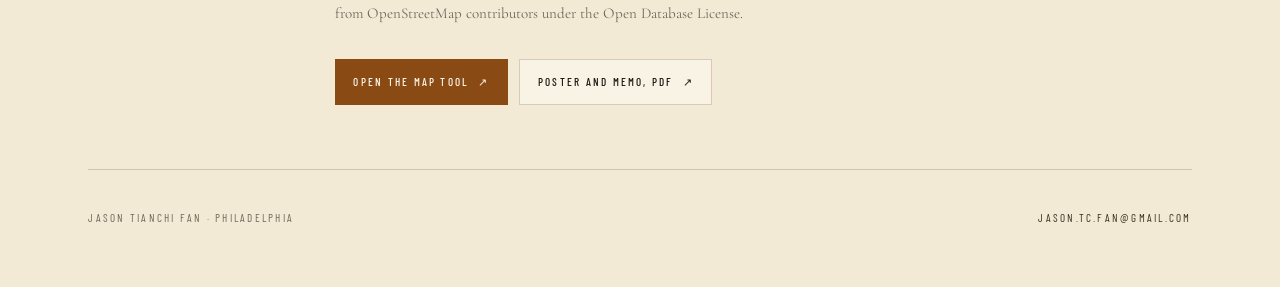
<file: 15_Missoula_Infill/explainer.html>
<!DOCTYPE html>
<html lang="en">
<head>
<meta charset="UTF-8">
<meta name="viewport" content="width=device-width, initial-scale=1.0">
<title>Where Missoula should build, and where it should not &mdash; Jason Tianchi Fan</title>
<meta name="description" content="Scoring 18,864 Missoula taxlots for infill suitability and finding that the highest-scoring land is already carrying the city's unsubsidised affordable housing.">
<link rel="preconnect" href="https://fonts.googleapis.com">
<link rel="preconnect" href="https://fonts.gstatic.com" crossorigin>
<link href="https://fonts.googleapis.com/css2?family=Cormorant+Garamond:ital,wght@0,300;0,400;0,500;0,600;1,300;1,400&family=Barlow+Condensed:wght@300;400;500;600&family=DM+Mono:wght@300;400&display=swap" rel="stylesheet">
<link rel="stylesheet" href="../page.css?v=20260809a">
</head>
<body>

<header class="topbar">
  <a class="home" href="../index.html">Jason T. Fan</a>
  <nav aria-label="Primary">
    <a href="../index.html">All work</a>
    <a href="../explore.html">Explore in 3D</a>
    <a href="../Jason_Fan_Resume.pdf" target="_blank" rel="noopener">Résumé</a>
    <a href="mailto:jason.tc.fan@gmail.com">Email</a>
  </nav>
</header>

<div class="wrap">

  <div class="page-head">
    <div class="eyebrow">Article · July 2026</div>
    <h1>Where Missoula should build, and where it should not</h1>
    <p class="role">By Jason Fan</p>
    <nav class="article-nav" aria-label="This project">
      <a href="./explainer.html" aria-current="page">Explainer</a>
      <a href="./web_map/index.html" target="_blank" rel="noopener">Map tool <span aria-hidden="true">↗</span></a>
      <a href="./Missoula_Infill_Suitability.pdf" target="_blank" rel="noopener">Poster and memo <span aria-hidden="true">↗</span></a>
    </nav>
  </div>

  <div class="article-body">

    <p class="quicklook"><span class="quicklook-k">Quick look</span>Infill suitability and a recommended action for every taxlot in Missoula.</p>

    <div class="measure">

      <div class="skillset">
        <span class="skillset-k">Skills demonstrated</span>
        <p>Parcel-level suitability modelling, multi-criteria scoring, GIS screening and network analysis, bivariate cartography, MapLibre GL web mapping, client-side natural-language interfaces, schema crosswalk and pipeline planning, housing policy framing.</p>
      </div>

      <p class="standfirst">Upzoning debates usually rest on an assumption that nobody states out loud, which is that the land best suited for new housing is currently vacant or underbuilt and doing nothing useful. If that were true, the policy answer would be simple and the argument would be about politics rather than about land.</p>

      <p>It does not hold in Missoula. The parcels that score highest for infill are disproportionately occupied by housing that is already affordable without a subsidy, by mobile home parks, and by contributing historic structures. That land is cheap rather than empty, and being cheap is what makes it both attractive to a developer and load-bearing for the people living on it.</p>

      <p>That finding changes what a suitability model is for. A model that only answers where building is possible hands a developer a target list, whereas a model that also answers what would be lost is a planning instrument.</p>

      <p>This article covers the scoring approach, what the results say, how to read the map tool, and what the model cannot see.</p>

      <h2>What we are releasing</h2>

      <p>Every taxlot inside Missoula's city limits, scored for infill suitability and paired with one of three actions.</p>

      <p><strong>Preserve.</strong> The parcel carries something worth keeping, which is either naturally occurring affordable housing, a mobile home community, or a contributing or listed historic structure.</p>

      <p><strong>Build + Protect.</strong> The parcel is suitable for redevelopment but sits in an area with high renter cost burden, so any upzoning should be paired with tenant protections.</p>

      <p><strong>Build First.</strong> The parcel is suitable, carries no preservation flag, and faces no displacement pressure. This is where growth should go first.</p>

      <div class="table-scroll">
        <table class="data-table">
          <tbody>
            <tr><td>Taxlots scored</td><td>18,864</td></tr>
            <tr><td>Context parcels shown</td><td>8,121</td></tr>
            <tr><td>Preserve</td><td>5,063</td></tr>
            <tr><td>Build + Protect</td><td>6,425</td></tr>
            <tr><td>Build First</td><td>7,376</td></tr>
            <tr><td>High suitability tier</td><td>1,887</td></tr>
          </tbody>
        </table>
      </div>
      <p class="tabcap"><span class="tabcap-k">Table 1 /</span>Citywide action counts. The three actions are assigned independently of the suitability tier, so a Preserve parcel can score high and a Build First parcel can score low.</p>

      <p>The map tool shows all of it. A reader can filter by any combination of action and suitability tier and watch the parcel count update live, and can click any parcel for its action, suitability percentile, land value per potential home, and preserve reason if it has one. A natural-language panel accepts typed questions, sets the filters, and answers with counts and medians computed from the parcels currently on screen.</p>

      <p>That panel runs entirely client-side on rule-based intent matching, grounded in the live numbers, and it was built that way on purpose. It needs no API key, it cannot invent a statistic, and the whole tool embeds in an iframe on any static host.</p>

      <h2>How the score is built</h2>

      <p>Four factors combine into a suitability score for each taxlot.</p>

      <p><strong>Under-utilisation.</strong> The gap between what a parcel currently holds and what its land value implies it could hold. Land value per potential home is the operative measure, and it is exposed in the map tool because it is the number a reader will want to argue with.</p>

      <p><strong>Capacity.</strong> How much additional housing the parcel could physically accommodate.</p>

      <p><strong>Growth Policy density.</strong> How well the parcel aligns with the density the city's adopted Growth Policy already calls for at that location, which keeps the model inside existing policy rather than proposing a parallel one.</p>

      <p><strong>Network walk access.</strong> Walking distance along the actual street network to daily destinations, computed on OpenStreetMap rather than as a straight-line radius.</p>

      <p>Three screens run before scoring. Floodway parcels are removed, steep slopes are removed, and 1,255 contributing or listed historic structures are identified from city historic preservation data. The inputs are Missoula's 2024 taxlot layer, city historic preservation data, Census ACS for tenure and cost burden, and OpenStreetMap for the network.</p>

      <h2>What it shows</h2>

      <p>About 1,900 parcels sit in the top suitability decile, and 62 percent of those carry a preservation flag. Only 717 are net build-ready, splitting into 471 Build First and 246 Build + Protect.</p>

      <p>That 717 is the argument the whole analysis rests on. Missoula's most suitable infill land is overwhelmingly land that is already housing people affordably, so a blanket upzone there produces redevelopment pressure on naturally affordable stock rather than housing on empty lots, and the arithmetic of replacing a mobile home park with market-rate units rarely nets positive on affordable units in the first decade.</p>

      <p>Across the whole city, the preservation flags break down as 4,004 parcels of naturally occurring affordable housing, 911 historic, and 148 mobile home. The affordability category dominates by a factor of four over the next largest, and it is the one with no legal protection attached to it.</p>

      <p>The recommendation that follows is targeted growth plus preservation rather than a uniform policy. New capacity should go to the 471 Build First parcels. The 246 Build + Protect parcels should be paired with tenant protections before they are rezoned. The Preserve set is a preservation problem, which needs a different budget and a different tool.</p>

      <h2>Limitations</h2>

      <p><strong>Naturally occurring affordability is inferred, not observed.</strong> The flag comes from value and tenure patterns rather than from rent rolls, so some flagged parcels are not actually affordable and some unflagged ones are. Verifying it needs rent data the city does not publish.</p>

      <p><strong>The score is a composite, and composites hide their weights.</strong> Four factors combining into one number means a parcel can score high for reasons a reader would not endorse. The map tool exposes the suitability percentile and land value per potential home for that reason, but it does not yet break the score into its four components at the parcel level, and it should.</p>

      <p><strong>Capacity is physical, not legal.</strong> The model asks what a parcel could hold, informed by Growth Policy density. It does not run the full zoning envelope, setbacks, parking minimums, or lot coverage, so a parcel can be suitable in this model and infeasible under current code.</p>

      <p><strong>The action assignment is a rule, not a fitted model.</strong> Preserve, Build + Protect, and Build First come from threshold rules applied to the preservation flags and cost-burden data, and different thresholds give different counts. The 717 figure follows from where those lines were drawn, so anyone using it should read the thresholds first.</p>

      <p><strong>City limits only.</strong> Growth pressure does not stop at the boundary, and the parcels outside it are shown as grey context with no scores.</p>

      <h2>What is next</h2>

      <p>The interesting question is scaling, and it is a data engineering problem rather than a modelling one. Extending countywide means reconciling zoning, future land use, and servicing data that live in systems which do not align on schema, geometry, or update cadence.</p>

      <p>The plan is a documented schema crosswalk feeding a scripted, version-controlled pipeline. It inventories every source layer, defines one target schema, and automates the harmonisation so that a monthly refresh re-runs without rework. Factors that do not travel would be recalibrated, because walk access and land value behave differently outside a city grid, and the scored layer would be published with per-jurisdiction filters.</p>

      <p>The parcel-level component breakdown is the other near-term addition, because a composite score that cannot be decomposed is hard to defend in a public meeting.</p>

      <div class="backmatter">
        <h2>Credits</h2>
        <p>Jason Fan built the analysis, poster, memo, and map tool as a three-part exercise for the City of Missoula, Montana, in July 2026.</p>

        <h2>Terms</h2>
        <p>Please cite as J Fan (2026) "Where Missoula should build, and where it should not." Taxlot data from the City of Missoula. Street network data from OpenStreetMap contributors under the Open Database License.</p>
      </div>

      <div class="btn-row">
        <a class="btn primary" href="./web_map/index.html" target="_blank" rel="noopener">Open the map tool <span aria-hidden="true">↗</span></a>
        <a class="btn" href="./Missoula_Infill_Suitability.pdf" target="_blank" rel="noopener">Poster and memo, PDF <span aria-hidden="true">↗</span></a>
      </div>

    </div>
  </div>

  <div class="page-foot">
    <span>Jason Tianchi Fan · Philadelphia</span>
    <span><a href="mailto:jason.tc.fan@gmail.com">jason.tc.fan@gmail.com</a></span>
  </div>

</div>

</body>
</html>
</file>
<file: page.css>
/* ─────────────────────────────────────────────────────────────
   Shared styles for the flat reading pages (work index, case
   studies). Same palette and type as the 3D site, but a plain
   scrolling document: no canvas, no custom cursor, fast to scan.
   ───────────────────────────────────────────────────────────── */

:root {
  --paper-1: #f3ead6;
  --paper-2: #ede2c9;
  --paper-glass: rgba(243, 234, 214, 0.94);
  --ink-1: #1d1710;
  --ink-2: #3a2f20;
  --ink-3: rgba(29, 23, 16, 0.62);
  --ink-4: rgba(29, 23, 16, 0.55);
  /* --terra is the drawing ink: rules, brackets, registration marks, display
     italics. It measures 3.6:1 on paper, so it is never used for small text.
     --terra-text is the same hue taken to 5.9:1 for anything readable. */
  --terra: #b8651e;
  --terra-text: #8a4a14;
  --terra-deep: #8a4a14;
  --rule-1: rgba(110, 58, 26, 0.22);
  --rule-2: rgba(110, 58, 26, 0.12);
  --serif: 'Cormorant Garamond', 'EB Garamond', Georgia, serif;
  --cond:  'Barlow Condensed', 'Oswald', sans-serif;
  --mono:  'DM Mono', 'IBM Plex Mono', monospace;
}

*, *::before, *::after { box-sizing: border-box; margin: 0; padding: 0; }

body {
  background: var(--paper-1);
  color: var(--ink-1);
  font-family: var(--serif);
  -webkit-font-smoothing: antialiased;
  line-height: 1.7;
}

/* Background paper texture, matching the main site's feel */
body::before {
  content: '';
  position: fixed; inset: 0;
  pointer-events: none; z-index: 0;
  background:
    repeating-linear-gradient(0deg, rgba(110,58,26,0.028) 0 1px, transparent 1px 4px);
  opacity: 0.6;
}

.wrap { position: relative; z-index: 1; max-width: 1180px; margin: 0 auto; padding: 0 2.4rem; }
.measure { max-width: 68ch; }

/* Anchors sit under a sticky bar, so give every jump target its own headroom */
.sec, [id^="w"] { scroll-margin-top: 5.5rem; }

.skip {
  position: absolute; left: 0.6rem; top: 0.6rem; z-index: 40;
  transform: translateY(-160%);
  font-family: var(--cond); font-size: 0.72rem;
  letter-spacing: 0.2em; text-transform: uppercase; font-weight: 500;
  color: var(--ink-1); background: var(--paper-1);
  border: 1px solid var(--terra);
  padding: 0.7rem 1rem; text-decoration: none;
  transition: transform .18s ease;
}
.skip:focus { transform: translateY(0); }

/* ─── Top bar ─── */
.topbar {
  position: sticky; top: 0; z-index: 20;
  display: flex; align-items: center; justify-content: space-between;
  gap: 1.4rem;
  padding: 1.1rem 2.4rem;
  background: var(--paper-glass);
  backdrop-filter: blur(6px);
  -webkit-backdrop-filter: blur(6px);
  border-bottom: 1px solid var(--rule-2);
  font-family: var(--cond);
  font-size: 0.72rem;
  letter-spacing: 0.26em;
  text-transform: uppercase;
}
.topbar a {
  color: var(--ink-2); text-decoration: none; transition: color .2s;
  /* the padding is the tap target, so these clear 44px on a phone */
  display: inline-flex; align-items: center; min-height: 44px;
}
.topbar a:hover { color: var(--terra-text); }
.topbar nav { display: flex; gap: 1.6rem; }
.topbar .home { font-weight: 500; letter-spacing: 0.3em; color: var(--ink-1); }

/* ─── Page head ─── */
.eyebrow {
  font-family: var(--cond);
  font-size: 0.7rem;
  letter-spacing: 0.38em;
  text-transform: uppercase;
  color: var(--terra-text);
  font-weight: 500;
  /* the rule is a grid track rather than a flex child, so it cannot collapse
     to a stub when the label wraps to two lines on a narrow screen */
  display: grid; grid-template-columns: auto minmax(2rem, 1fr);
  align-items: center; gap: 0.9rem;
  margin-bottom: 1.2rem;
}
.eyebrow::after { content: ''; height: 1px; background: var(--rule-1); }

h1 {
  font-family: var(--serif);
  font-size: clamp(2.4rem, 6vw, 4.2rem);
  font-weight: 300;
  line-height: 1.02;
  letter-spacing: -0.02em;
  text-wrap: balance;
  margin-bottom: 1.1rem;
}
h1 em { font-style: italic; color: var(--terra); }

/* The author line under the name. It is the title block's author field, so it
   takes the label voice rather than another size of the serif. */
.role {
  font-family: var(--cond);
  font-size: 0.72rem;
  letter-spacing: 0.28em;
  text-transform: uppercase;
  font-weight: 500;
  color: var(--terra-text);
  margin: 0.9rem 0 0;
  padding-bottom: 1rem;
  border-bottom: 1px solid var(--rule-1);
}
.role .dot { margin: 0 0.5rem; }

.standfirst {
  font-size: 1.12rem;
  color: var(--ink-2);
  max-width: 62ch;
  text-wrap: pretty;
}

.page-head { padding: 2rem 0 1.4rem; }

/* Metadata strip */
.meta-strip {
  display: grid;
  grid-template-columns: repeat(auto-fit, minmax(160px, 1fr));
  border-top: 1px solid var(--rule-1);
  border-bottom: 1px solid var(--rule-1);
  margin: 2.4rem 0 3rem;
}
.meta-cell { padding: 1rem 1.1rem 1rem 0; border-right: 1px solid var(--rule-2); }
.meta-cell:last-child { border-right: none; }
.meta-k {
  font-family: var(--cond); font-size: 0.66rem; letter-spacing: 0.2em;
  text-transform: uppercase; color: var(--ink-3); margin-bottom: 0.35rem;
}
.meta-v { font-family: var(--serif); font-size: 1rem; color: var(--ink-1); line-height: 1.4; }

/* ─── Body copy ─── */
h2 {
  font-family: var(--serif);
  font-size: clamp(1.6rem, 3vw, 2.15rem);
  font-weight: 400;
  line-height: 1.15;
  letter-spacing: -0.01em;
  margin: 3.2rem 0 1rem;
  text-wrap: balance;
}
h2 em { font-style: italic; color: var(--terra); }
h3 {
  font-family: var(--cond);
  font-size: 0.72rem;
  letter-spacing: 0.28em;
  text-transform: uppercase;
  color: var(--terra-text);
  font-weight: 500;
  margin: 2.2rem 0 0.7rem;
}
p { margin-bottom: 1.1rem; color: var(--ink-2); text-wrap: pretty; }
p strong { color: var(--ink-1); font-weight: 600; }
a { color: var(--terra-text); text-underline-offset: 3px; }
a:hover { color: var(--terra); }

ul.body-list { list-style: none; margin: 0 0 1.3rem; }
ul.body-list li {
  position: relative; padding-left: 1.3rem; margin-bottom: 0.55rem; color: var(--ink-2);
}
ul.body-list li::before {
  content: '—'; position: absolute; left: 0; color: var(--terra);
}

hr.rule { border: none; border-top: 1px solid var(--rule-1); margin: 3rem 0; }

/* Pull-out figure numbers */
.stat-row {
  display: grid;
  grid-template-columns: repeat(auto-fit, minmax(104px, 1fr));
  gap: 0;
  border-top: 1px solid var(--rule-1);
  border-bottom: 1px solid var(--rule-1);
  margin: 2rem 0;
}
.stat {
  padding: 1.1rem 1rem 1.1rem 0;
  border-right: 1px solid var(--rule-2);
  position: relative;
}
.stat:last-child { border-right: none; }
.stat::before {
  content: ''; position: absolute; top: 0; left: 0;
  width: 4px; height: 4px;
  border-top: 1px solid var(--terra); border-left: 1px solid var(--terra);
}
.stat-n {
  font-family: var(--serif); font-size: 1.9rem; font-weight: 300;
  line-height: 1; color: var(--ink-1); font-feature-settings: 'lnum';
}
.stat-l {
  font-family: var(--cond); font-size: 0.66rem; letter-spacing: 0.18em;
  text-transform: uppercase; color: var(--ink-3); margin-top: 0.45rem;
}

/* Callout for the honest / limitations sections */
.callout {
  border-left: 2px solid var(--terra);
  background: rgba(184, 101, 30, 0.045);
  padding: 1.2rem 1.4rem;
  margin: 1.8rem 0;
}
.callout p:last-child { margin-bottom: 0; }

/* ─── Buttons ─── */
.btn-row { display: flex; flex-wrap: wrap; gap: 0.7rem; margin: 2rem 0 0; }
.btn {
  display: inline-flex; align-items: center; gap: 0.55rem;
  min-height: 46px;
  font-family: var(--cond); font-size: 0.7rem;
  letter-spacing: 0.2em; text-transform: uppercase; font-weight: 500;
  text-decoration: none; color: var(--ink-1);
  padding: 0.7rem 1.1rem;
  border: 1px solid var(--rule-1);
  background: rgba(255,252,245,0.5);
  transition: background .2s, border-color .2s, color .2s;
}
.btn:hover { color: var(--terra-text); border-color: var(--terra); background: rgba(255,252,245,0.95); }
.btn.primary { background: var(--terra-deep); border-color: var(--terra-deep); color: #fdf7ec; }
.btn.primary:hover { background: #713c0f; border-color: #713c0f; color: #fff; }

/* ═══ WORK INDEX ═══════════════════════════════════════════════
   An illustrated index. Two large statements set the tone, then a
   dense grid for the rest, then the map posters as full plates. */

/* The masthead is a drawing-sheet title block: the statement on the left, the
   four numbers the work actually earned stacked in a key beside it. Keeping
   them side by side is what lets the first project start inside the fold. */
.page-head {
  display: grid;
  grid-template-columns: minmax(0, 1.55fr) minmax(250px, 1fr);
  gap: 0 3rem;
  align-items: start;
}
.page-head h1 { grid-column: 1 / -1; margin-bottom: 0; }
.page-head .role { grid-column: 1 / -1; }
.page-head .standfirst { grid-column: 1; margin-top: 1.5rem; }
.idx-stats {
  grid-column: 2;
  margin: 1.5rem 0 0;
  grid-template-columns: 1fr;
}
.idx-stats .stat {
  display: grid; grid-template-columns: auto 1fr;
  align-items: baseline; gap: 0 0.9rem;
  padding: 0.5rem 0 0.55rem;
  border-right: none;
  border-bottom: 1px solid var(--rule-2);
}
.idx-stats .stat:last-child { border-bottom: none; }

/* Capability variant of the key. Same frame, dividers, and corner tick, but the
   cell stacks a category over a list instead of setting a numeral beside a
   caption. The list stays mixed case, because ArcGIS Pro and PMTiles carry
   meaning in their capitals that tracked uppercase would flatten. */
.idx-stats--caps .stat { grid-template-columns: 1fr; padding: 0.4rem 0 0.45rem; }
.cap-k {
  font-family: var(--cond); font-size: 0.68rem;
  letter-spacing: 0.13em; text-transform: uppercase; font-weight: 500;
  line-height: 1.2;
  color: var(--terra-text);
}
.cap-v { font-size: 0.94rem; line-height: 1.35; color: var(--ink-2); margin-top: 0.15rem; }

/* Contents. Collapsed it costs one line, so the work still starts high on the
   page; opened it is the sheet index the section registry keeps promising. */
.toc { grid-column: 1 / -1; margin-top: 1.1rem; border-top: 1px solid var(--rule-1); border-bottom: 1px solid var(--rule-1); }
.toc summary {
  display: flex; align-items: center; gap: 0.8rem;
  padding: 0.7rem 0; cursor: pointer;
  font-family: var(--cond); font-size: 0.7rem;
  letter-spacing: 0.22em; text-transform: uppercase; font-weight: 500;
  color: var(--ink-2);
  list-style: none;
}
.toc summary::-webkit-details-marker { display: none; }
.toc summary::before {
  content: '+'; font-family: var(--mono); font-size: 0.8rem;
  color: var(--terra-text); line-height: 1;
}
.toc[open] summary::before { content: '–'; }
.toc summary:hover { color: var(--terra-text); }
.toc-count { margin-left: auto; font-family: var(--mono); font-size: 0.66rem; letter-spacing: 0.1em; color: var(--ink-3); }
.toc-list { list-style: none; margin: 0.2rem 0 1rem; columns: 2; column-gap: 2.4rem; }
.toc-list li {
  display: grid; grid-template-columns: 2.1rem 1fr;
  align-items: baseline; column-gap: 0.5rem;
  break-inside: avoid; padding: 0.3rem 0;
}
.toc-n { font-family: var(--mono); font-size: 0.66rem; color: var(--ink-3); }
.toc-list a { color: var(--ink-1); text-decoration: none; font-size: 0.98rem; line-height: 1.35; }
.toc-list a:hover { color: var(--terra-text); text-decoration: underline; }
.toc-f {
  grid-column: 2;
  font-family: var(--cond); font-size: 0.68rem;
  letter-spacing: 0.16em; text-transform: uppercase; color: var(--ink-3);
}

/* Section rule with number and count */
.sec-head {
  display: flex; align-items: center; gap: 1rem; flex-wrap: wrap;
  margin: 3.4rem 0 1.8rem;
  font-family: var(--cond);
  font-size: 0.72rem;
  letter-spacing: 0.34em;
  text-transform: uppercase;
  font-weight: 500;
  color: var(--terra-text);
}
.sec:first-of-type .sec-head { margin-top: 1.9rem; }
.sec-head .sec-n { font-family: var(--mono); font-size: 0.66rem; letter-spacing: 0.1em; color: var(--ink-3); }
.sec-head .sec-rule { flex: 1; min-width: 1.5rem; height: 1px; background: var(--rule-1); }
.sec-head .sec-count { font-family: var(--mono); font-size: 0.66rem; color: var(--ink-3); letter-spacing: 0.1em; }
.sec-note {
  font-size: 0.94rem; color: var(--ink-3);
  max-width: 60ch; margin: -1.2rem 0 2rem;
}

/* Shared media frame: bracket corners, contained zoom on hover */
.media {
  position: relative;
  display: block;
  overflow: hidden;
  background: var(--paper-2);
  border: 1px solid var(--rule-1);
}
.media img {
  display: block; width: 100%; height: 100%;
  object-fit: cover; object-position: center top;
  transition: transform .7s cubic-bezier(.2,.8,.2,1), filter .4s ease;
}
.media::before, .media::after {
  content: ''; position: absolute; width: 15px; height: 15px;
  opacity: 0; transition: opacity .3s ease; z-index: 2; pointer-events: none;
}
.media::before { top: 7px; left: 7px; border-top: 1.5px solid var(--terra); border-left: 1.5px solid var(--terra); }
.media::after  { bottom: 7px; right: 7px; border-bottom: 1.5px solid var(--terra); border-right: 1.5px solid var(--terra); }

/* Index numeral, sitting over the top edge of the frame */
.num {
  font-family: var(--serif);
  font-size: 2.5rem; font-weight: 300; line-height: 1;
  color: var(--ink-4);
  font-feature-settings: 'lnum';
  transition: color .3s ease;
}

.kicker {
  font-family: var(--cond); font-size: 0.68rem;
  letter-spacing: 0.2em; text-transform: uppercase;
  color: var(--ink-3);
}
.kicker .dot { color: var(--terra-text); margin: 0 0.35rem; }

/* One tag component for every entry, so a reader can tell a live tool from a
   plan book from a map sheet without reading a word of the description. */
.tag {
  margin-left: auto; align-self: center;
  font-family: var(--cond); font-size: 0.66rem;
  letter-spacing: 0.2em; text-transform: uppercase; font-weight: 500;
  color: var(--ink-2); background: var(--paper-2);
  border: 1px solid var(--rule-1);
  padding: 0.2rem 0.5rem;
  white-space: nowrap;
}

.item-title {
  font-family: var(--serif); font-weight: 400; line-height: 1.15;
  letter-spacing: -0.01em; text-wrap: balance;
  /* these titles are h3 elements, which the base sheet sets in condensed caps */
  text-transform: none;
  color: var(--ink-1);
  margin: 0;
  transition: color .25s ease;
}
.item-title a { color: var(--ink-1); text-decoration: none; }

.item-desc { color: var(--ink-2); text-wrap: pretty; margin-top: 0.5rem; margin-bottom: 0; }
/* The method line sits under the plain-language one so a non-specialist can
   stop reading before the statistics start. */
.item-method {
  color: var(--ink-3); text-wrap: pretty;
  font-size: 0.88em; margin: 0.5rem 0 0;
}

.item-links { display: flex; flex-wrap: wrap; gap: 0.5rem; margin-top: 1rem; }
.item-links a {
  display: inline-flex; align-items: center; gap: 0.4rem;
  min-height: 40px;
  font-family: var(--cond); font-size: 0.68rem;
  letter-spacing: 0.18em; text-transform: uppercase; font-weight: 500;
  text-decoration: none; color: var(--ink-1);
  padding: 0.42rem 0.8rem;
  border: 1px solid var(--rule-1);
  background: rgba(255,252,245,0.55);
  transition: background .22s, border-color .22s, color .22s;
}
.item-links a:hover { color: var(--terra-text); border-color: var(--terra); background: rgba(255,252,245,0.95); }
.item-links a.lead { border-color: var(--terra); color: var(--terra-text); }
.item-links a.lead:hover { background: var(--terra-deep); border-color: var(--terra-deep); color: #fdf7ec; }

/* Fourteen works, most opening in a new tab. Without this a reader who comes
   back after four of them has no way to tell where they left off. */
.item-title a:visited { color: var(--ink-3); }
.item-links a:visited { color: var(--ink-3); border-style: dashed; }
.item-links a.lead:visited { color: var(--ink-3); border-color: var(--rule-1); }
.toc-list a:visited { color: var(--ink-3); }

/* ─── Featured rows ─── */
.feature {
  display: grid;
  grid-template-columns: 1.15fr 1fr;
  gap: 3rem;
  align-items: center;
  padding: 1.7rem 0 2.4rem;
  border-top: 1px solid var(--rule-1);
}
.feature--flip .feature-media { order: 2; }
.feature .media { aspect-ratio: 3 / 2; }
.feature:hover .media img { transform: scale(1.035); }
.feature:hover .media::before, .feature:hover .media::after { opacity: 1; }
.feature:hover .item-title a { color: var(--terra-text); }
.feature:hover .num { color: var(--terra); }
.feature-head { display: flex; align-items: baseline; gap: 1rem; margin-bottom: 0.6rem; }
.feature .item-title { font-size: clamp(1.6rem, 2.6vw, 2.15rem); }
.feature .item-desc { font-size: 1.06rem; }

/* ─── Card grid ─── */
.grid-3 {
  display: grid;
  grid-template-columns: repeat(auto-fit, minmax(290px, 1fr));
  gap: 2.4rem 2rem;
  padding-top: 2.4rem;
  border-top: 1px solid var(--rule-1);
}
/* Cards are flex columns so the link row sits on one line across the row,
   however long the descriptions run. */
.card { display: flex; flex-direction: column; }
.card .media { aspect-ratio: 4 / 3; margin-bottom: 0.9rem; }
.card .item-links { margin-top: auto; padding-top: 0.85rem; }
.card:hover .media img { transform: scale(1.05); }
.card:hover .media::before, .card:hover .media::after { opacity: 1; }
.card:hover .item-title a { color: var(--terra-text); }
.card:hover .num { color: var(--terra); }
/* The head row carries a numeral, a kicker, and a tag. Every org name through
   entry eleven left room for all three on one line, but a long one squeezes the
   kicker into a stacked column and drops that card's title below its neighbours'.
   Wrapping sends the tag to its own line instead, and only engages on a row that
   genuinely does not fit, so the shorter heads are untouched. */
.card-head { display: flex; flex-wrap: wrap; align-items: baseline; gap: 0.75rem; row-gap: 0.4rem; margin-bottom: 0.4rem; }
.card .num { font-size: 1.5rem; }
.card .item-title { font-size: 1.22rem; }
.card .item-desc { font-size: 0.94rem; }

/* A designed sheet is not a photograph, so it is matted and shown whole, the
   same rule the cartography plates use. Cropping one cuts its own headline. */
.card--sheet .media {
  padding: 12px;
  background: var(--paper-2);
}
.card--sheet .media img { object-fit: contain; object-position: center center; }
.card--sheet:hover .media img { transform: none; }
.card--sheet:hover .media { background: #e5d8ba; }
.card--sheet .media { transition: background .3s ease; }

/* ─── Cartography plates ─── */
.plates {
  display: grid;
  grid-template-columns: repeat(auto-fit, minmax(400px, 1fr));
  gap: 2.6rem 2.2rem;
  padding-top: 2.4rem;
  border-top: 1px solid var(--rule-1);
}
/* Map sheets are shown whole rather than cropped, matted on the paper tone
   so they read as mounted plates instead of thumbnails. */
.plate .media {
  aspect-ratio: 16 / 10;
  margin-bottom: 1rem;
  padding: 14px;
  background: var(--paper-2);
}
.plate .media { transition: background .3s ease; }
.plate .media img { object-fit: contain; object-position: center center; }
/* No zoom on a map sheet. Scaling it resamples the exact craft being judged. */
.plate:hover .media { background: #e5d8ba; }
.plate:hover .media::before, .plate:hover .media::after { opacity: 1; }
.plate:hover .item-title a { color: var(--terra-text); }
.plate:hover .num { color: var(--terra); }
.plate .item-title { font-size: 1.32rem; }
.plate .item-desc { font-size: 0.94rem; }

/* ─── The site itself, entry eleven ─── */
.colophon {
  display: grid;
  grid-template-columns: 1.15fr 1fr;
  gap: 3rem;
  align-items: center;
  padding: 2.4rem 0;
  border-top: 1px solid var(--rule-1);
  text-decoration: none;
  color: inherit;
}
.colophon-art {
  border: 1px solid var(--rule-1);
  overflow: hidden;
  position: relative;
  background: var(--paper-2);
}
.colophon-art svg { display: block; width: 100%; height: auto; }
.colophon-art::before, .colophon-art::after {
  content: ''; position: absolute; width: 15px; height: 15px;
  opacity: 0; transition: opacity .3s ease;
}
.colophon-art::before { top: 7px; left: 7px; border-top: 1.5px solid var(--terra); border-left: 1.5px solid var(--terra); }
.colophon-art::after { bottom: 7px; right: 7px; border-bottom: 1.5px solid var(--terra); border-right: 1.5px solid var(--terra); }
.colophon:hover .colophon-art::before,
.colophon:hover .colophon-art::after { opacity: 1; }
.colophon:hover .item-title a { color: var(--terra-text); }
.colophon:hover .num { color: var(--terra); }
.colophon .item-title { font-size: clamp(1.5rem, 2.4vw, 1.95rem); }
.colophon .item-desc { font-size: 1.06rem; }

@media (max-width: 880px) {
  .colophon { grid-template-columns: 1fr; gap: 1.4rem; }
}

/* ─── Closing call to action ─── */
.cta-band {
  margin-top: 4.6rem;
  border: 1px solid var(--rule-1);
  background: rgba(255,252,245,0.5);
  padding: 2.4rem 2.2rem;
  position: relative;
}
.cta-band::before, .cta-band::after {
  content: ''; position: absolute; width: 16px; height: 16px;
}
.cta-band::before { top: -1px; left: -1px; border-top: 1.5px solid var(--terra); border-left: 1.5px solid var(--terra); }
.cta-band::after { bottom: -1px; right: -1px; border-bottom: 1.5px solid var(--terra); border-right: 1.5px solid var(--terra); }
.cta-band h2 { margin: 0 0 0.5rem; font-size: clamp(1.5rem, 3vw, 2rem); }
.cta-band p { max-width: 54ch; margin-bottom: 0; }
/* The right half used to be empty at full width. It now carries the two facts
   a hiring reader needs at the moment they decide to write. */
.cta-band { display: grid; grid-template-columns: 1.35fr 1fr; gap: 2.6rem; align-items: start; }
.cta-facts {
  border-left: 1px solid var(--rule-2);
  padding-left: 2rem;
  display: grid; gap: 0.9rem;
}
.cta-facts dt {
  font-family: var(--cond); font-size: 0.68rem;
  letter-spacing: 0.2em; text-transform: uppercase; color: var(--ink-3);
}
.cta-facts dd { font-size: 0.98rem; color: var(--ink-1); line-height: 1.45; margin-top: 0.15rem; }
.cta-facts a { color: var(--ink-1); text-decoration: none; border-bottom: 1px solid var(--rule-1); }
.cta-facts a:hover { color: var(--terra-text); border-color: var(--terra); }

@media (max-width: 880px) {
  .feature { grid-template-columns: 1fr; gap: 1.4rem; }
  .feature--flip .feature-media { order: 0; }
  .plates { grid-template-columns: 1fr; }
  /* a poster needs height on a phone, or it lands as a postage stamp */
  .plate .media { aspect-ratio: 4 / 3; }
  .page-head { grid-template-columns: 1fr; padding: 1.4rem 0 1rem; }
  .role { font-size: 0.68rem; letter-spacing: 0.16em; }
  .role .dot { margin: 0 0.35rem; }
  .standfirst { font-size: 1.06rem; }
  .idx-stats { grid-column: 1; margin: 1.2rem 0 0; }
  .idx-stats .stat { padding: 0.45rem 0 0.5rem; }
  .sec:first-of-type .sec-head { margin-top: 1.5rem; }
  .cta-band { grid-template-columns: 1fr; gap: 1.8rem; }
  .cta-facts { border-left: none; border-top: 1px solid var(--rule-2); padding-left: 0; padding-top: 1.4rem; }
  .toc-list { columns: 1; }
}

/* ─── Footer ─── */
.page-foot {
  margin-top: 4rem;
  border-top: 1px solid var(--rule-1);
  padding: 1.6rem 0 3rem;
  display: flex; flex-wrap: wrap; gap: 1rem; justify-content: space-between;
  font-family: var(--cond); font-size: 0.7rem;
  letter-spacing: 0.2em; text-transform: uppercase; color: var(--ink-3);
  align-items: center;
}
.page-foot a { color: var(--ink-2); text-decoration: none; display: inline-flex; align-items: center; min-height: 44px; }
.page-foot a:hover { color: var(--terra-text); }

:focus-visible { outline: 2px solid var(--terra-deep); outline-offset: 3px; }

@media (max-width: 820px) {
  .wrap, .topbar { padding-left: 1.2rem; padding-right: 1.2rem; }
  .topbar { padding-top: 0.2rem; padding-bottom: 0.2rem; flex-wrap: wrap; gap: 0.4rem 1rem; }
  .topbar nav { gap: 1.1rem; }
  .topbar { font-size: 0.66rem; letter-spacing: 0.14em; }
  .item-links a { min-height: 44px; }
  .sec-head { letter-spacing: 0.24em; }
}

/* === article layer ===
   One interior page type on top of the case-study sheet: the project explainer,
   an argument carrying figures and tables. Everything below is built from the
   tokens already declared at the top of this file. No new colour, face, or size
   enters here. */

/* ─── Article nav ───
   A row of hairline-separated links under the page head, pointing at the other
   surfaces for the same project. Every project has a different set, so the
   separator is drawn by the sibling combinator and disappears with the link. */
.article-nav {
  grid-column: 1 / -1;
  display: flex; flex-wrap: wrap; align-items: center;
  margin-top: 1.1rem;
  font-family: var(--cond); font-size: 0.68rem;
  letter-spacing: 0.18em; text-transform: uppercase; font-weight: 500;
}
.article-nav a {
  display: inline-flex; align-items: center; gap: 0.4rem;
  min-height: 40px; padding-right: 0.8rem;
  color: var(--ink-1); text-decoration: none;
  transition: color .2s;
}
.article-nav a + a { border-left: 1px solid var(--rule-1); padding-left: 0.8rem; }
.article-nav a:hover { color: var(--terra-text); }
.article-nav a[aria-current="page"] { color: var(--ink-3); }

/* ─── Article body ───
   A two-track grid: a margin rail for the quick look, then the reading column.
   The rail collapses at the existing 880px breakpoint, where the quick look
   stacks above the body because it is first in the source order. */
.article-body {
  display: grid;
  grid-template-columns: minmax(0, 13rem) minmax(0, 1fr);
  column-gap: 2.4rem;
  align-items: start;
  margin-top: 2.4rem;
}

.quicklook {
  border-top: 1px solid var(--rule-1);
  padding-top: 0.7rem;
  margin-bottom: 1.8rem;
  font-size: 0.94rem; line-height: 1.6;
  color: var(--ink-2);
  text-wrap: pretty;
}
.quicklook-k {
  display: block;
  font-family: var(--cond); font-size: 0.66rem;
  letter-spacing: 0.2em; text-transform: uppercase; font-weight: 500;
  color: var(--terra-text);
  margin-bottom: 0.35rem;
}

/* ─── Tables ───
   Hairline rules, no zebra, first column left and the rest right, because the
   rest are almost always numbers. Descriptive tables take --text and stay left.
   The scroll container is what keeps a five-column table off the edge of a
   360px screen. */
.table-scroll { overflow-x: auto; margin: 1.8rem 0 0; }
.data-table {
  width: 100%;
  border-collapse: collapse;
  font-size: 0.94rem; line-height: 1.4;
  color: var(--ink-2);
  font-feature-settings: 'lnum', 'tnum';
}
.data-table th {
  font-family: var(--cond); font-size: 0.66rem;
  letter-spacing: 0.18em; text-transform: uppercase; font-weight: 500;
  color: var(--ink-3);
  padding: 0 0.9rem 0.5rem 0;
  border-bottom: 1px solid var(--rule-1);
  text-align: left; white-space: nowrap;
}
.data-table td {
  padding: 0.55rem 0.9rem 0.55rem 0;
  border-bottom: 1px solid var(--rule-2);
  text-align: left;
}
.data-table tr:last-child td { border-bottom: 1px solid var(--rule-1); }
.data-table th:last-child, .data-table td:last-child { padding-right: 0; }
.data-table th:not(:first-child), .data-table td:not(:first-child) { text-align: right; }
.data-table--text th:not(:first-child), .data-table--text td:not(:first-child) { text-align: left; }
.data-table code { font-family: var(--mono); font-size: 0.9em; color: var(--ink-1); }

/* ─── Captions ───
   A run-in register label, then the sentence. The caption carries the reading
   rather than the title, so it is allowed to run to three lines. */
.tabcap {
  font-size: 0.94rem; line-height: 1.6;
  color: var(--ink-3);
  max-width: 60ch;
  margin: 0.7rem 0 2rem;
  text-wrap: pretty;
}
.tabcap-k {
  font-family: var(--mono); font-size: 0.66rem;
  letter-spacing: 0.1em; text-transform: uppercase;
  color: var(--terra-text);
  margin-right: 0.5rem;
}

/* ─── Skills block ───
   Credential matter, lifted to the head of the reading column so a hiring
   reader meets it before the argument starts. Ruled top and bottom rather
   than boxed, so it reads as a title-block field and not as a callout. */
.skillset {
  border-top: 1px solid var(--rule-1);
  border-bottom: 1px solid var(--rule-1);
  padding: 0.9rem 0;
  margin: 0 0 2rem;
}
.skillset-k {
  display: block;
  font-family: var(--cond); font-size: 0.66rem;
  letter-spacing: 0.2em; text-transform: uppercase; font-weight: 500;
  color: var(--terra-text);
  margin-bottom: 0.4rem;
}
.skillset p {
  font-size: 0.94rem; line-height: 1.6;
  color: var(--ink-3);
  margin-bottom: 0;
}

/* ─── Ordered body list ───
   The dash bullet is wrong for a pipeline whose steps run in order, so the
   ordered variant swaps it for a register numeral on the same indent. */
ol.body-list { list-style: none; counter-reset: bl; margin: 0 0 1.3rem; }
ol.body-list li {
  position: relative; padding-left: 1.8rem; margin-bottom: 0.55rem;
  color: var(--ink-2);
}
ol.body-list li::before {
  counter-increment: bl; content: counter(bl) '.';
  position: absolute; left: 0; top: 0.15rem;
  font-family: var(--mono); font-size: 0.66rem; color: var(--terra-text);
}

/* Inline code in running prose, for a task or table name */
.measure code { font-family: var(--mono); font-size: 0.9em; color: var(--ink-1); }

/* ─── Back matter ───
   Credits and terms close an explainer. They are record rather than argument,
   so they drop to the title step and the secondary ink. */
.backmatter { border-top: 1px solid var(--rule-1); margin-top: 3.2rem; }
.backmatter h2 { font-size: 1.32rem; color: var(--ink-2); margin: 1.8rem 0 0.6rem; }
.backmatter h2:first-child { margin-top: 1.4rem; }
.backmatter p { font-size: 0.94rem; color: var(--ink-3); max-width: 60ch; }

@media (max-width: 880px) {
  /* minmax(0,…) rather than 1fr: a bare 1fr track takes an auto minimum, so a
     wide .data-table would push the column past the viewport instead of
     scrolling inside its own container. */
  .article-body { grid-template-columns: minmax(0, 1fr); margin-top: 1.6rem; }
  .quicklook { margin-bottom: 1.4rem; }
}
@media (max-width: 820px) {
  .article-nav a { min-height: 44px; }
}
/* === end article layer === */

/* Hiring readers print candidate pages more than the web assumes */
@media print {
  .topbar, .skip, .cta-band .btn-row { display: none; }
  body { background: #fff; }
  body::before { display: none; }
  .toc[open] summary::before, .toc summary { display: none; }
  .toc-list { columns: 2; }
  .wrap { max-width: none; padding: 0; }
  .media, .colophon-art { border-color: #bbb; }
  .feature, .colophon { break-inside: avoid; }
  .card, .plate { break-inside: avoid; }
  .item-links a::after { content: ' (' attr(href) ')'; font-family: var(--serif); text-transform: none; letter-spacing: 0; }
}

@media (prefers-reduced-motion: reduce) {
  *, *::before, *::after { transition-duration: 0.01ms !important; animation-duration: 0.01ms !important; }
}
</file>
